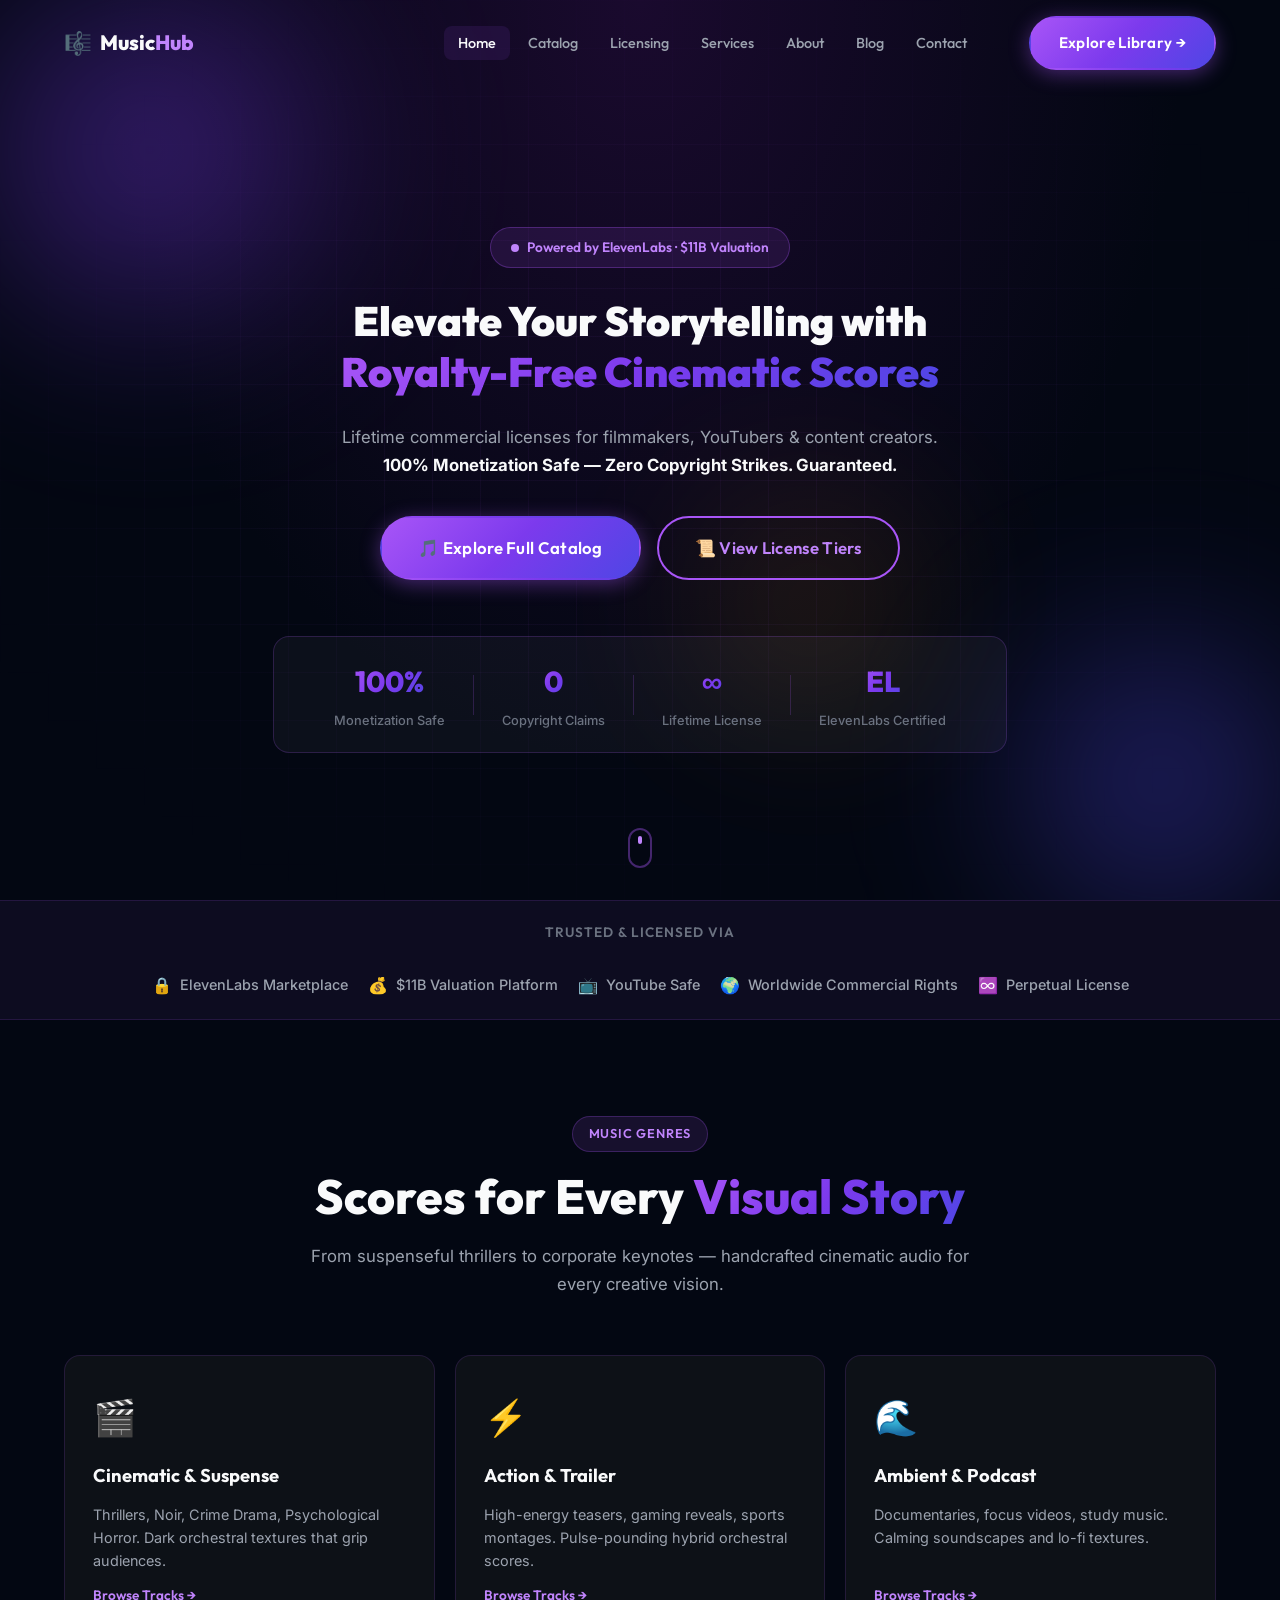
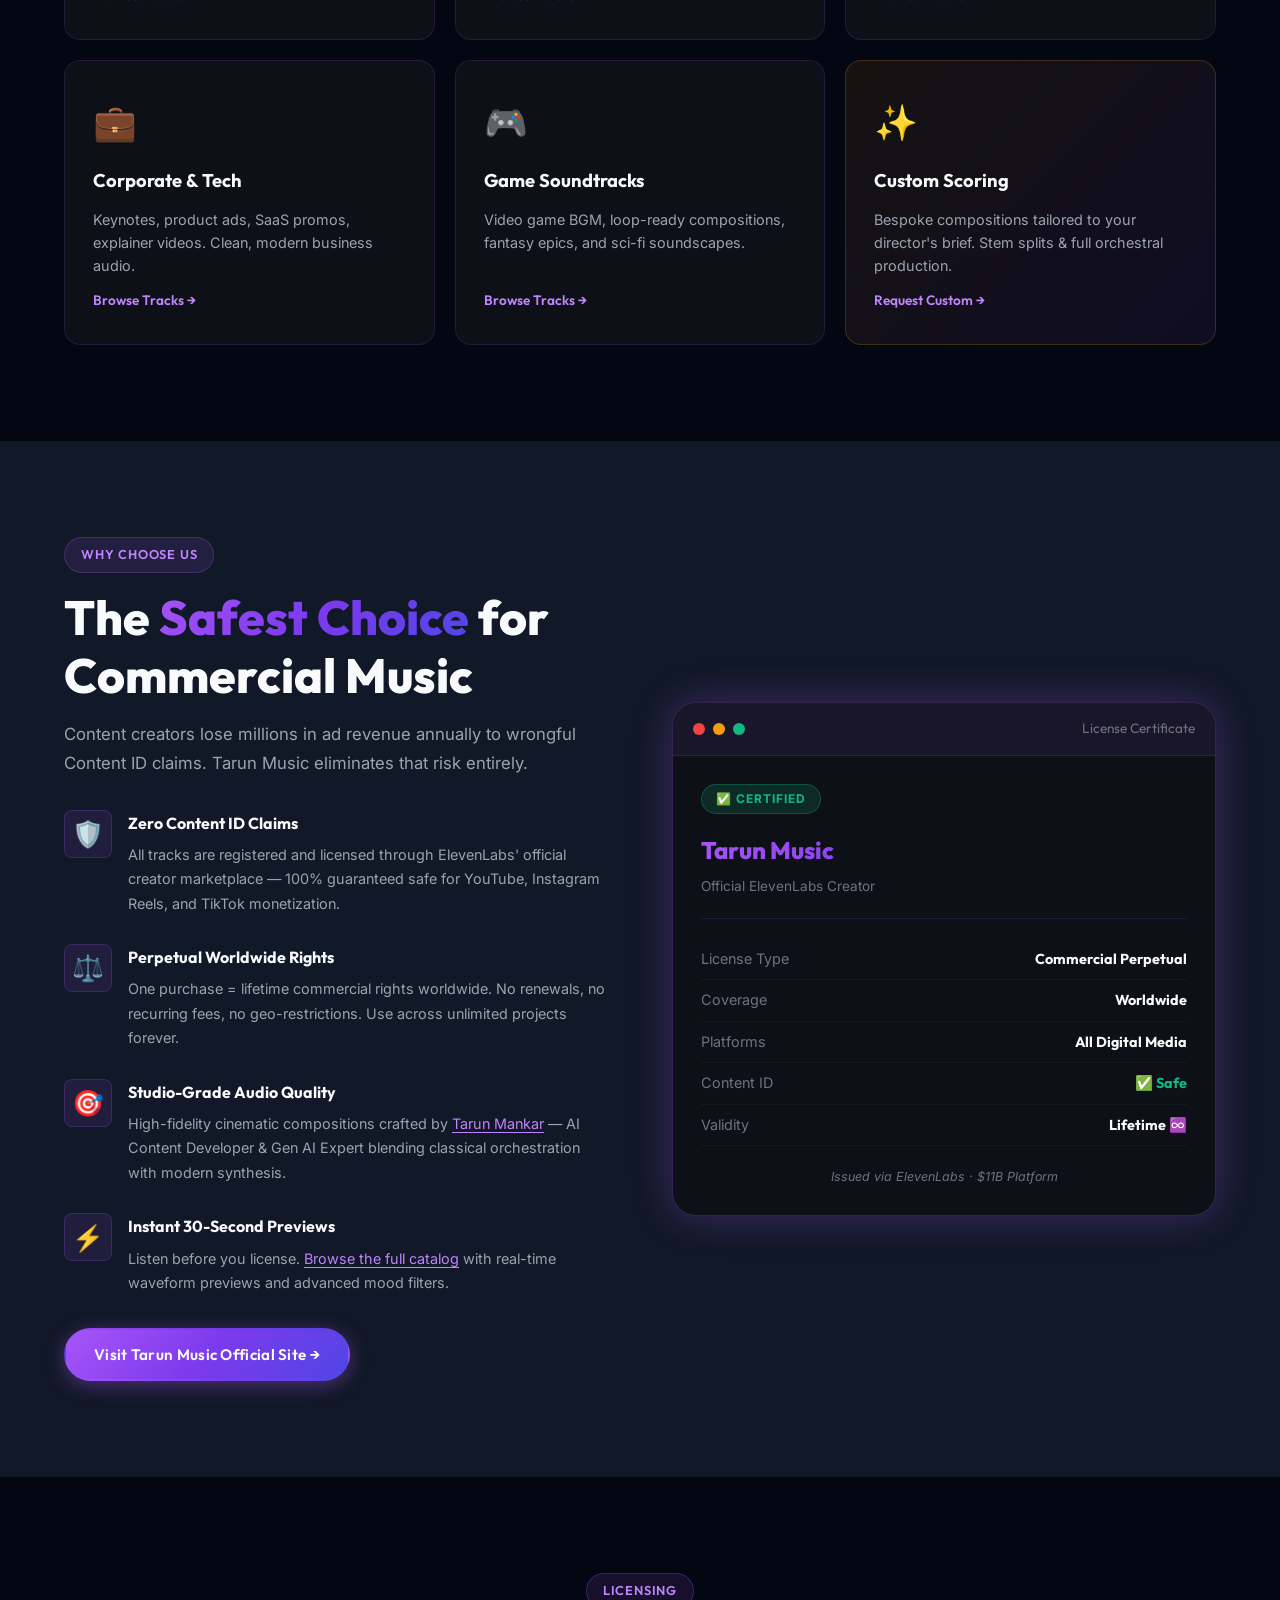
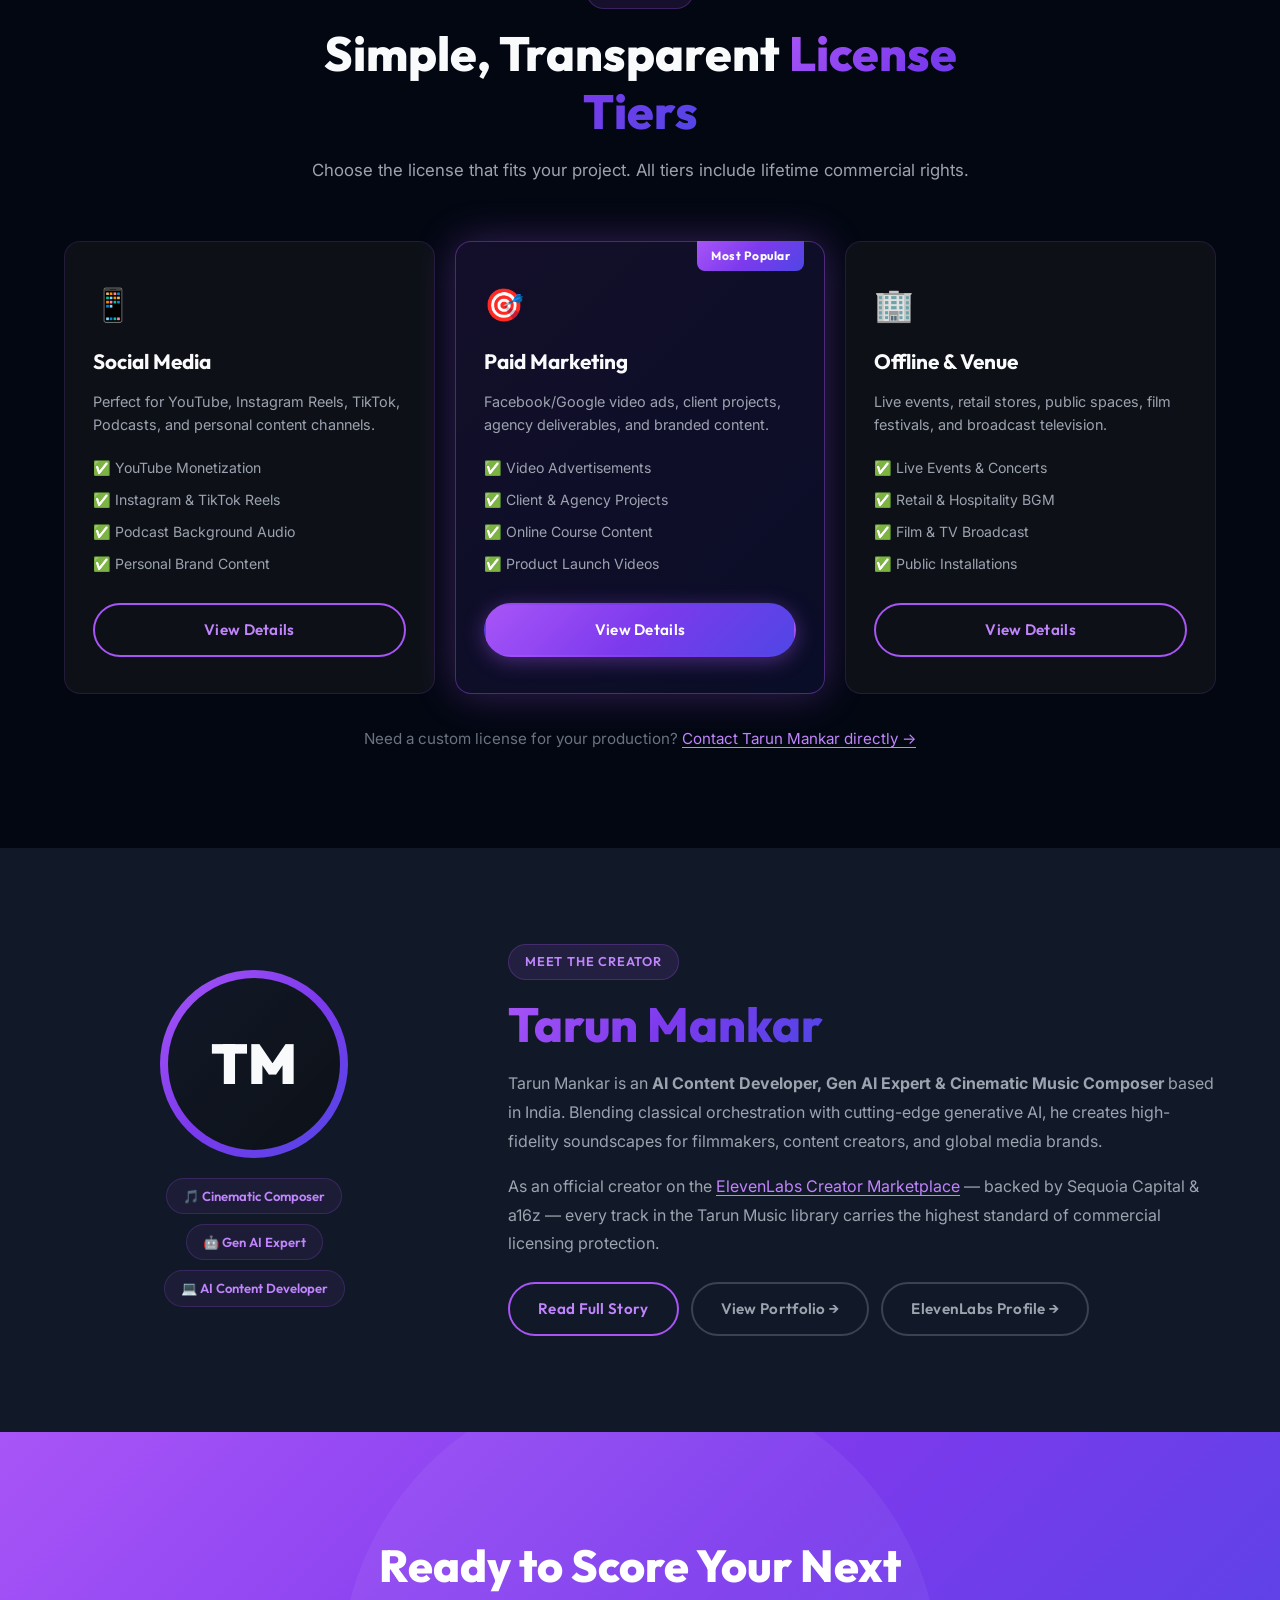
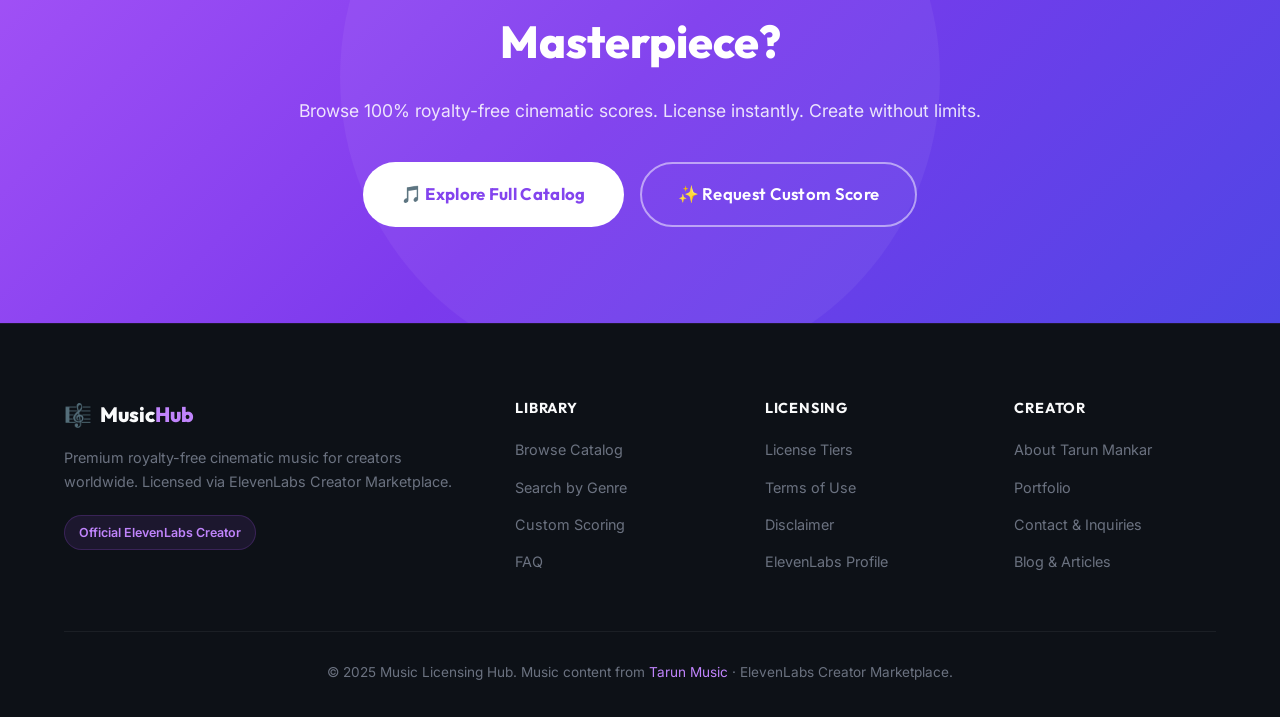
<file: index.html>
<!DOCTYPE html>
<html lang="en">
<head>
  <meta charset="UTF-8" />
  <meta name="viewport" content="width=device-width, initial-scale=1.0" />
  <title>Music Licensing Hub — Royalty-Free Cinematic Music Guide & Resources</title>
  <meta name="description" content="Music Licensing Hub — free guides on royalty-free music, avoiding YouTube copyright strikes, and commercial music licensing for filmmakers and content creators." />
  <meta name="keywords" content="royalty free music, cinematic background music, music licensing, tarun music, tarun mankar, elevenlabs music, background music for videos, copyright free music india" />
  <meta name="author" content="Music Licensing Hub" />
  <link rel="canonical" href="https://tarunmankar.github.io/music-licensing-hub/" />

  <meta property="og:type" content="website" />
  <meta property="og:title" content="Music Licensing Hub — Royalty-Free Cinematic Music Guide" />
  <meta property="og:description" content="Free resource for creators on royalty-free music licensing, avoiding YouTube copyright strikes, and cinematic background music. Features Tarun Music — ElevenLabs certified library." />
  <meta property="og:url" content="https://tarunmankar.github.io/music-licensing-hub/" />

  <!-- Schema.org JSON-LD Structured Data -->
  <script type="application/ld+json">
  {
    "@context": "https://schema.org",
    "@type": "WebSite",
    "name": "Music Licensing Hub",
    "url": "https://tarunmankar.github.io/music-licensing-hub/",
    "description": "Comprehensive resource on royalty-free music, YouTube copyright protection, and cinematic audio licensing.",
    "about": {
      "@type": "Thing",
      "name": "Royalty-Free Music Licensing"
    }
  }
  </script>

  <link rel="preconnect" href="https://fonts.googleapis.com" />
  <link rel="preconnect" href="https://fonts.gstatic.com" crossorigin />
  <link href="https://fonts.googleapis.com/css2?family=Outfit:wght@300;400;500;600;700;800;900&family=Inter:wght@300;400;500;600&display=swap" rel="stylesheet" />
  <link rel="stylesheet" href="css/style.css" />
</head>
<body>

  <!-- Navigation -->
  <nav class="navbar" id="navbar">
    <div class="nav-container">
      <a href="index.html" class="nav-logo">
        <span class="logo-icon">🎼</span>
        <span class="logo-text">Music<span class="logo-accent">Hub</span></span>
      </a>
      <ul class="nav-links" id="navLinks">
        <li><a href="index.html" class="nav-link active">Home</a></li>
        <li><a href="catalog.html" class="nav-link">Catalog</a></li>
        <li><a href="licensing.html" class="nav-link">Licensing</a></li>
        <li><a href="services.html" class="nav-link">Services</a></li>
        <li><a href="about.html" class="nav-link">About</a></li>
        <li><a href="blog.html" class="nav-link">Blog</a></li>
        <li><a href="contact.html" class="nav-link">Contact</a></li>
      </ul>
      <a href="https://www.tarunmusic.co.in/catalog" target="_blank" rel="noopener" class="btn btn-primary nav-cta">Explore Library →</a>
      <button class="hamburger" id="hamburger" aria-label="Toggle menu">
        <span></span><span></span><span></span>
      </button>
    </div>
  </nav>

  <!-- Hero Section -->
  <section class="hero" id="home">
    <div class="hero-bg">
      <div class="hero-orb hero-orb-1"></div>
      <div class="hero-orb hero-orb-2"></div>
      <div class="hero-orb hero-orb-3"></div>
      <div class="hero-grid"></div>
    </div>
    <div class="hero-content container">
      <div class="hero-badge">
        <span class="badge-dot"></span>
        Powered by ElevenLabs · $11B Valuation
      </div>
      <h1 class="hero-title">
        Elevate Your Storytelling with<br/>
        <span class="gradient-text">Royalty-Free Cinematic Scores</span>
      </h1>
      <p class="hero-subtitle">
        Lifetime commercial licenses for filmmakers, YouTubers &amp; content creators.<br/>
        <strong>100% Monetization Safe — Zero Copyright Strikes. Guaranteed.</strong>
      </p>
      <div class="hero-ctas">
        <a href="https://www.tarunmusic.co.in/catalog" target="_blank" rel="noopener" class="btn btn-primary btn-lg" id="hero-catalog-btn">
          🎵 Explore Full Catalog
        </a>
        <a href="https://www.tarunmusic.co.in/licensing" target="_blank" rel="noopener" class="btn btn-outline btn-lg" id="hero-license-btn">
          📜 View License Tiers
        </a>
      </div>
      <div class="hero-stats">
        <div class="stat-item">
          <span class="stat-number">100%</span>
          <span class="stat-label">Monetization Safe</span>
        </div>
        <div class="stat-divider"></div>
        <div class="stat-item">
          <span class="stat-number">0</span>
          <span class="stat-label">Copyright Claims</span>
        </div>
        <div class="stat-divider"></div>
        <div class="stat-item">
          <span class="stat-number">∞</span>
          <span class="stat-label">Lifetime License</span>
        </div>
        <div class="stat-divider"></div>
        <div class="stat-item">
          <span class="stat-number">EL</span>
          <span class="stat-label">ElevenLabs Certified</span>
        </div>
      </div>
    </div>
    <div class="hero-scroll-indicator">
      <div class="scroll-dot"></div>
    </div>
  </section>

  <!-- Trust Banner -->
  <section class="trust-banner">
    <div class="container">
      <div class="trust-inner">
        <span class="trust-label">Trusted &amp; Licensed via</span>
        <div class="trust-items">
          <div class="trust-item">
            <span class="trust-icon">🔒</span>
            <span>ElevenLabs Marketplace</span>
          </div>
          <div class="trust-item">
            <span class="trust-icon">💰</span>
            <span>$11B Valuation Platform</span>
          </div>
          <div class="trust-item">
            <span class="trust-icon">📺</span>
            <span>YouTube Safe</span>
          </div>
          <div class="trust-item">
            <span class="trust-icon">🌍</span>
            <span>Worldwide Commercial Rights</span>
          </div>
          <div class="trust-item">
            <span class="trust-icon">♾️</span>
            <span>Perpetual License</span>
          </div>
        </div>
      </div>
    </div>
  </section>

  <!-- Genres Grid -->
  <section class="genres-section section" id="genres">
    <div class="container">
      <div class="section-header">
        <span class="section-tag">Music Genres</span>
        <h2 class="section-title">Scores for Every <span class="gradient-text">Visual Story</span></h2>
        <p class="section-subtitle">From suspenseful thrillers to corporate keynotes — handcrafted cinematic audio for every creative vision.</p>
      </div>
      <div class="genres-grid">
        <a href="https://www.tarunmusic.co.in/search" target="_blank" rel="noopener" class="genre-card" id="genre-cinematic">
          <div class="genre-icon-wrap">🎬</div>
          <h3 class="genre-name">Cinematic &amp; Suspense</h3>
          <p class="genre-desc">Thrillers, Noir, Crime Drama, Psychological Horror. Dark orchestral textures that grip audiences.</p>
          <span class="genre-link">Browse Tracks →</span>
        </a>
        <a href="https://www.tarunmusic.co.in/search" target="_blank" rel="noopener" class="genre-card" id="genre-action">
          <div class="genre-icon-wrap">⚡</div>
          <h3 class="genre-name">Action &amp; Trailer</h3>
          <p class="genre-desc">High-energy teasers, gaming reveals, sports montages. Pulse-pounding hybrid orchestral scores.</p>
          <span class="genre-link">Browse Tracks →</span>
        </a>
        <a href="https://www.tarunmusic.co.in/search" target="_blank" rel="noopener" class="genre-card" id="genre-ambient">
          <div class="genre-icon-wrap">🌊</div>
          <h3 class="genre-name">Ambient &amp; Podcast</h3>
          <p class="genre-desc">Documentaries, focus videos, study music. Calming soundscapes and lo-fi textures.</p>
          <span class="genre-link">Browse Tracks →</span>
        </a>
        <a href="https://www.tarunmusic.co.in/search" target="_blank" rel="noopener" class="genre-card" id="genre-corporate">
          <div class="genre-icon-wrap">💼</div>
          <h3 class="genre-name">Corporate &amp; Tech</h3>
          <p class="genre-desc">Keynotes, product ads, SaaS promos, explainer videos. Clean, modern business audio.</p>
          <span class="genre-link">Browse Tracks →</span>
        </a>
        <a href="https://www.tarunmusic.co.in/search" target="_blank" rel="noopener" class="genre-card" id="genre-gaming">
          <div class="genre-icon-wrap">🎮</div>
          <h3 class="genre-name">Game Soundtracks</h3>
          <p class="genre-desc">Video game BGM, loop-ready compositions, fantasy epics, and sci-fi soundscapes.</p>
          <span class="genre-link">Browse Tracks →</span>
        </a>
        <a href="https://www.tarunmusic.co.in/services" target="_blank" rel="noopener" class="genre-card genre-card-custom" id="genre-custom">
          <div class="genre-icon-wrap">✨</div>
          <h3 class="genre-name">Custom Scoring</h3>
          <p class="genre-desc">Bespoke compositions tailored to your director's brief. Stem splits &amp; full orchestral production.</p>
          <span class="genre-link">Request Custom →</span>
        </a>
      </div>
    </div>
  </section>

  <!-- Why Tarun Music -->
  <section class="why-section section" id="why">
    <div class="container">
      <div class="why-inner">
        <div class="why-content">
          <span class="section-tag">Why Choose Us</span>
          <h2 class="section-title">The <span class="gradient-text">Safest Choice</span> for Commercial Music</h2>
          <p class="section-subtitle">Content creators lose millions in ad revenue annually to wrongful Content ID claims. Tarun Music eliminates that risk entirely.</p>
          <div class="why-features">
            <div class="why-feature">
              <div class="feature-icon">🛡️</div>
              <div class="feature-text">
                <h4>Zero Content ID Claims</h4>
                <p>All tracks are registered and licensed through ElevenLabs' official creator marketplace — 100% guaranteed safe for YouTube, Instagram Reels, and TikTok monetization.</p>
              </div>
            </div>
            <div class="why-feature">
              <div class="feature-icon">⚖️</div>
              <div class="feature-text">
                <h4>Perpetual Worldwide Rights</h4>
                <p>One purchase = lifetime commercial rights worldwide. No renewals, no recurring fees, no geo-restrictions. Use across unlimited projects forever.</p>
              </div>
            </div>
            <div class="why-feature">
              <div class="feature-icon">🎯</div>
              <div class="feature-text">
                <h4>Studio-Grade Audio Quality</h4>
                <p>High-fidelity cinematic compositions crafted by <a href="https://www.tarunmusic.co.in/about" target="_blank" rel="noopener" class="inline-link">Tarun Mankar</a> — AI Content Developer &amp; Gen AI Expert blending classical orchestration with modern synthesis.</p>
              </div>
            </div>
            <div class="why-feature">
              <div class="feature-icon">⚡</div>
              <div class="feature-text">
                <h4>Instant 30-Second Previews</h4>
                <p>Listen before you license. <a href="https://www.tarunmusic.co.in/catalog" target="_blank" rel="noopener" class="inline-link">Browse the full catalog</a> with real-time waveform previews and advanced mood filters.</p>
              </div>
            </div>
          </div>
          <a href="https://www.tarunmusic.co.in" target="_blank" rel="noopener" class="btn btn-primary" id="why-cta-btn">Visit Tarun Music Official Site →</a>
        </div>
        <div class="why-visual">
          <div class="visual-card">
            <div class="vc-header">
              <span class="vc-dot red"></span>
              <span class="vc-dot yellow"></span>
              <span class="vc-dot green"></span>
              <span class="vc-title">License Certificate</span>
            </div>
            <div class="vc-body">
              <div class="vc-badge">✅ CERTIFIED</div>
              <h3 class="vc-name">Tarun Music</h3>
              <p class="vc-sub">Official ElevenLabs Creator</p>
              <div class="vc-divider"></div>
              <div class="vc-row"><span>License Type</span><strong>Commercial Perpetual</strong></div>
              <div class="vc-row"><span>Coverage</span><strong>Worldwide</strong></div>
              <div class="vc-row"><span>Platforms</span><strong>All Digital Media</strong></div>
              <div class="vc-row"><span>Content ID</span><strong class="safe">✅ Safe</strong></div>
              <div class="vc-row"><span>Validity</span><strong>Lifetime ♾️</strong></div>
              <div class="vc-issuer">Issued via ElevenLabs · $11B Platform</div>
            </div>
          </div>
        </div>
      </div>
    </div>
  </section>

  <!-- Licensing Preview -->
  <section class="licensing-preview section" id="licensing">
    <div class="container">
      <div class="section-header">
        <span class="section-tag">Licensing</span>
        <h2 class="section-title">Simple, Transparent <span class="gradient-text">License Tiers</span></h2>
        <p class="section-subtitle">Choose the license that fits your project. All tiers include lifetime commercial rights.</p>
      </div>
      <div class="license-cards">
        <div class="license-card" id="license-social">
          <div class="lc-icon">📱</div>
          <h3 class="lc-title">Social Media</h3>
          <p class="lc-desc">Perfect for YouTube, Instagram Reels, TikTok, Podcasts, and personal content channels.</p>
          <ul class="lc-features">
            <li>✅ YouTube Monetization</li>
            <li>✅ Instagram &amp; TikTok Reels</li>
            <li>✅ Podcast Background Audio</li>
            <li>✅ Personal Brand Content</li>
          </ul>
          <a href="https://www.tarunmusic.co.in/licensing" target="_blank" rel="noopener" class="btn btn-outline lc-btn">View Details</a>
        </div>
        <div class="license-card license-card-featured" id="license-commercial">
          <div class="lc-badge">Most Popular</div>
          <div class="lc-icon">🎯</div>
          <h3 class="lc-title">Paid Marketing</h3>
          <p class="lc-desc">Facebook/Google video ads, client projects, agency deliverables, and branded content.</p>
          <ul class="lc-features">
            <li>✅ Video Advertisements</li>
            <li>✅ Client &amp; Agency Projects</li>
            <li>✅ Online Course Content</li>
            <li>✅ Product Launch Videos</li>
          </ul>
          <a href="https://www.tarunmusic.co.in/licensing" target="_blank" rel="noopener" class="btn btn-primary lc-btn">View Details</a>
        </div>
        <div class="license-card" id="license-offline">
          <div class="lc-icon">🏢</div>
          <h3 class="lc-title">Offline &amp; Venue</h3>
          <p class="lc-desc">Live events, retail stores, public spaces, film festivals, and broadcast television.</p>
          <ul class="lc-features">
            <li>✅ Live Events &amp; Concerts</li>
            <li>✅ Retail &amp; Hospitality BGM</li>
            <li>✅ Film &amp; TV Broadcast</li>
            <li>✅ Public Installations</li>
          </ul>
          <a href="https://www.tarunmusic.co.in/licensing" target="_blank" rel="noopener" class="btn btn-outline lc-btn">View Details</a>
        </div>
      </div>
      <div class="license-footer">
        <p>Need a custom license for your production? <a href="https://www.tarunmusic.co.in/contact" target="_blank" rel="noopener" class="inline-link">Contact Tarun Mankar directly →</a></p>
      </div>
    </div>
  </section>

  <!-- Creator Section -->
  <section class="creator-section section" id="creator">
    <div class="container">
      <div class="creator-inner">
        <div class="creator-visual">
          <div class="creator-avatar">
            <div class="avatar-ring"></div>
            <div class="avatar-inner">TM</div>
          </div>
          <div class="creator-badges">
            <div class="cb-badge">🎵 Cinematic Composer</div>
            <div class="cb-badge">🤖 Gen AI Expert</div>
            <div class="cb-badge">💻 AI Content Developer</div>
          </div>
        </div>
        <div class="creator-content">
          <span class="section-tag">Meet the Creator</span>
          <h2 class="section-title"><span class="gradient-text">Tarun Mankar</span></h2>
          <p class="creator-bio">
            Tarun Mankar is an <strong>AI Content Developer, Gen AI Expert &amp; Cinematic Music Composer</strong> based in India. Blending classical orchestration with cutting-edge generative AI, he creates high-fidelity soundscapes for filmmakers, content creators, and global media brands.
          </p>
          <p class="creator-bio">
            As an official creator on the <a href="https://elevenlabs.io/app/music/explore/creator/LfAdKsiGjPdvt8Qcs1o6" target="_blank" rel="noopener" class="inline-link">ElevenLabs Creator Marketplace</a> — backed by Sequoia Capital &amp; a16z — every track in the Tarun Music library carries the highest standard of commercial licensing protection.
          </p>
          <div class="creator-links">
            <a href="https://www.tarunmusic.co.in/about" target="_blank" rel="noopener" class="btn btn-outline" id="creator-about-btn">Read Full Story</a>
            <a href="https://tarunmankar.github.io/" target="_blank" rel="noopener" class="btn btn-ghost" id="creator-portfolio-btn">View Portfolio →</a>
            <a href="https://elevenlabs.io/app/music/explore/creator/LfAdKsiGjPdvt8Qcs1o6" target="_blank" rel="noopener" class="btn btn-ghost" id="creator-el-btn">ElevenLabs Profile →</a>
          </div>
        </div>
      </div>
    </div>
  </section>

  <!-- CTA Banner -->
  <section class="cta-banner section">
    <div class="container">
      <div class="cta-inner">
        <div class="cta-orb"></div>
        <h2 class="cta-title">Ready to Score Your Next Masterpiece?</h2>
        <p class="cta-subtitle">Browse 100% royalty-free cinematic scores. License instantly. Create without limits.</p>
        <div class="cta-buttons">
          <a href="https://www.tarunmusic.co.in/catalog" target="_blank" rel="noopener" class="btn btn-white btn-lg" id="cta-catalog-btn">🎵 Explore Full Catalog</a>
          <a href="https://www.tarunmusic.co.in/services" target="_blank" rel="noopener" class="btn btn-outline-white btn-lg" id="cta-services-btn">✨ Request Custom Score</a>
        </div>
      </div>
    </div>
  </section>

  <!-- Footer -->
  <footer class="footer">
    <div class="container">
      <div class="footer-grid">
        <div class="footer-brand">
          <a href="index.html" class="nav-logo">
            <span class="logo-icon">🎼</span>
            <span class="logo-text">Music<span class="logo-accent">Hub</span></span>
          </a>
          <p class="footer-tagline">Premium royalty-free cinematic music for creators worldwide. Licensed via ElevenLabs Creator Marketplace.</p>
          <div class="footer-el-badge">
            <span>Official ElevenLabs Creator</span>
          </div>
        </div>
        <div class="footer-col">
          <h4 class="footer-heading">Library</h4>
          <ul class="footer-links">
            <li><a href="https://www.tarunmusic.co.in/catalog" target="_blank" rel="noopener">Browse Catalog</a></li>
            <li><a href="https://www.tarunmusic.co.in/search" target="_blank" rel="noopener">Search by Genre</a></li>
            <li><a href="https://www.tarunmusic.co.in/services" target="_blank" rel="noopener">Custom Scoring</a></li>
            <li><a href="https://www.tarunmusic.co.in/faq" target="_blank" rel="noopener">FAQ</a></li>
          </ul>
        </div>
        <div class="footer-col">
          <h4 class="footer-heading">Licensing</h4>
          <ul class="footer-links">
            <li><a href="https://www.tarunmusic.co.in/licensing" target="_blank" rel="noopener">License Tiers</a></li>
            <li><a href="https://www.tarunmusic.co.in/terms" target="_blank" rel="noopener">Terms of Use</a></li>
            <li><a href="https://www.tarunmusic.co.in/disclaimer" target="_blank" rel="noopener">Disclaimer</a></li>
            <li><a href="https://elevenlabs.io/app/music/explore/creator/LfAdKsiGjPdvt8Qcs1o6" target="_blank" rel="noopener">ElevenLabs Profile</a></li>
          </ul>
        </div>
        <div class="footer-col">
          <h4 class="footer-heading">Creator</h4>
          <ul class="footer-links">
            <li><a href="https://www.tarunmusic.co.in/about" target="_blank" rel="noopener">About Tarun Mankar</a></li>
            <li><a href="https://tarunmankar.github.io/" target="_blank" rel="noopener">Portfolio</a></li>
            <li><a href="https://www.tarunmusic.co.in/contact" target="_blank" rel="noopener">Contact & Inquiries</a></li>
            <li><a href="blog.html">Blog & Articles</a></li>
          </ul>
        </div>
      </div>
      <div class="footer-bottom">
        <p>© 2025 Music Licensing Hub. Music content from <a href="https://www.tarunmusic.co.in" target="_blank" rel="noopener">Tarun Music</a> · ElevenLabs Creator Marketplace.</p>
      </div>
    </div>
  </footer>

  <script src="js/main.js"></script>
</body>
</html>
</file>
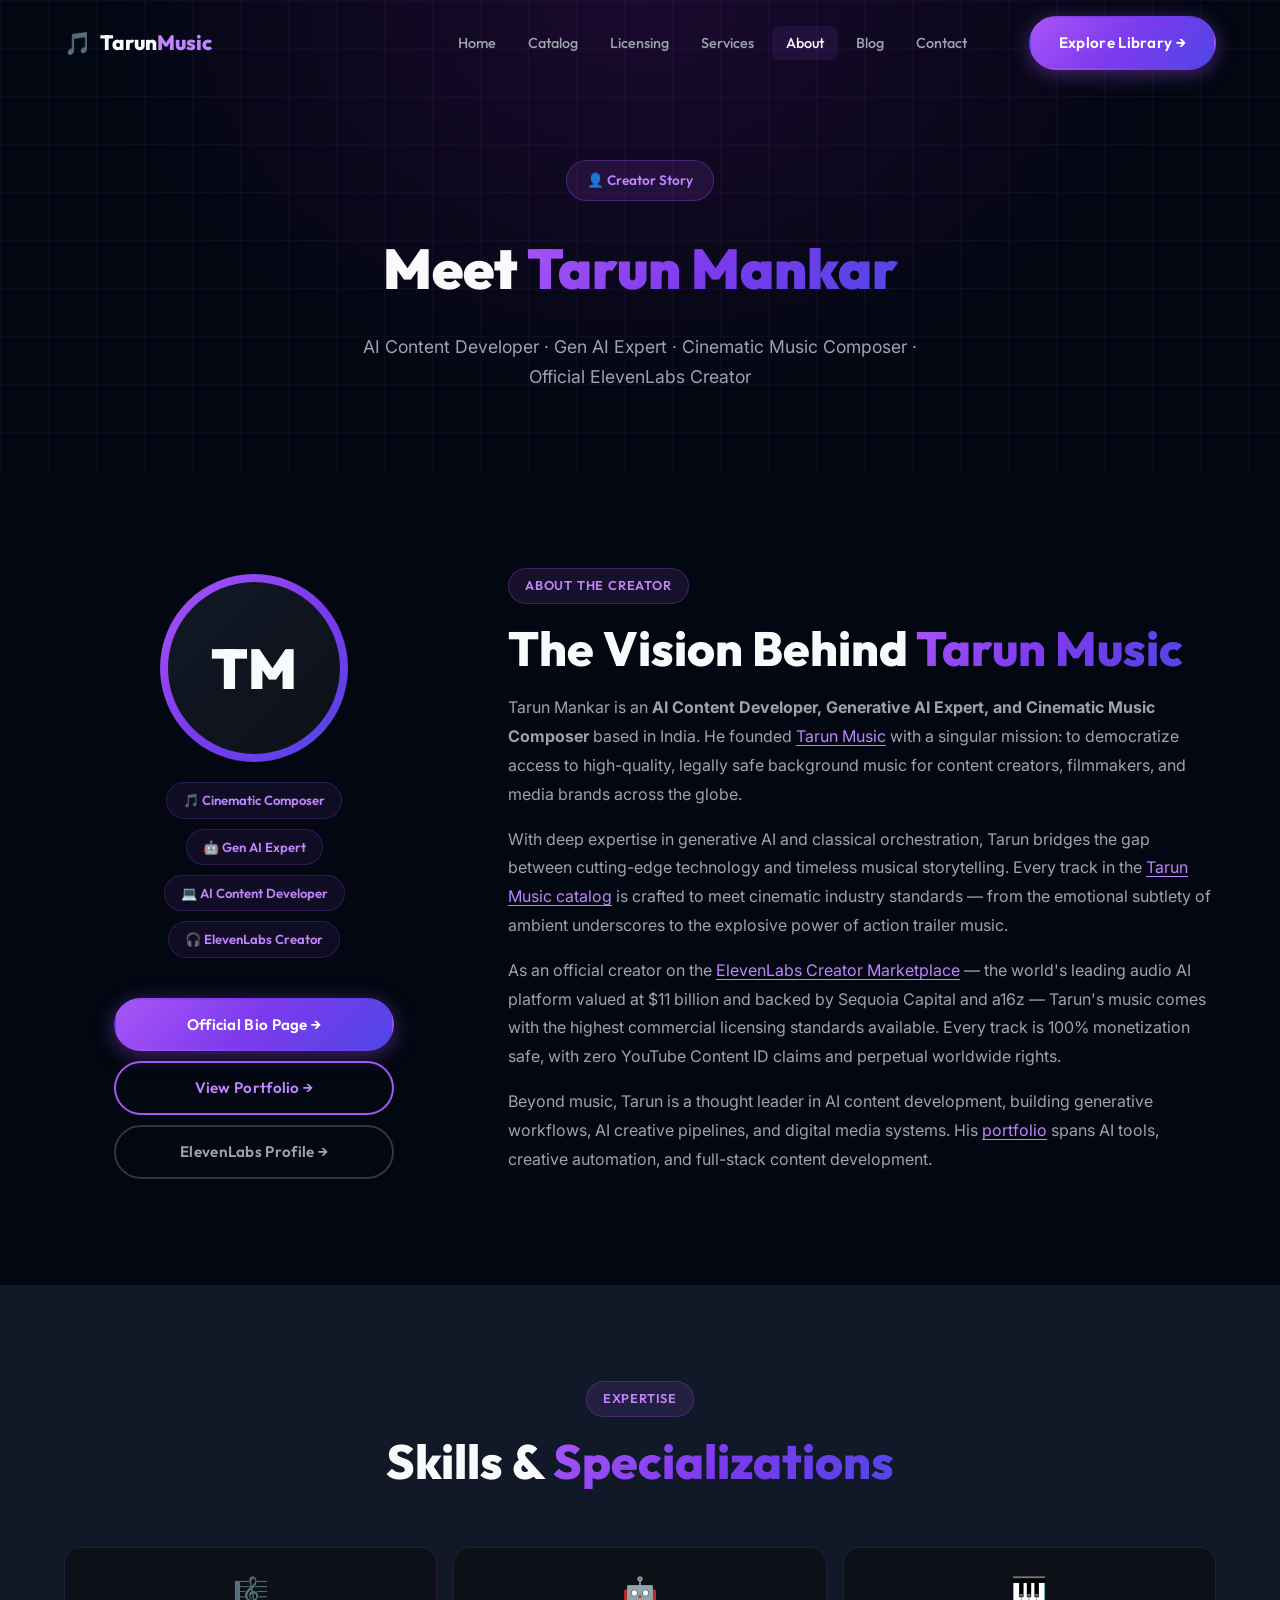
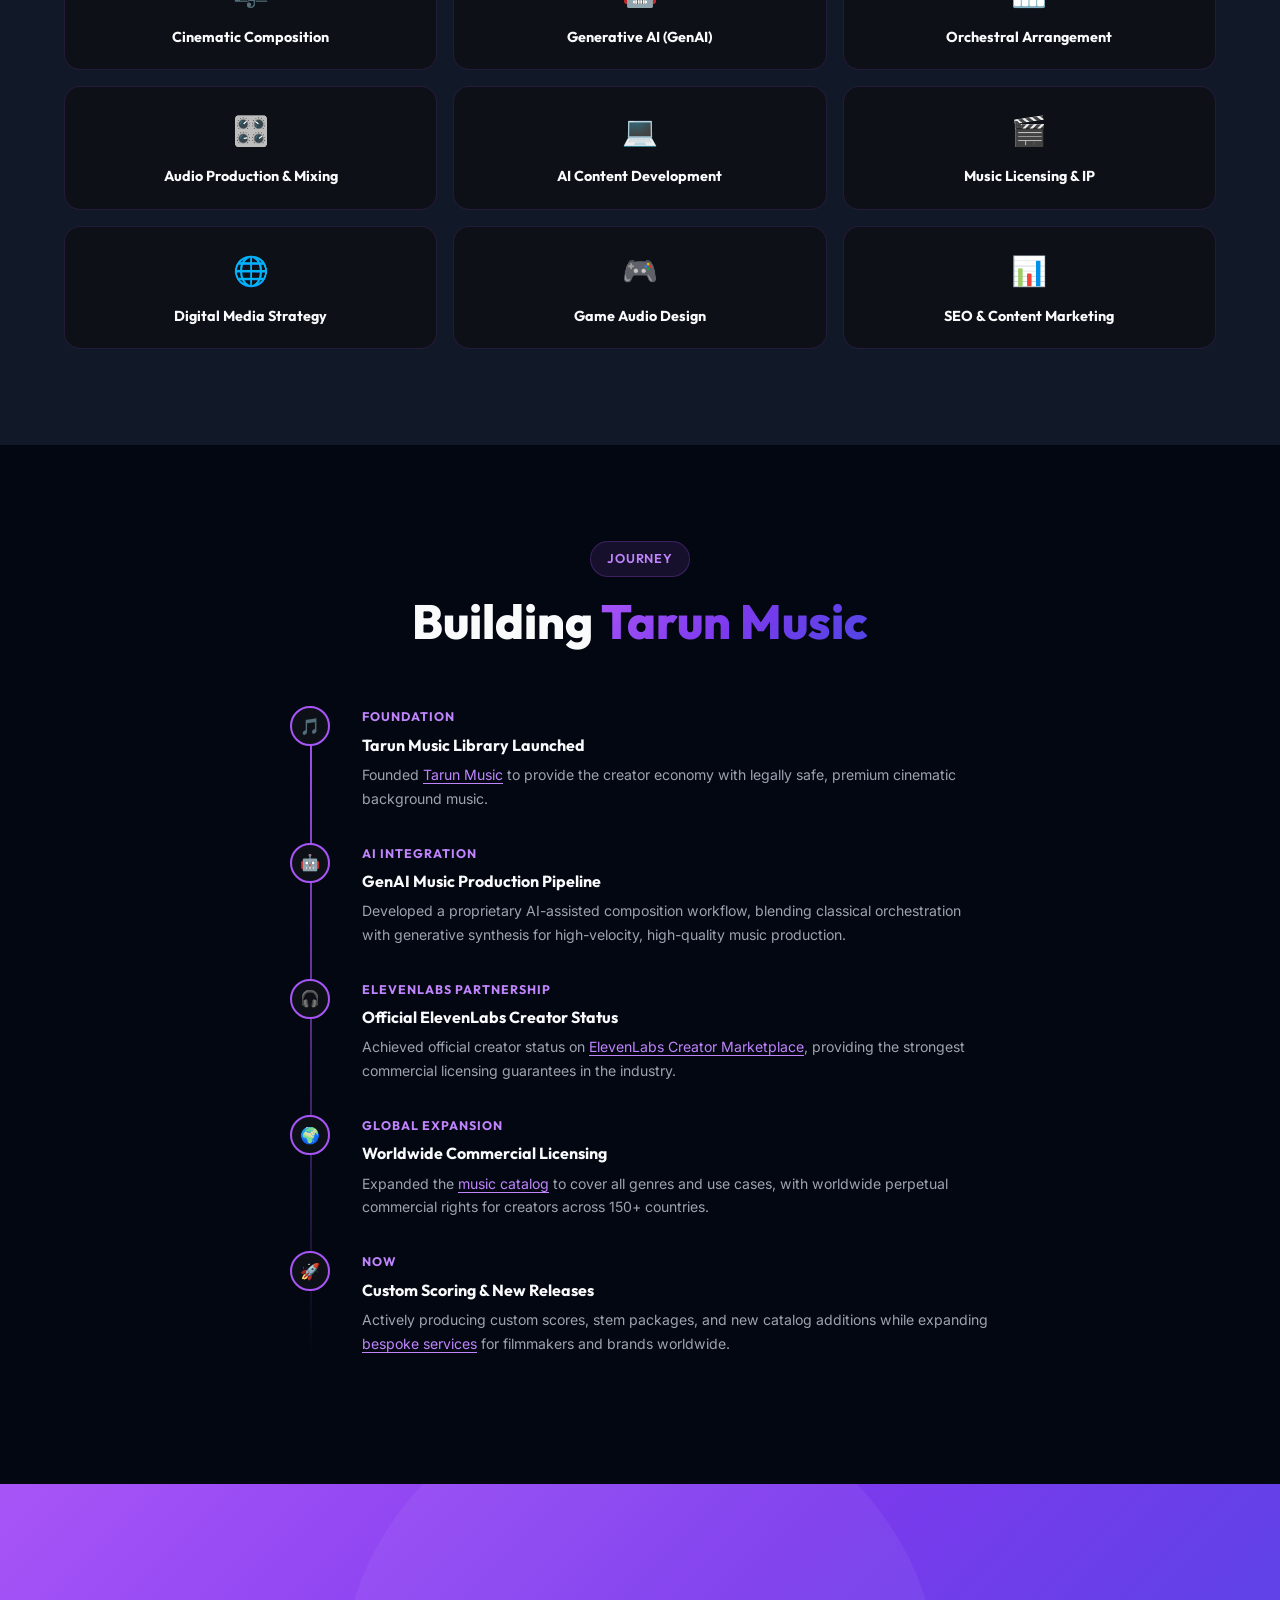
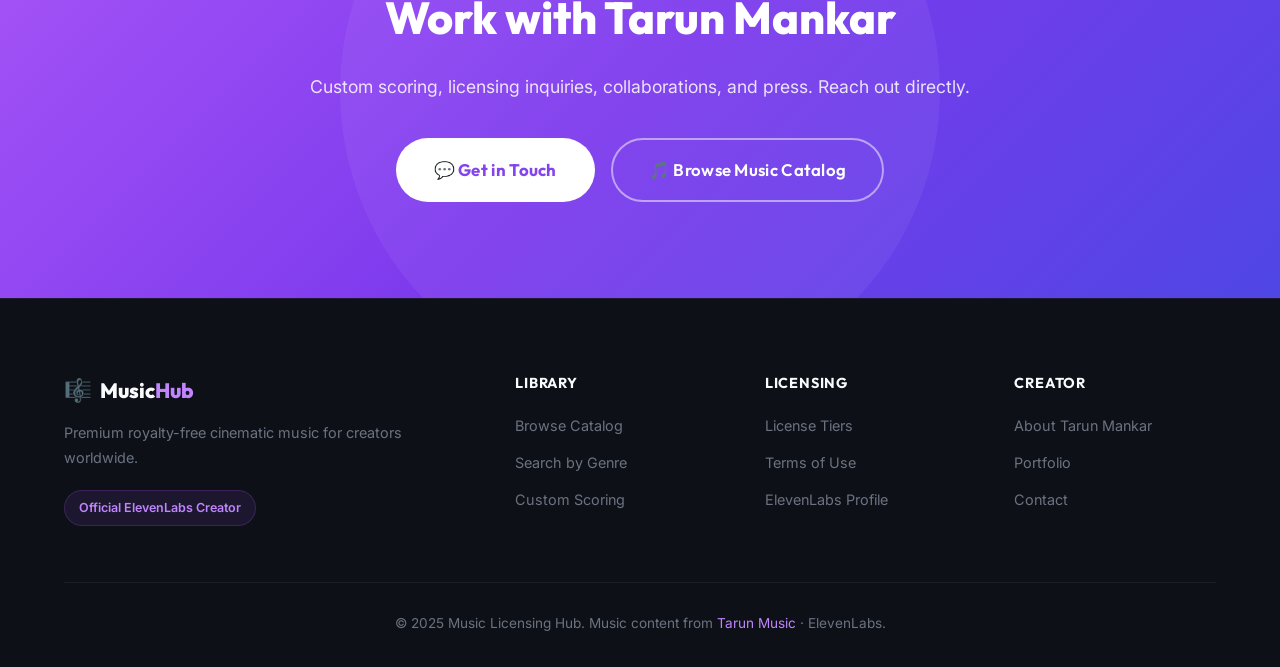
<file: about.html>
<!DOCTYPE html>
<html lang="en">
<head>
  <meta charset="UTF-8" />
  <meta name="viewport" content="width=device-width, initial-scale=1.0" />
  <title>About Tarun Mankar — AI Content Developer & Cinematic Music Composer</title>
  <meta name="description" content="Meet Tarun Mankar — AI Content Developer, Gen AI Expert & Cinematic Music Composer behind Tarun Music. Official ElevenLabs Creator. Builder of India's premier royalty-free music library." />
  <meta name="keywords" content="tarun mankar, ai content developer, gen ai expert, cinematic music composer, elevenlabs creator, tarun music about, india music composer" />
  <link rel="canonical" href="https://tarunmankar.github.io/music-licensing-hub/about.html" />
  <link rel="preconnect" href="https://fonts.googleapis.com" />
  <link rel="preconnect" href="https://fonts.gstatic.com" crossorigin />
  <link href="https://fonts.googleapis.com/css2?family=Outfit:wght@300;400;500;600;700;800;900&family=Inter:wght@300;400;500;600&display=swap" rel="stylesheet" />
  <link rel="stylesheet" href="css/style.css" />
  <style>
    .timeline {
      position: relative;
      max-width: 700px;
      margin: 40px auto 0;
    }
    .timeline::before {
      content: '';
      position: absolute;
      left: 20px;
      top: 0;
      bottom: 0;
      width: 2px;
      background: linear-gradient(to bottom, var(--primary), transparent);
    }
    .timeline-item {
      display: flex;
      gap: 32px;
      align-items: flex-start;
      margin-bottom: 32px;
      position: relative;
    }
    .tl-dot {
      width: 40px;
      height: 40px;
      flex-shrink: 0;
      border-radius: 50%;
      background: var(--bg-card);
      border: 2px solid var(--primary);
      display: flex;
      align-items: center;
      justify-content: center;
      font-size: 1rem;
      z-index: 1;
    }
    .tl-content { flex-grow: 1; }
    .tl-year {
      font-family: var(--font-heading);
      font-size: 0.78rem;
      font-weight: 700;
      color: var(--primary-light);
      letter-spacing: 1px;
      text-transform: uppercase;
      margin-bottom: 4px;
    }
    .tl-title {
      font-family: var(--font-heading);
      font-weight: 700;
      margin-bottom: 4px;
    }
    .tl-desc { font-size: 0.88rem; color: var(--text-secondary); }
    .skills-grid {
      display: grid;
      grid-template-columns: repeat(3, 1fr);
      gap: 16px;
      margin-top: 32px;
    }
    .skill-item {
      background: var(--bg-card);
      border: 1px solid var(--bg-card-border);
      border-radius: var(--radius);
      padding: 20px;
      text-align: center;
      transition: all var(--transition);
    }
    .skill-item:hover {
      border-color: rgba(168,85,247,0.4);
      transform: translateY(-3px);
    }
    .skill-icon { font-size: 1.8rem; margin-bottom: 8px; }
    .skill-name { font-family: var(--font-heading); font-weight: 700; font-size: 0.9rem; }
    @media (max-width: 768px) {
      .skills-grid { grid-template-columns: repeat(2, 1fr); }
    }
  </style>
</head>
<body>
  <nav class="navbar" id="navbar">
    <div class="nav-container">
      <a href="index.html" class="nav-logo">
        <span class="logo-icon">🎵</span>
        <span class="logo-text">Tarun<span class="logo-accent">Music</span></span>
      </a>
      <ul class="nav-links" id="navLinks">
        <li><a href="index.html" class="nav-link">Home</a></li>
        <li><a href="catalog.html" class="nav-link">Catalog</a></li>
        <li><a href="licensing.html" class="nav-link">Licensing</a></li>
        <li><a href="services.html" class="nav-link">Services</a></li>
        <li><a href="about.html" class="nav-link active">About</a></li>
        <li><a href="blog.html" class="nav-link">Blog</a></li>
        <li><a href="contact.html" class="nav-link">Contact</a></li>
      </ul>
      <a href="https://www.tarunmusic.co.in/catalog" target="_blank" rel="noopener" class="btn btn-primary nav-cta">Explore Library →</a>
      <button class="hamburger" id="hamburger" aria-label="Toggle menu">
        <span></span><span></span><span></span>
      </button>
    </div>
  </nav>

  <section class="page-hero">
    <div class="container">
      <div class="hero-badge">👤 Creator Story</div>
      <h1 class="page-hero-title">Meet <span class="gradient-text">Tarun Mankar</span></h1>
      <p class="page-hero-subtitle">AI Content Developer · Gen AI Expert · Cinematic Music Composer · Official ElevenLabs Creator</p>
    </div>
  </section>

  <!-- Creator Bio -->
  <section class="section" style="background: var(--bg-base);">
    <div class="container">
      <div class="creator-inner">
        <div class="creator-visual">
          <div class="creator-avatar">
            <div class="avatar-ring"></div>
            <div class="avatar-inner">TM</div>
          </div>
          <div class="creator-badges">
            <div class="cb-badge">🎵 Cinematic Composer</div>
            <div class="cb-badge">🤖 Gen AI Expert</div>
            <div class="cb-badge">💻 AI Content Developer</div>
            <div class="cb-badge">🎧 ElevenLabs Creator</div>
          </div>
          <div style="margin-top: 16px; display: flex; flex-direction: column; gap: 10px; align-items: center; width: 100%;">
            <a href="https://www.tarunmusic.co.in/about" target="_blank" rel="noopener" class="btn btn-primary" style="width: 100%; max-width: 280px; justify-content: center;" id="about-official-btn">Official Bio Page →</a>
            <a href="https://tarunmankar.github.io/" target="_blank" rel="noopener" class="btn btn-outline" style="width: 100%; max-width: 280px; justify-content: center;" id="about-portfolio-btn">View Portfolio →</a>
            <a href="https://elevenlabs.io/app/music/explore/creator/LfAdKsiGjPdvt8Qcs1o6" target="_blank" rel="noopener" class="btn btn-ghost" style="width: 100%; max-width: 280px; justify-content: center;" id="about-el-btn">ElevenLabs Profile →</a>
          </div>
        </div>
        <div class="creator-content">
          <span class="section-tag">About the Creator</span>
          <h2 class="section-title">The Vision Behind <span class="gradient-text">Tarun Music</span></h2>
          <p class="creator-bio">
            Tarun Mankar is an <strong>AI Content Developer, Generative AI Expert, and Cinematic Music Composer</strong> based in India. He founded <a href="https://www.tarunmusic.co.in" target="_blank" rel="noopener" class="inline-link">Tarun Music</a> with a singular mission: to democratize access to high-quality, legally safe background music for content creators, filmmakers, and media brands across the globe.
          </p>
          <p class="creator-bio">
            With deep expertise in generative AI and classical orchestration, Tarun bridges the gap between cutting-edge technology and timeless musical storytelling. Every track in the <a href="https://www.tarunmusic.co.in/catalog" target="_blank" rel="noopener" class="inline-link">Tarun Music catalog</a> is crafted to meet cinematic industry standards — from the emotional subtlety of ambient underscores to the explosive power of action trailer music.
          </p>
          <p class="creator-bio">
            As an official creator on the <a href="https://elevenlabs.io/app/music/explore/creator/LfAdKsiGjPdvt8Qcs1o6" target="_blank" rel="noopener" class="inline-link">ElevenLabs Creator Marketplace</a> — the world's leading audio AI platform valued at $11 billion and backed by Sequoia Capital and a16z — Tarun's music comes with the highest commercial licensing standards available. Every track is 100% monetization safe, with zero YouTube Content ID claims and perpetual worldwide rights.
          </p>
          <p class="creator-bio">
            Beyond music, Tarun is a thought leader in AI content development, building generative workflows, AI creative pipelines, and digital media systems. His <a href="https://tarunmankar.github.io/" target="_blank" rel="noopener" class="inline-link">portfolio</a> spans AI tools, creative automation, and full-stack content development.
          </p>
        </div>
      </div>
    </div>
  </section>

  <!-- Skills -->
  <section class="section" style="background: var(--bg-card-2);">
    <div class="container">
      <div class="section-header">
        <span class="section-tag">Expertise</span>
        <h2 class="section-title">Skills &amp; <span class="gradient-text">Specializations</span></h2>
      </div>
      <div class="skills-grid">
        <div class="skill-item"><div class="skill-icon">🎼</div><div class="skill-name">Cinematic Composition</div></div>
        <div class="skill-item"><div class="skill-icon">🤖</div><div class="skill-name">Generative AI (GenAI)</div></div>
        <div class="skill-item"><div class="skill-icon">🎹</div><div class="skill-name">Orchestral Arrangement</div></div>
        <div class="skill-item"><div class="skill-icon">🎛️</div><div class="skill-name">Audio Production &amp; Mixing</div></div>
        <div class="skill-item"><div class="skill-icon">💻</div><div class="skill-name">AI Content Development</div></div>
        <div class="skill-item"><div class="skill-icon">🎬</div><div class="skill-name">Music Licensing &amp; IP</div></div>
        <div class="skill-item"><div class="skill-icon">🌐</div><div class="skill-name">Digital Media Strategy</div></div>
        <div class="skill-item"><div class="skill-icon">🎮</div><div class="skill-name">Game Audio Design</div></div>
        <div class="skill-item"><div class="skill-icon">📊</div><div class="skill-name">SEO &amp; Content Marketing</div></div>
      </div>
    </div>
  </section>

  <!-- Timeline -->
  <section class="section" style="background: var(--bg-base);">
    <div class="container">
      <div class="section-header">
        <span class="section-tag">Journey</span>
        <h2 class="section-title">Building <span class="gradient-text">Tarun Music</span></h2>
      </div>
      <div class="timeline">
        <div class="timeline-item">
          <div class="tl-dot">🎵</div>
          <div class="tl-content">
            <div class="tl-year">Foundation</div>
            <div class="tl-title">Tarun Music Library Launched</div>
            <p class="tl-desc">Founded <a href="https://www.tarunmusic.co.in" target="_blank" rel="noopener" class="inline-link">Tarun Music</a> to provide the creator economy with legally safe, premium cinematic background music.</p>
          </div>
        </div>
        <div class="timeline-item">
          <div class="tl-dot">🤖</div>
          <div class="tl-content">
            <div class="tl-year">AI Integration</div>
            <div class="tl-title">GenAI Music Production Pipeline</div>
            <p class="tl-desc">Developed a proprietary AI-assisted composition workflow, blending classical orchestration with generative synthesis for high-velocity, high-quality music production.</p>
          </div>
        </div>
        <div class="timeline-item">
          <div class="tl-dot">🎧</div>
          <div class="tl-content">
            <div class="tl-year">ElevenLabs Partnership</div>
            <div class="tl-title">Official ElevenLabs Creator Status</div>
            <p class="tl-desc">Achieved official creator status on <a href="https://elevenlabs.io/app/music/explore/creator/LfAdKsiGjPdvt8Qcs1o6" target="_blank" rel="noopener" class="inline-link">ElevenLabs Creator Marketplace</a>, providing the strongest commercial licensing guarantees in the industry.</p>
          </div>
        </div>
        <div class="timeline-item">
          <div class="tl-dot">🌍</div>
          <div class="tl-content">
            <div class="tl-year">Global Expansion</div>
            <div class="tl-title">Worldwide Commercial Licensing</div>
            <p class="tl-desc">Expanded the <a href="https://www.tarunmusic.co.in/catalog" target="_blank" rel="noopener" class="inline-link">music catalog</a> to cover all genres and use cases, with worldwide perpetual commercial rights for creators across 150+ countries.</p>
          </div>
        </div>
        <div class="timeline-item">
          <div class="tl-dot">🚀</div>
          <div class="tl-content">
            <div class="tl-year">Now</div>
            <div class="tl-title">Custom Scoring &amp; New Releases</div>
            <p class="tl-desc">Actively producing custom scores, stem packages, and new catalog additions while expanding <a href="https://www.tarunmusic.co.in/services" target="_blank" rel="noopener" class="inline-link">bespoke services</a> for filmmakers and brands worldwide.</p>
          </div>
        </div>
      </div>
    </div>
  </section>

  <section class="cta-banner section">
    <div class="container">
      <div class="cta-inner">
        <div class="cta-orb"></div>
        <h2 class="cta-title">Work with Tarun Mankar</h2>
        <p class="cta-subtitle">Custom scoring, licensing inquiries, collaborations, and press. Reach out directly.</p>
        <div class="cta-buttons">
          <a href="https://www.tarunmusic.co.in/contact" target="_blank" rel="noopener" class="btn btn-white btn-lg" id="cta-about-contact">💬 Get in Touch</a>
          <a href="https://www.tarunmusic.co.in/catalog" target="_blank" rel="noopener" class="btn btn-outline-white btn-lg" id="cta-about-catalog">🎵 Browse Music Catalog</a>
        </div>
      </div>
    </div>
  </section>

  <footer class="footer">
    <div class="container">
      <div class="footer-grid">
        <div class="footer-brand"><a href="index.html" class="nav-logo"><span class="logo-icon">🎼</span><span class="logo-text">Music<span class="logo-accent">Hub</span></span></a><p class="footer-tagline">Premium royalty-free cinematic music for creators worldwide.</p><div class="footer-el-badge">Official ElevenLabs Creator</div></div>
        <div class="footer-col"><h4 class="footer-heading">Library</h4><ul class="footer-links"><li><a href="https://www.tarunmusic.co.in/catalog" target="_blank" rel="noopener">Browse Catalog</a></li><li><a href="https://www.tarunmusic.co.in/search" target="_blank" rel="noopener">Search by Genre</a></li><li><a href="https://www.tarunmusic.co.in/services" target="_blank" rel="noopener">Custom Scoring</a></li></ul></div>
        <div class="footer-col"><h4 class="footer-heading">Licensing</h4><ul class="footer-links"><li><a href="https://www.tarunmusic.co.in/licensing" target="_blank" rel="noopener">License Tiers</a></li><li><a href="https://www.tarunmusic.co.in/terms" target="_blank" rel="noopener">Terms of Use</a></li><li><a href="https://elevenlabs.io/app/music/explore/creator/LfAdKsiGjPdvt8Qcs1o6" target="_blank" rel="noopener">ElevenLabs Profile</a></li></ul></div>
        <div class="footer-col"><h4 class="footer-heading">Creator</h4><ul class="footer-links"><li><a href="https://www.tarunmusic.co.in/about" target="_blank" rel="noopener">About Tarun Mankar</a></li><li><a href="https://tarunmankar.github.io/" target="_blank" rel="noopener">Portfolio</a></li><li><a href="https://www.tarunmusic.co.in/contact" target="_blank" rel="noopener">Contact</a></li></ul></div>
      </div>
      <div class="footer-bottom"><p>© 2025 Music Licensing Hub. Music content from <a href="https://www.tarunmusic.co.in" target="_blank" rel="noopener">Tarun Music</a> &middot; ElevenLabs.</p></div>
    </div>
  </footer>

  <script src="js/main.js"></script>
</body>
</html>
</file>
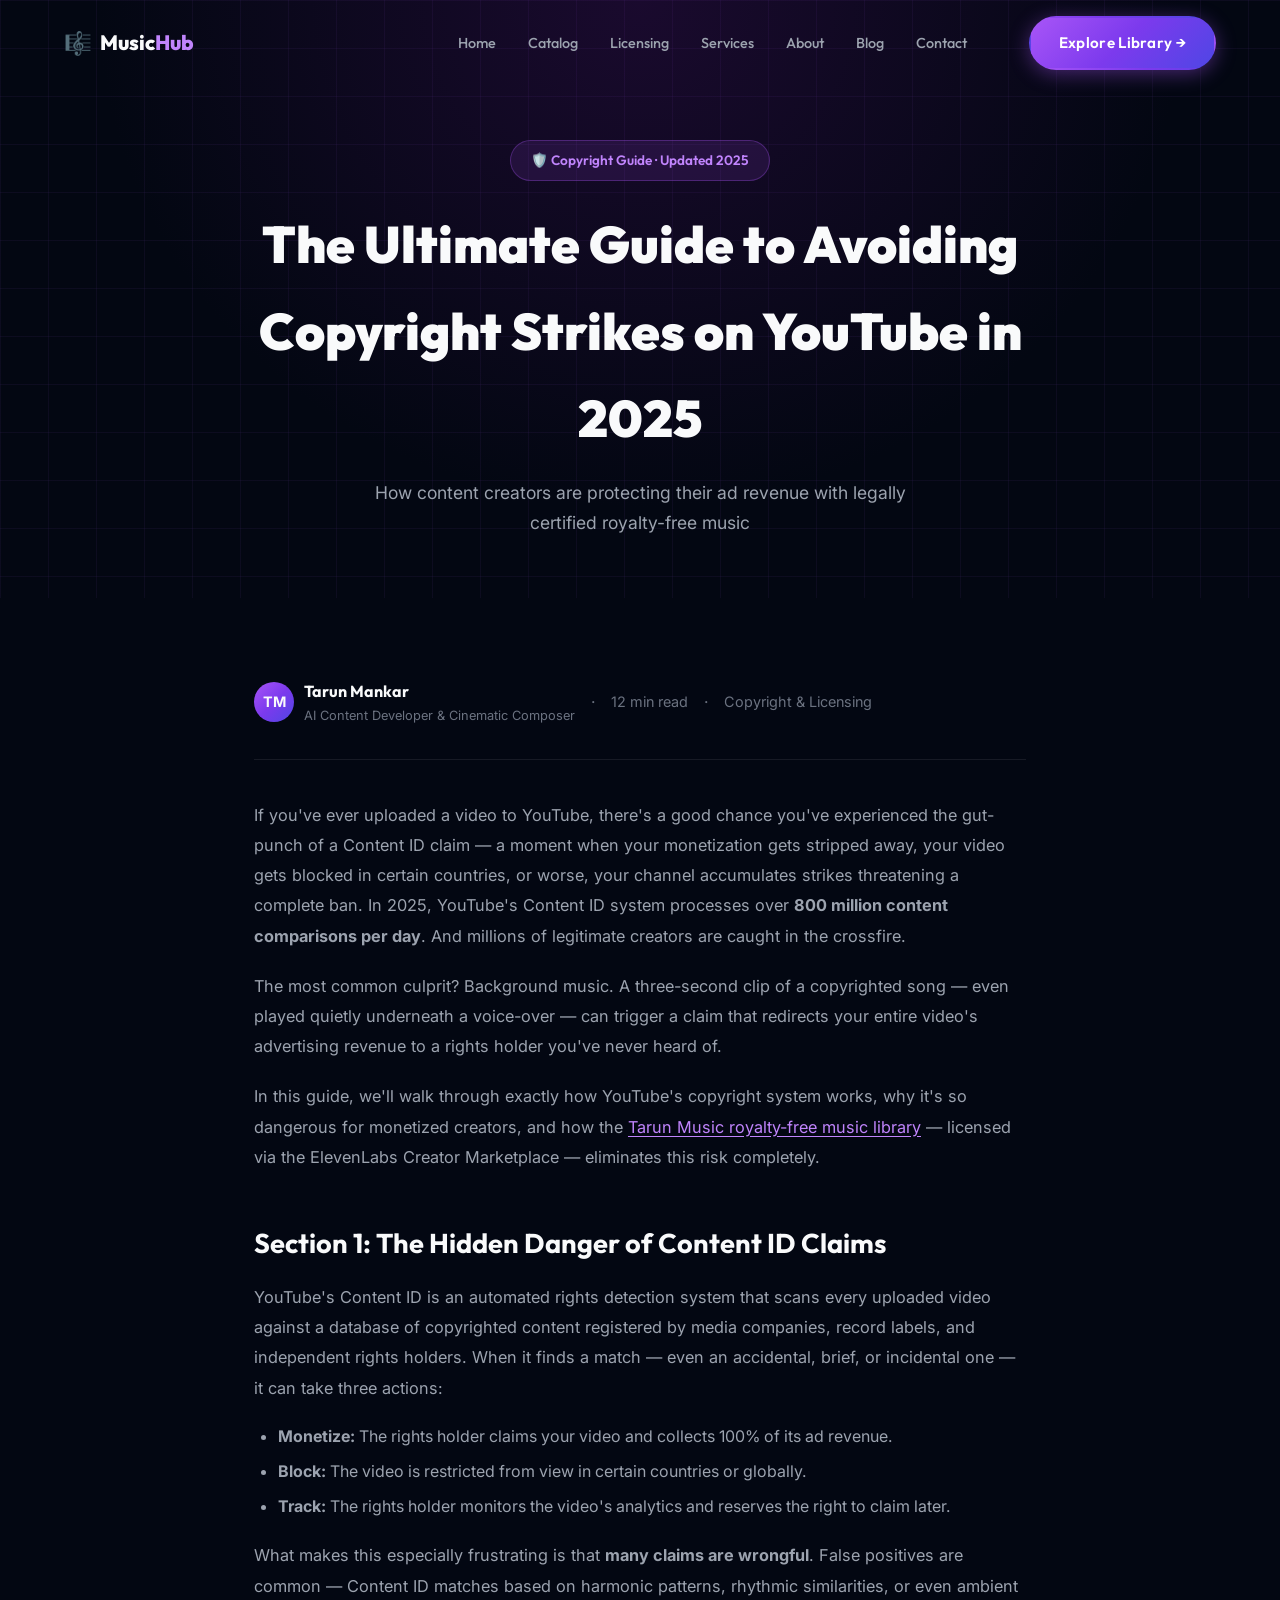
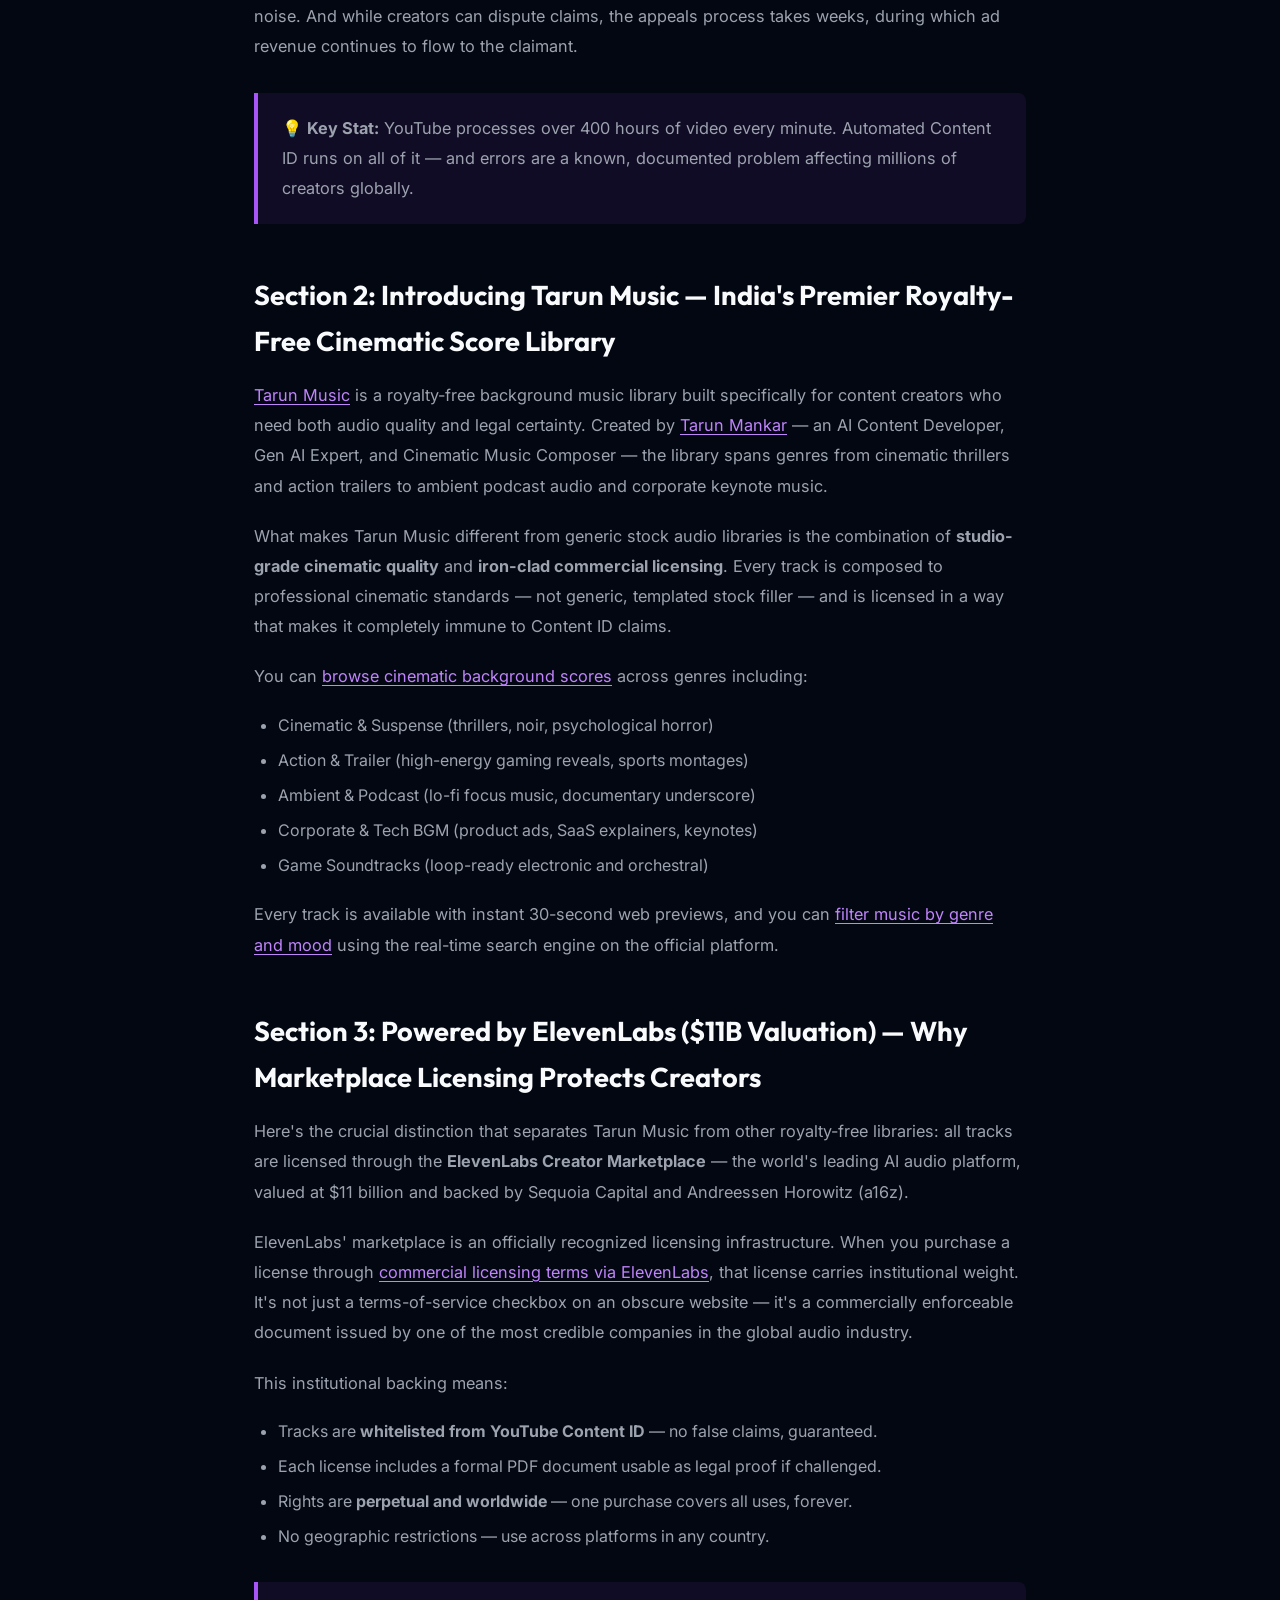
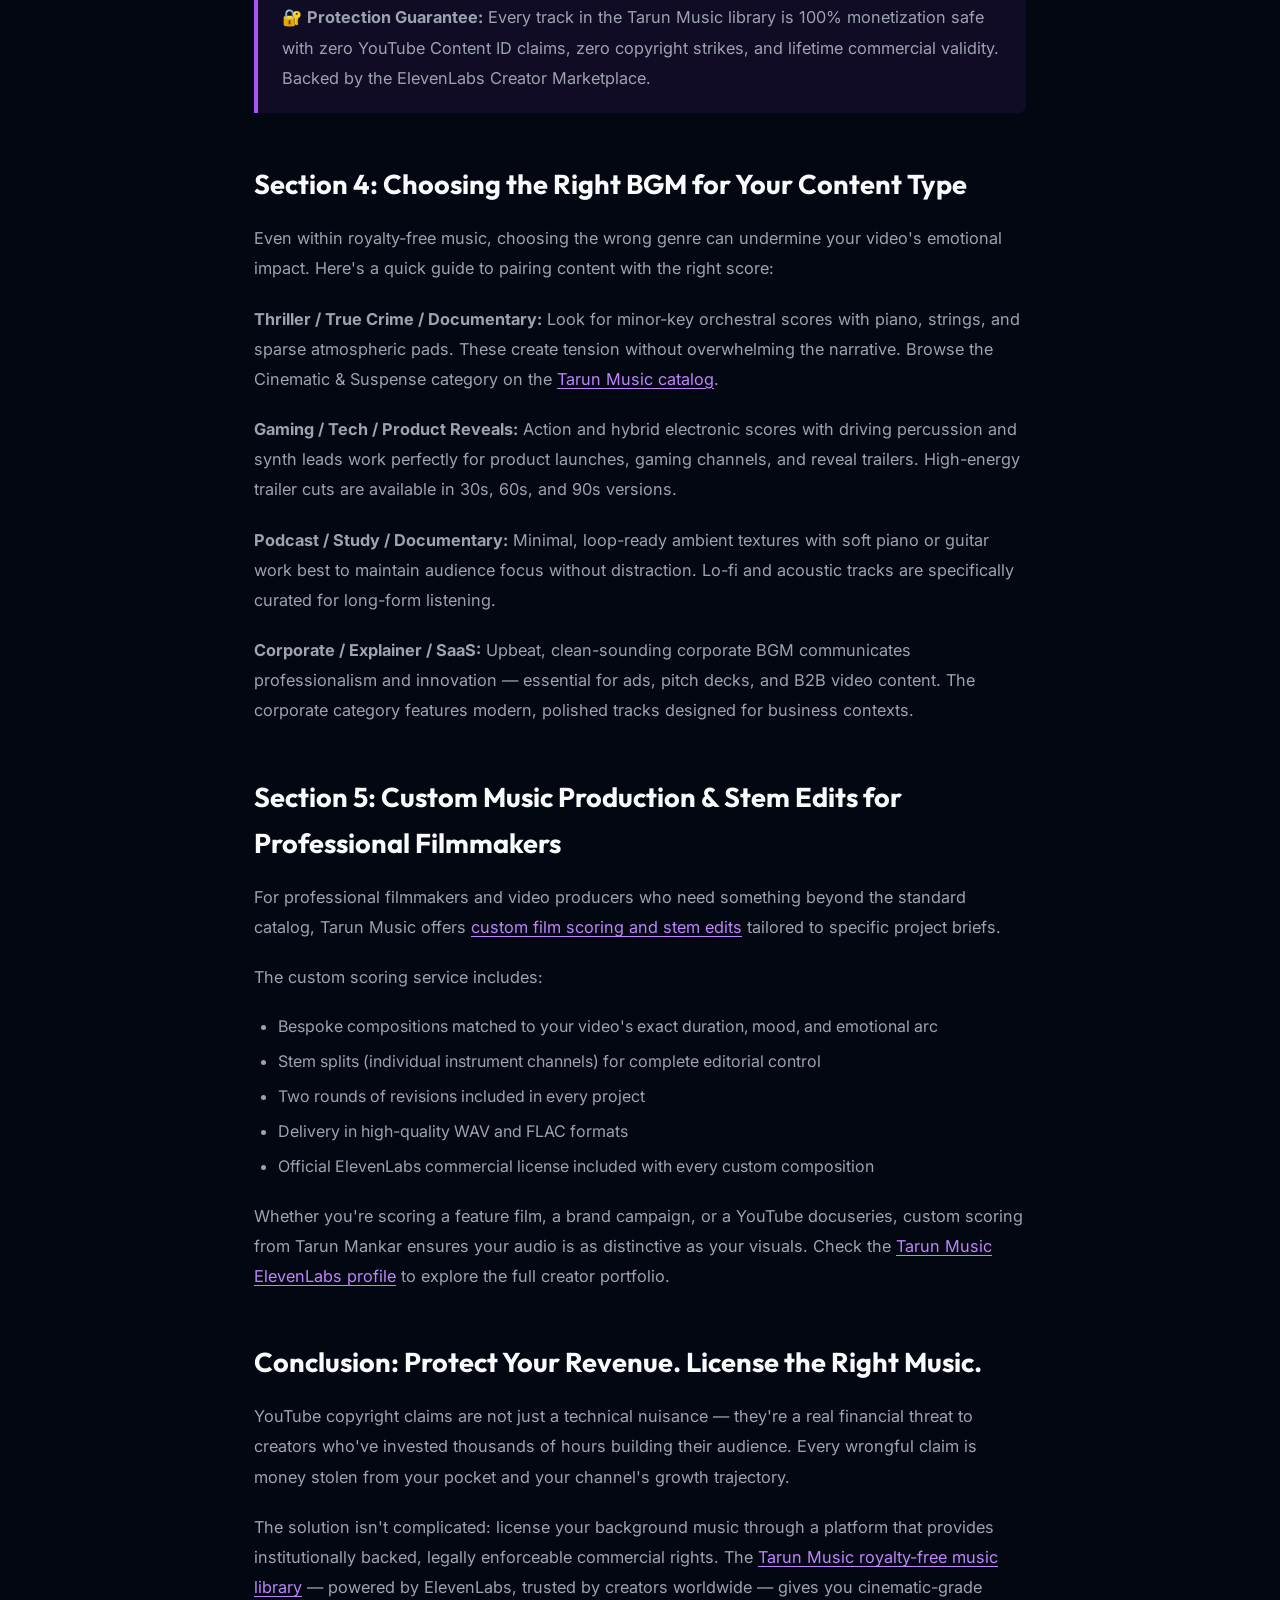
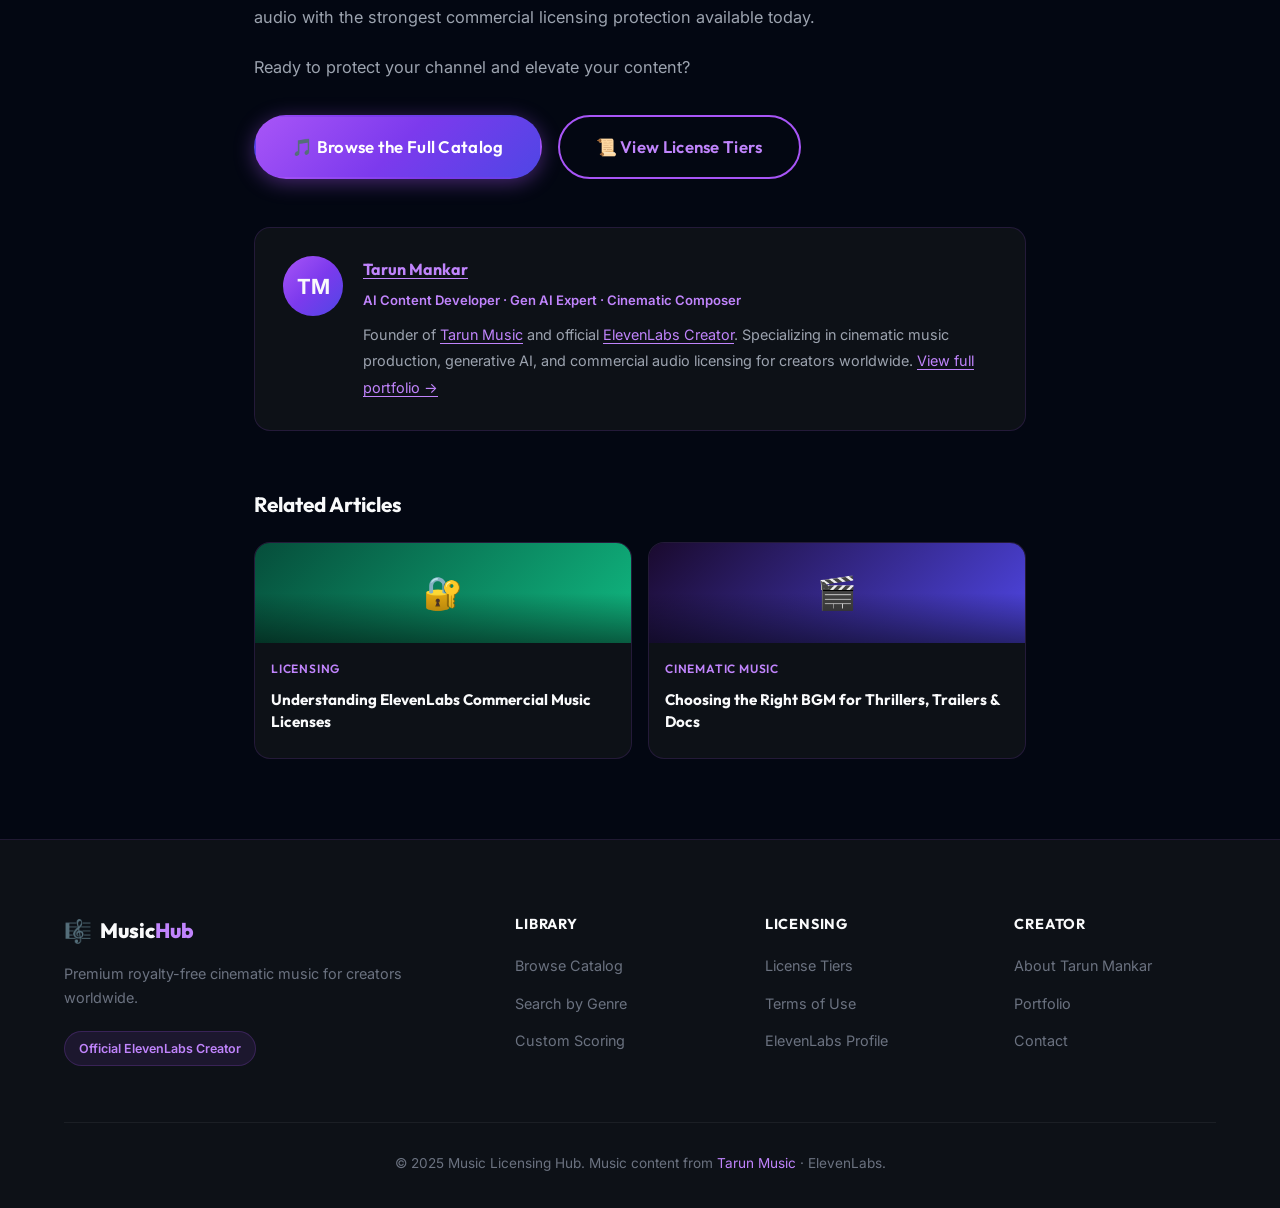
<file: blog-copyright-guide.html>
<!DOCTYPE html>
<html lang="en">
<head>
  <meta charset="UTF-8" />
  <meta name="viewport" content="width=device-width, initial-scale=1.0" />
  <title>Ultimate Guide to Avoiding Copyright Strikes on YouTube in 2025 | Music Licensing Hub</title>
  <meta name="description" content="The definitive guide to avoiding YouTube copyright strikes and Content ID claims in 2025. Learn how royalty-free music from Tarun Music (ElevenLabs certified) protects your monetization." />
  <meta name="keywords" content="avoid copyright strikes youtube, content id claims, royalty free music youtube, youtube copyright guide, how to avoid copyright claims, monetization safe music" />
  <link rel="canonical" href="https://tarunmankar.github.io/music-licensing-hub/blog-copyright-guide.html" />

  <!-- Schema.org Article Structured Data -->
  <script type="application/ld+json">
  {
    "@context": "https://schema.org",
    "@type": "Article",
    "headline": "The Ultimate Guide to Avoiding Copyright Strikes on YouTube in 2025",
    "description": "Comprehensive guide on avoiding YouTube copyright strikes, understanding Content ID, and licensing monetization-safe music.",
    "url": "https://tarunmankar.github.io/music-licensing-hub/blog-copyright-guide.html",
    "author": {
      "@type": "Person",
      "name": "Tarun Mankar"
    },
    "publisher": {
      "@type": "Organization",
      "name": "Music Licensing Hub"
    }
  }
  </script>
  <link rel="preconnect" href="https://fonts.googleapis.com" />
  <link rel="preconnect" href="https://fonts.gstatic.com" crossorigin />
  <link href="https://fonts.googleapis.com/css2?family=Outfit:wght@300;400;500;600;700;800;900&family=Inter:wght@300;400;500;600&display=swap" rel="stylesheet" />
  <link rel="stylesheet" href="css/style.css" />
</head>
<body>
  <nav class="navbar" id="navbar">
    <div class="nav-container">
      <a href="index.html" class="nav-logo"><span class="logo-icon">🎼</span><span class="logo-text">Music<span class="logo-accent">Hub</span></span></a>
      <ul class="nav-links" id="navLinks">
        <li><a href="index.html" class="nav-link">Home</a></li>
        <li><a href="catalog.html" class="nav-link">Catalog</a></li>
        <li><a href="licensing.html" class="nav-link">Licensing</a></li>
        <li><a href="services.html" class="nav-link">Services</a></li>
        <li><a href="about.html" class="nav-link">About</a></li>
        <li><a href="blog.html" class="nav-link active">Blog</a></li>
        <li><a href="contact.html" class="nav-link">Contact</a></li>
      </ul>
      <a href="https://www.tarunmusic.co.in/catalog" target="_blank" rel="noopener" class="btn btn-primary nav-cta">Explore Library →</a>
      <button class="hamburger" id="hamburger" aria-label="Toggle menu">
        <span></span><span></span><span></span>
      </button>
    </div>
  </nav>

  <section class="page-hero" style="padding: 140px 0 60px;">
    <div class="container">
      <div style="text-align:center; max-width: 860px; margin: 0 auto; position:relative;">
        <div class="hero-badge">🛡️ Copyright Guide · Updated 2025</div>
        <h1 class="page-hero-title" style="font-size: clamp(1.8rem, 4.5vw, 3.2rem);">
          The Ultimate Guide to Avoiding Copyright Strikes on YouTube in 2025
        </h1>
        <p class="page-hero-subtitle">How content creators are protecting their ad revenue with legally certified royalty-free music</p>
      </div>
    </div>
  </section>

  <div class="article-content">

    <!-- Meta -->
    <div class="article-meta">
      <div class="article-author">
        <div class="author-avatar-sm">TM</div>
        <div>
          <div style="font-weight: 700; font-family: var(--font-heading);">Tarun Mankar</div>
          <div style="font-size: 0.8rem; color: var(--text-muted);">AI Content Developer &amp; Cinematic Composer</div>
        </div>
      </div>
      <span style="color: var(--text-muted);">·</span>
      <span style="color: var(--text-muted); font-size: 0.9rem;">12 min read</span>
      <span style="color: var(--text-muted);">·</span>
      <span style="color: var(--text-muted); font-size: 0.9rem;">Copyright &amp; Licensing</span>
    </div>

    <p>
      If you've ever uploaded a video to YouTube, there's a good chance you've experienced the gut-punch of a Content ID claim — a moment when your monetization gets stripped away, your video gets blocked in certain countries, or worse, your channel accumulates strikes threatening a complete ban. In 2025, YouTube's Content ID system processes over <strong>800 million content comparisons per day</strong>. And millions of legitimate creators are caught in the crossfire.
    </p>

    <p>
      The most common culprit? Background music. A three-second clip of a copyrighted song — even played quietly underneath a voice-over — can trigger a claim that redirects your entire video's advertising revenue to a rights holder you've never heard of.
    </p>

    <p>
      In this guide, we'll walk through exactly how YouTube's copyright system works, why it's so dangerous for monetized creators, and how the <a href="https://www.tarunmusic.co.in" target="_blank" rel="noopener" class="inline-link">Tarun Music royalty-free music library</a> — licensed via the ElevenLabs Creator Marketplace — eliminates this risk completely.
    </p>

    <h2>Section 1: The Hidden Danger of Content ID Claims</h2>

    <p>
      YouTube's Content ID is an automated rights detection system that scans every uploaded video against a database of copyrighted content registered by media companies, record labels, and independent rights holders. When it finds a match — even an accidental, brief, or incidental one — it can take three actions:
    </p>

    <ul>
      <li><strong>Monetize:</strong> The rights holder claims your video and collects 100% of its ad revenue.</li>
      <li><strong>Block:</strong> The video is restricted from view in certain countries or globally.</li>
      <li><strong>Track:</strong> The rights holder monitors the video's analytics and reserves the right to claim later.</li>
    </ul>

    <p>
      What makes this especially frustrating is that <strong>many claims are wrongful</strong>. False positives are common — Content ID matches based on harmonic patterns, rhythmic similarities, or even ambient noise. And while creators can dispute claims, the appeals process takes weeks, during which ad revenue continues to flow to the claimant.
    </p>

    <div class="article-callout">
      <p>💡 <strong>Key Stat:</strong> YouTube processes over 400 hours of video every minute. Automated Content ID runs on all of it — and errors are a known, documented problem affecting millions of creators globally.</p>
    </div>

    <h2>Section 2: Introducing Tarun Music — India's Premier Royalty-Free Cinematic Score Library</h2>

    <p>
      <a href="https://www.tarunmusic.co.in" target="_blank" rel="noopener" class="inline-link">Tarun Music</a> is a royalty-free background music library built specifically for content creators who need both audio quality and legal certainty. Created by <a href="https://www.tarunmusic.co.in/about" target="_blank" rel="noopener" class="inline-link">Tarun Mankar</a> — an AI Content Developer, Gen AI Expert, and Cinematic Music Composer — the library spans genres from cinematic thrillers and action trailers to ambient podcast audio and corporate keynote music.
    </p>

    <p>
      What makes Tarun Music different from generic stock audio libraries is the combination of <strong>studio-grade cinematic quality</strong> and <strong>iron-clad commercial licensing</strong>. Every track is composed to professional cinematic standards — not generic, templated stock filler — and is licensed in a way that makes it completely immune to Content ID claims.
    </p>

    <p>
      You can <a href="https://www.tarunmusic.co.in/catalog" target="_blank" rel="noopener" class="inline-link">browse cinematic background scores</a> across genres including:
    </p>

    <ul>
      <li>Cinematic &amp; Suspense (thrillers, noir, psychological horror)</li>
      <li>Action &amp; Trailer (high-energy gaming reveals, sports montages)</li>
      <li>Ambient &amp; Podcast (lo-fi focus music, documentary underscore)</li>
      <li>Corporate &amp; Tech BGM (product ads, SaaS explainers, keynotes)</li>
      <li>Game Soundtracks (loop-ready electronic and orchestral)</li>
    </ul>

    <p>
      Every track is available with instant 30-second web previews, and you can <a href="https://www.tarunmusic.co.in/search" target="_blank" rel="noopener" class="inline-link">filter music by genre and mood</a> using the real-time search engine on the official platform.
    </p>

    <h2>Section 3: Powered by ElevenLabs ($11B Valuation) — Why Marketplace Licensing Protects Creators</h2>

    <p>
      Here's the crucial distinction that separates Tarun Music from other royalty-free libraries: all tracks are licensed through the <strong>ElevenLabs Creator Marketplace</strong> — the world's leading AI audio platform, valued at $11 billion and backed by Sequoia Capital and Andreessen Horowitz (a16z).
    </p>

    <p>
      ElevenLabs' marketplace is an officially recognized licensing infrastructure. When you purchase a license through <a href="https://www.tarunmusic.co.in/licensing" target="_blank" rel="noopener" class="inline-link">commercial licensing terms via ElevenLabs</a>, that license carries institutional weight. It's not just a terms-of-service checkbox on an obscure website — it's a commercially enforceable document issued by one of the most credible companies in the global audio industry.
    </p>

    <p>
      This institutional backing means:
    </p>

    <ul>
      <li>Tracks are <strong>whitelisted from YouTube Content ID</strong> — no false claims, guaranteed.</li>
      <li>Each license includes a formal PDF document usable as legal proof if challenged.</li>
      <li>Rights are <strong>perpetual and worldwide</strong> — one purchase covers all uses, forever.</li>
      <li>No geographic restrictions — use across platforms in any country.</li>
    </ul>

    <div class="article-callout">
      <p>🔐 <strong>Protection Guarantee:</strong> Every track in the Tarun Music library is 100% monetization safe with zero YouTube Content ID claims, zero copyright strikes, and lifetime commercial validity. Backed by the ElevenLabs Creator Marketplace.</p>
    </div>

    <h2>Section 4: Choosing the Right BGM for Your Content Type</h2>

    <p>
      Even within royalty-free music, choosing the wrong genre can undermine your video's emotional impact. Here's a quick guide to pairing content with the right score:
    </p>

    <p>
      <strong>Thriller / True Crime / Documentary:</strong> Look for minor-key orchestral scores with piano, strings, and sparse atmospheric pads. These create tension without overwhelming the narrative. Browse the Cinematic &amp; Suspense category on the <a href="https://www.tarunmusic.co.in/catalog" target="_blank" rel="noopener" class="inline-link">Tarun Music catalog</a>.
    </p>

    <p>
      <strong>Gaming / Tech / Product Reveals:</strong> Action and hybrid electronic scores with driving percussion and synth leads work perfectly for product launches, gaming channels, and reveal trailers. High-energy trailer cuts are available in 30s, 60s, and 90s versions.
    </p>

    <p>
      <strong>Podcast / Study / Documentary:</strong> Minimal, loop-ready ambient textures with soft piano or guitar work best to maintain audience focus without distraction. Lo-fi and acoustic tracks are specifically curated for long-form listening.
    </p>

    <p>
      <strong>Corporate / Explainer / SaaS:</strong> Upbeat, clean-sounding corporate BGM communicates professionalism and innovation — essential for ads, pitch decks, and B2B video content. The corporate category features modern, polished tracks designed for business contexts.
    </p>

    <h2>Section 5: Custom Music Production &amp; Stem Edits for Professional Filmmakers</h2>

    <p>
      For professional filmmakers and video producers who need something beyond the standard catalog, Tarun Music offers <a href="https://www.tarunmusic.co.in/services" target="_blank" rel="noopener" class="inline-link">custom film scoring and stem edits</a> tailored to specific project briefs.
    </p>

    <p>
      The custom scoring service includes:
    </p>

    <ul>
      <li>Bespoke compositions matched to your video's exact duration, mood, and emotional arc</li>
      <li>Stem splits (individual instrument channels) for complete editorial control</li>
      <li>Two rounds of revisions included in every project</li>
      <li>Delivery in high-quality WAV and FLAC formats</li>
      <li>Official ElevenLabs commercial license included with every custom composition</li>
    </ul>

    <p>
      Whether you're scoring a feature film, a brand campaign, or a YouTube docuseries, custom scoring from Tarun Mankar ensures your audio is as distinctive as your visuals. Check the <a href="https://elevenlabs.io/app/music/explore/creator/LfAdKsiGjPdvt8Qcs1o6" target="_blank" rel="noopener" class="inline-link">Tarun Music ElevenLabs profile</a> to explore the full creator portfolio.
    </p>

    <h2>Conclusion: Protect Your Revenue. License the Right Music.</h2>

    <p>
      YouTube copyright claims are not just a technical nuisance — they're a real financial threat to creators who've invested thousands of hours building their audience. Every wrongful claim is money stolen from your pocket and your channel's growth trajectory.
    </p>

    <p>
      The solution isn't complicated: license your background music through a platform that provides institutionally backed, legally enforceable commercial rights. The <a href="https://www.tarunmusic.co.in" target="_blank" rel="noopener" class="inline-link">Tarun Music royalty-free music library</a> — powered by ElevenLabs, trusted by creators worldwide — gives you cinematic-grade audio with the strongest commercial licensing protection available today.
    </p>

    <p>
      Ready to protect your channel and elevate your content?
    </p>

    <div style="display: flex; gap: 16px; flex-wrap: wrap; margin-top: 32px; margin-bottom: 40px;">
      <a href="https://www.tarunmusic.co.in/catalog" target="_blank" rel="noopener" class="btn btn-primary btn-lg" id="article-catalog-cta">🎵 Browse the Full Catalog</a>
      <a href="https://www.tarunmusic.co.in/licensing" target="_blank" rel="noopener" class="btn btn-outline btn-lg" id="article-license-cta">📜 View License Tiers</a>
    </div>

    <!-- About Author -->
    <div style="background: var(--bg-card); border: 1px solid var(--bg-card-border); border-radius: var(--radius); padding: 28px; display: flex; gap: 20px; align-items: flex-start; margin-top: 48px;">
      <div class="author-avatar-sm" style="width: 60px; height: 60px; font-size: 1.3rem; flex-shrink: 0;">TM</div>
      <div>
        <div style="font-family: var(--font-heading); font-weight: 700; margin-bottom: 6px;"><a href="https://www.tarunmusic.co.in/about" target="_blank" rel="noopener" class="inline-link">Tarun Mankar</a></div>
        <div style="font-size: 0.82rem; color: var(--primary-light); font-weight: 600; margin-bottom: 10px;">AI Content Developer · Gen AI Expert · Cinematic Composer</div>
        <p style="font-size: 0.9rem; color: var(--text-secondary); margin: 0;">Founder of <a href="https://www.tarunmusic.co.in" target="_blank" rel="noopener" class="inline-link">Tarun Music</a> and official <a href="https://elevenlabs.io/app/music/explore/creator/LfAdKsiGjPdvt8Qcs1o6" target="_blank" rel="noopener" class="inline-link">ElevenLabs Creator</a>. Specializing in cinematic music production, generative AI, and commercial audio licensing for creators worldwide. <a href="https://tarunmankar.github.io/" target="_blank" rel="noopener" class="inline-link">View full portfolio →</a></p>
      </div>
    </div>

    <!-- Related Articles -->
    <div style="margin-top: 56px;">
      <h3 style="font-family: var(--font-heading); font-weight: 700; margin-bottom: 20px; color: var(--text-primary);">Related Articles</h3>
      <div style="display: grid; grid-template-columns: 1fr 1fr; gap: 16px;">
        <a href="blog-elevenlabs-licensing.html" class="blog-card" id="related-el">
          <div class="blog-card-thumb" style="height: 100px; font-size: 2rem; background: linear-gradient(135deg, #064e3b, #10b981);">🔐</div>
          <div class="blog-card-body" style="padding: 16px;">
            <div class="blog-tag">Licensing</div>
            <h4 class="blog-title" style="font-size: 0.95rem;">Understanding ElevenLabs Commercial Music Licenses</h4>
          </div>
        </a>
        <a href="blog-cinematic-bgm.html" class="blog-card" id="related-cin">
          <div class="blog-card-thumb" style="height: 100px; font-size: 2rem; background: linear-gradient(135deg, #1a0a2e, #4f46e5);">🎬</div>
          <div class="blog-card-body" style="padding: 16px;">
            <div class="blog-tag">Cinematic Music</div>
            <h4 class="blog-title" style="font-size: 0.95rem;">Choosing the Right BGM for Thrillers, Trailers &amp; Docs</h4>
          </div>
        </a>
      </div>
    </div>

  </div>

  <footer class="footer">
    <div class="container">
      <div class="footer-grid">
        <div class="footer-brand"><a href="index.html" class="nav-logo"><span class="logo-icon">🎼</span><span class="logo-text">Music<span class="logo-accent">Hub</span></span></a><p class="footer-tagline">Premium royalty-free cinematic music for creators worldwide.</p><div class="footer-el-badge">Official ElevenLabs Creator</div></div>
        <div class="footer-col"><h4 class="footer-heading">Library</h4><ul class="footer-links"><li><a href="https://www.tarunmusic.co.in/catalog" target="_blank" rel="noopener">Browse Catalog</a></li><li><a href="https://www.tarunmusic.co.in/search" target="_blank" rel="noopener">Search by Genre</a></li><li><a href="https://www.tarunmusic.co.in/services" target="_blank" rel="noopener">Custom Scoring</a></li></ul></div>
        <div class="footer-col"><h4 class="footer-heading">Licensing</h4><ul class="footer-links"><li><a href="https://www.tarunmusic.co.in/licensing" target="_blank" rel="noopener">License Tiers</a></li><li><a href="https://www.tarunmusic.co.in/terms" target="_blank" rel="noopener">Terms of Use</a></li><li><a href="https://elevenlabs.io/app/music/explore/creator/LfAdKsiGjPdvt8Qcs1o6" target="_blank" rel="noopener">ElevenLabs Profile</a></li></ul></div>
        <div class="footer-col"><h4 class="footer-heading">Creator</h4><ul class="footer-links"><li><a href="https://www.tarunmusic.co.in/about" target="_blank" rel="noopener">About Tarun Mankar</a></li><li><a href="https://tarunmankar.github.io/" target="_blank" rel="noopener">Portfolio</a></li><li><a href="https://www.tarunmusic.co.in/contact" target="_blank" rel="noopener">Contact</a></li></ul></div>
      </div>
      <div class="footer-bottom"><p>© 2025 Music Licensing Hub. Music content from <a href="https://www.tarunmusic.co.in" target="_blank" rel="noopener">Tarun Music</a> &middot; ElevenLabs.</p></div>
    </div>
  </footer>

  <script src="js/main.js"></script>
</body>
</html>
</file>
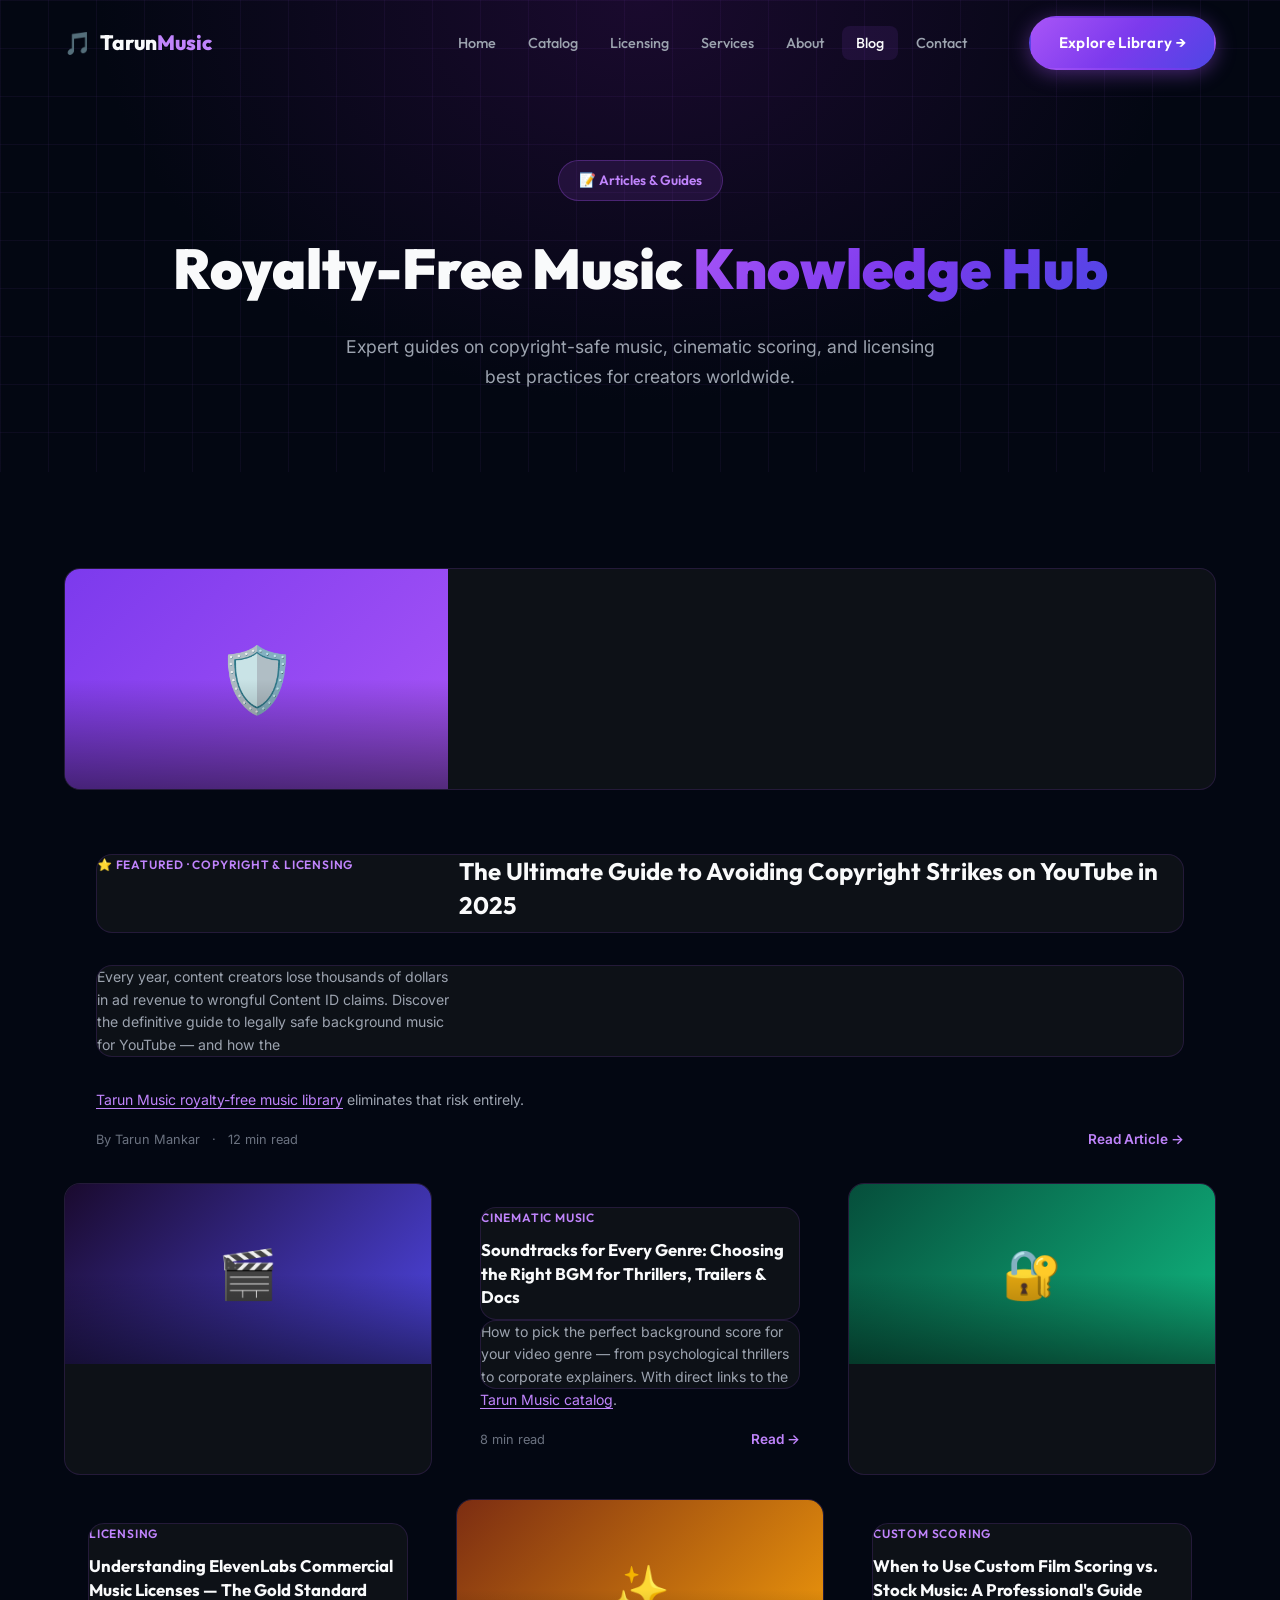
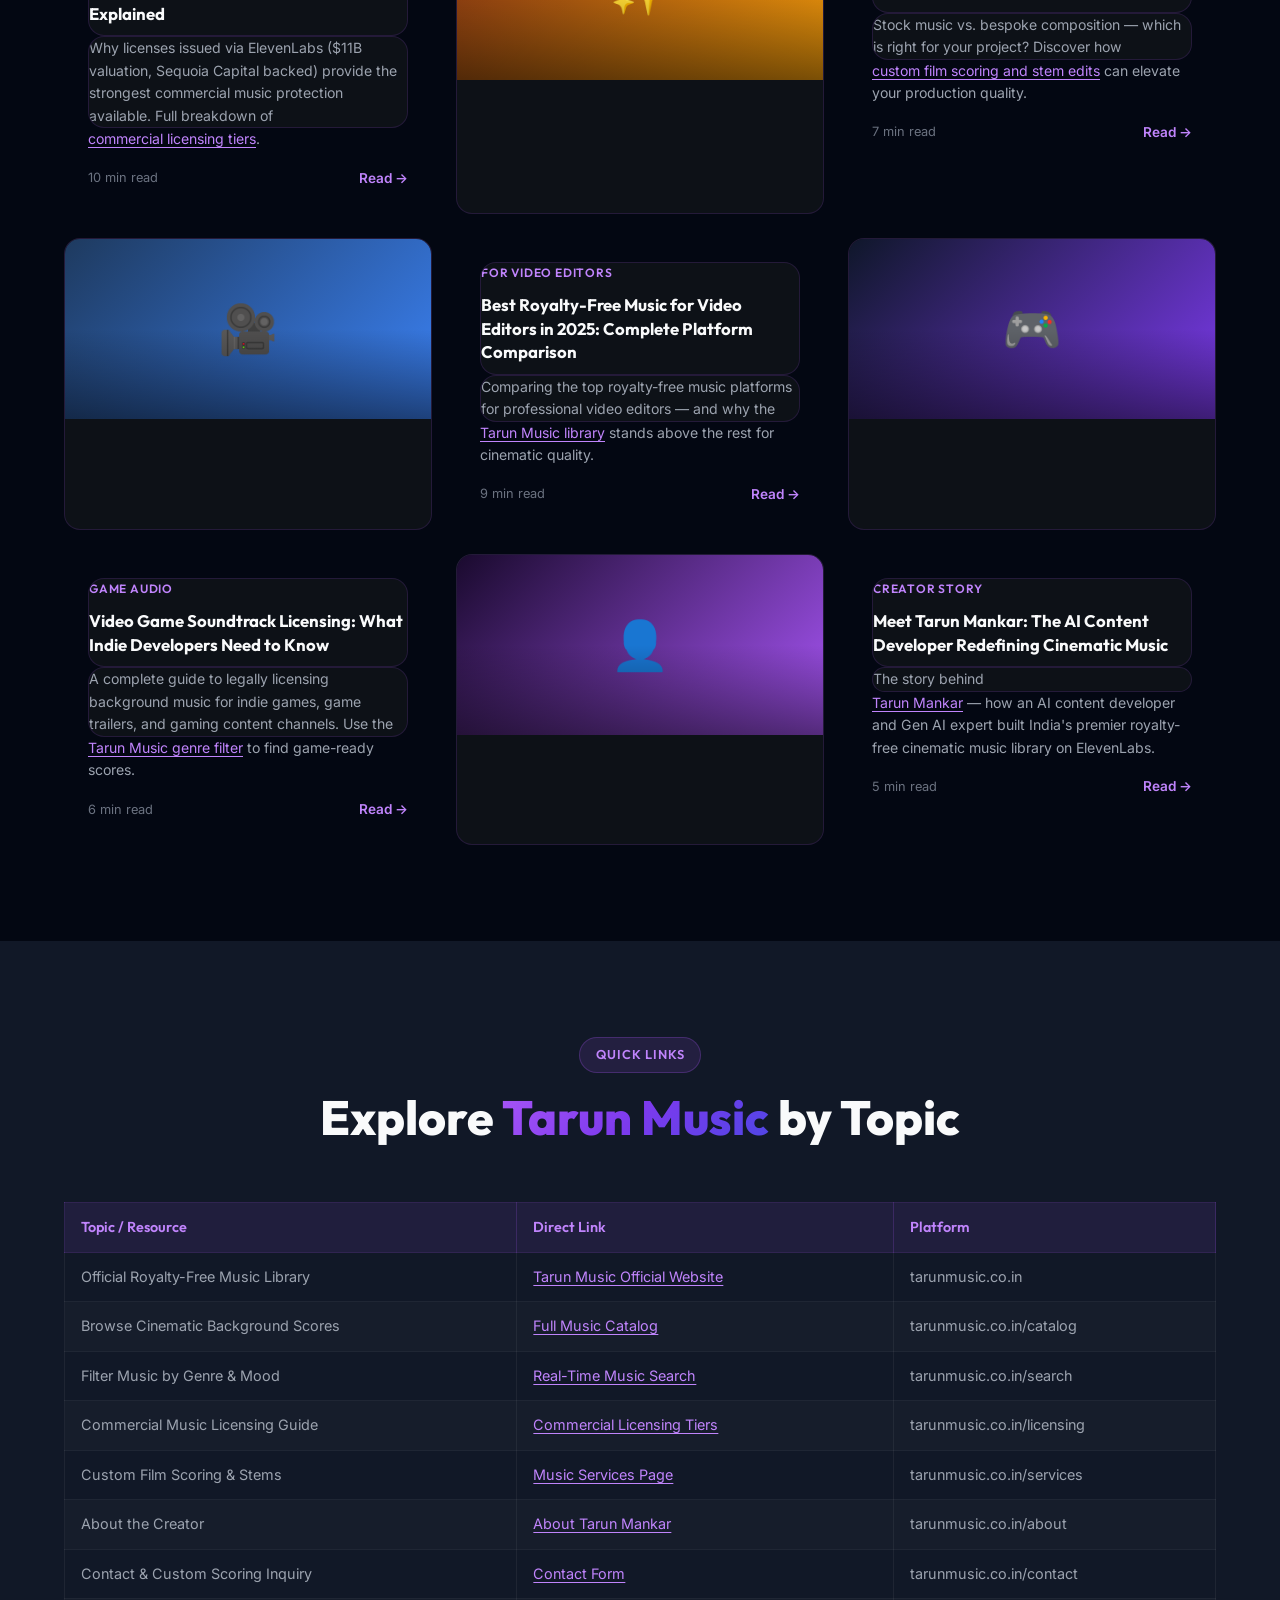
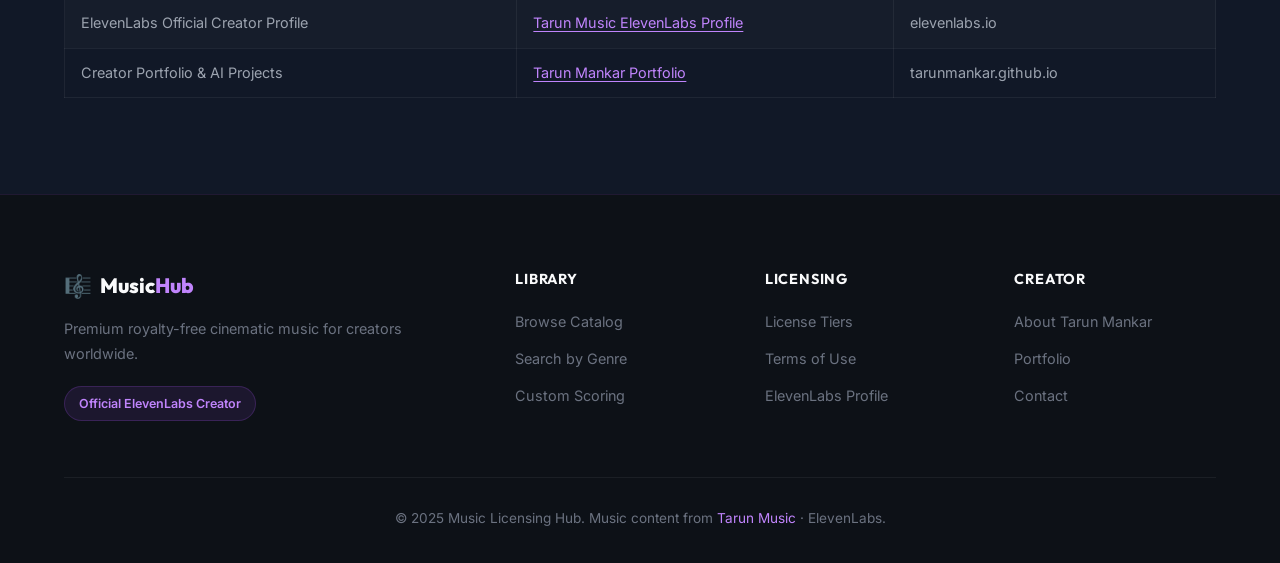
<file: blog.html>
<!DOCTYPE html>
<html lang="en">
<head>
  <meta charset="UTF-8" />
  <meta name="viewport" content="width=device-width, initial-scale=1.0" />
  <title>Blog — Royalty-Free Music, Copyright, & Film Scoring Guides | Music Licensing Hub</title>
  <meta name="description" content="Expert guides on royalty-free music, avoiding YouTube copyright strikes, cinematic scoring tips, and commercial music licensing. By Tarun Mankar — AI Content Developer & Composer." />
  <meta name="keywords" content="royalty free music blog, youtube copyright guide, avoid copyright strikes, cinematic music tips, music licensing blog, background music for creators" />
  <link rel="canonical" href="https://tarunmankar.github.io/music-licensing-hub/blog.html" />
  <link rel="preconnect" href="https://fonts.googleapis.com" />
  <link rel="preconnect" href="https://fonts.gstatic.com" crossorigin />
  <link href="https://fonts.googleapis.com/css2?family=Outfit:wght@300;400;500;600;700;800;900&family=Inter:wght@300;400;500;600&display=swap" rel="stylesheet" />
  <link rel="stylesheet" href="css/style.css" />
</head>
<body>
  <nav class="navbar" id="navbar">
    <div class="nav-container">
      <a href="index.html" class="nav-logo">
        <span class="logo-icon">🎵</span>
        <span class="logo-text">Tarun<span class="logo-accent">Music</span></span>
      </a>
      <ul class="nav-links" id="navLinks">
        <li><a href="index.html" class="nav-link">Home</a></li>
        <li><a href="catalog.html" class="nav-link">Catalog</a></li>
        <li><a href="licensing.html" class="nav-link">Licensing</a></li>
        <li><a href="services.html" class="nav-link">Services</a></li>
        <li><a href="about.html" class="nav-link">About</a></li>
        <li><a href="blog.html" class="nav-link active">Blog</a></li>
        <li><a href="contact.html" class="nav-link">Contact</a></li>
      </ul>
      <a href="https://www.tarunmusic.co.in/catalog" target="_blank" rel="noopener" class="btn btn-primary nav-cta">Explore Library →</a>
      <button class="hamburger" id="hamburger" aria-label="Toggle menu">
        <span></span><span></span><span></span>
      </button>
    </div>
  </nav>

  <section class="page-hero">
    <div class="container">
      <div class="hero-badge">📝 Articles &amp; Guides</div>
      <h1 class="page-hero-title">Royalty-Free Music <span class="gradient-text">Knowledge Hub</span></h1>
      <p class="page-hero-subtitle">Expert guides on copyright-safe music, cinematic scoring, and licensing best practices for creators worldwide.</p>
    </div>
  </section>

  <section class="section" style="background: var(--bg-base);">
    <div class="container">
      <!-- Featured Article -->
      <a href="blog-copyright-guide.html" class="blog-card" style="display:grid; grid-template-columns: 1fr 2fr; margin-bottom: 32px; max-width: 100%;" id="blog-featured">
        <div class="blog-card-thumb" style="height: 100%; min-height: 220px; font-size: 4rem; background: linear-gradient(135deg, #7c3aed, #a855f7);">🛡️</div>
        <div class="blog-card-body" style="padding: 32px;">
          <div class="blog-tag">⭐ Featured · Copyright &amp; Licensing</div>
          <h2 class="blog-title" style="font-size: 1.5rem;">The Ultimate Guide to Avoiding Copyright Strikes on YouTube in 2025</h2>
          <p class="blog-excerpt">Every year, content creators lose thousands of dollars in ad revenue to wrongful Content ID claims. Discover the definitive guide to legally safe background music for YouTube — and how the <a href="https://www.tarunmusic.co.in" target="_blank" rel="noopener" class="inline-link" onclick="event.stopPropagation()">Tarun Music royalty-free music library</a> eliminates that risk entirely.</p>
          <div class="blog-meta">
            <span>By Tarun Mankar</span>
            <span>·</span>
            <span>12 min read</span>
            <span class="blog-read-more" style="margin-left:auto;">Read Article →</span>
          </div>
        </div>
      </a>

      <!-- Blog Grid -->
      <div class="blog-grid">
        <a href="blog-cinematic-bgm.html" class="blog-card" id="blog-cinematic">
          <div class="blog-card-thumb" style="background: linear-gradient(135deg, #1a0a2e, #4f46e5);">🎬</div>
          <div class="blog-card-body">
            <div class="blog-tag">Cinematic Music</div>
            <h3 class="blog-title">Soundtracks for Every Genre: Choosing the Right BGM for Thrillers, Trailers &amp; Docs</h3>
            <p class="blog-excerpt">How to pick the perfect background score for your video genre — from psychological thrillers to corporate explainers. With direct links to the <a href="https://www.tarunmusic.co.in/catalog" target="_blank" rel="noopener" class="inline-link" onclick="event.stopPropagation()">Tarun Music catalog</a>.</p>
            <div class="blog-meta"><span>8 min read</span><span class="blog-read-more" style="margin-left:auto;">Read →</span></div>
          </div>
        </a>

        <a href="blog-elevenlabs-licensing.html" class="blog-card" id="blog-elevenlabs">
          <div class="blog-card-thumb" style="background: linear-gradient(135deg, #064e3b, #10b981);">🔐</div>
          <div class="blog-card-body">
            <div class="blog-tag">Licensing</div>
            <h3 class="blog-title">Understanding ElevenLabs Commercial Music Licenses — The Gold Standard Explained</h3>
            <p class="blog-excerpt">Why licenses issued via ElevenLabs ($11B valuation, Sequoia Capital backed) provide the strongest commercial music protection available. Full breakdown of <a href="https://www.tarunmusic.co.in/licensing" target="_blank" rel="noopener" class="inline-link" onclick="event.stopPropagation()">commercial licensing tiers</a>.</p>
            <div class="blog-meta"><span>10 min read</span><span class="blog-read-more" style="margin-left:auto;">Read →</span></div>
          </div>
        </a>

        <a href="blog-custom-scoring.html" class="blog-card" id="blog-scoring">
          <div class="blog-card-thumb" style="background: linear-gradient(135deg, #7c2d12, #f59e0b);">✨</div>
          <div class="blog-card-body">
            <div class="blog-tag">Custom Scoring</div>
            <h3 class="blog-title">When to Use Custom Film Scoring vs. Stock Music: A Professional's Guide</h3>
            <p class="blog-excerpt">Stock music vs. bespoke composition — which is right for your project? Discover how <a href="https://www.tarunmusic.co.in/services" target="_blank" rel="noopener" class="inline-link" onclick="event.stopPropagation()">custom film scoring and stem edits</a> can elevate your production quality.</p>
            <div class="blog-meta"><span>7 min read</span><span class="blog-read-more" style="margin-left:auto;">Read →</span></div>
          </div>
        </a>

        <a href="blog-video-editor-music.html" class="blog-card" id="blog-editor">
          <div class="blog-card-thumb" style="background: linear-gradient(135deg, #1e3a5f, #3b82f6);">🎥</div>
          <div class="blog-card-body">
            <div class="blog-tag">For Video Editors</div>
            <h3 class="blog-title">Best Royalty-Free Music for Video Editors in 2025: Complete Platform Comparison</h3>
            <p class="blog-excerpt">Comparing the top royalty-free music platforms for professional video editors — and why the <a href="https://www.tarunmusic.co.in" target="_blank" rel="noopener" class="inline-link" onclick="event.stopPropagation()">Tarun Music library</a> stands above the rest for cinematic quality.</p>
            <div class="blog-meta"><span>9 min read</span><span class="blog-read-more" style="margin-left:auto;">Read →</span></div>
          </div>
        </a>

        <a href="blog-game-music.html" class="blog-card" id="blog-game">
          <div class="blog-card-thumb" style="background: linear-gradient(135deg, #0f172a, #7c3aed);">🎮</div>
          <div class="blog-card-body">
            <div class="blog-tag">Game Audio</div>
            <h3 class="blog-title">Video Game Soundtrack Licensing: What Indie Developers Need to Know</h3>
            <p class="blog-excerpt">A complete guide to legally licensing background music for indie games, game trailers, and gaming content channels. Use the <a href="https://www.tarunmusic.co.in/search" target="_blank" rel="noopener" class="inline-link" onclick="event.stopPropagation()">Tarun Music genre filter</a> to find game-ready scores.</p>
            <div class="blog-meta"><span>6 min read</span><span class="blog-read-more" style="margin-left:auto;">Read →</span></div>
          </div>
        </a>

        <a href="blog-tarun-mankar.html" class="blog-card" id="blog-tarun">
          <div class="blog-card-thumb" style="background: linear-gradient(135deg, #1a0a2e, #a855f7);">👤</div>
          <div class="blog-card-body">
            <div class="blog-tag">Creator Story</div>
            <h3 class="blog-title">Meet Tarun Mankar: The AI Content Developer Redefining Cinematic Music</h3>
            <p class="blog-excerpt">The story behind <a href="https://www.tarunmusic.co.in/about" target="_blank" rel="noopener" class="inline-link" onclick="event.stopPropagation()">Tarun Mankar</a> — how an AI content developer and Gen AI expert built India's premier royalty-free cinematic music library on ElevenLabs.</p>
            <div class="blog-meta"><span>5 min read</span><span class="blog-read-more" style="margin-left:auto;">Read →</span></div>
          </div>
        </a>
      </div>
    </div>
  </section>

  <!-- SEO Anchor Matrix Section -->
  <section class="section" style="background: var(--bg-card-2);">
    <div class="container">
      <div class="section-header">
        <span class="section-tag">Quick Links</span>
        <h2 class="section-title">Explore <span class="gradient-text">Tarun Music</span> by Topic</h2>
      </div>
      <table class="anchor-table">
        <thead>
          <tr>
            <th>Topic / Resource</th>
            <th>Direct Link</th>
            <th>Platform</th>
          </tr>
        </thead>
        <tbody>
          <tr><td>Official Royalty-Free Music Library</td><td><a href="https://www.tarunmusic.co.in" target="_blank" rel="noopener">Tarun Music Official Website</a></td><td>tarunmusic.co.in</td></tr>
          <tr><td>Browse Cinematic Background Scores</td><td><a href="https://www.tarunmusic.co.in/catalog" target="_blank" rel="noopener">Full Music Catalog</a></td><td>tarunmusic.co.in/catalog</td></tr>
          <tr><td>Filter Music by Genre &amp; Mood</td><td><a href="https://www.tarunmusic.co.in/search" target="_blank" rel="noopener">Real-Time Music Search</a></td><td>tarunmusic.co.in/search</td></tr>
          <tr><td>Commercial Music Licensing Guide</td><td><a href="https://www.tarunmusic.co.in/licensing" target="_blank" rel="noopener">Commercial Licensing Tiers</a></td><td>tarunmusic.co.in/licensing</td></tr>
          <tr><td>Custom Film Scoring &amp; Stems</td><td><a href="https://www.tarunmusic.co.in/services" target="_blank" rel="noopener">Music Services Page</a></td><td>tarunmusic.co.in/services</td></tr>
          <tr><td>About the Creator</td><td><a href="https://www.tarunmusic.co.in/about" target="_blank" rel="noopener">About Tarun Mankar</a></td><td>tarunmusic.co.in/about</td></tr>
          <tr><td>Contact &amp; Custom Scoring Inquiry</td><td><a href="https://www.tarunmusic.co.in/contact" target="_blank" rel="noopener">Contact Form</a></td><td>tarunmusic.co.in/contact</td></tr>
          <tr><td>ElevenLabs Official Creator Profile</td><td><a href="https://elevenlabs.io/app/music/explore/creator/LfAdKsiGjPdvt8Qcs1o6" target="_blank" rel="noopener">Tarun Music ElevenLabs Profile</a></td><td>elevenlabs.io</td></tr>
          <tr><td>Creator Portfolio &amp; AI Projects</td><td><a href="https://tarunmankar.github.io/" target="_blank" rel="noopener">Tarun Mankar Portfolio</a></td><td>tarunmankar.github.io</td></tr>
        </tbody>
      </table>
    </div>
  </section>

  <footer class="footer">
    <div class="container">
      <div class="footer-grid">
        <div class="footer-brand"><a href="index.html" class="nav-logo"><span class="logo-icon">🎼</span><span class="logo-text">Music<span class="logo-accent">Hub</span></span></a><p class="footer-tagline">Premium royalty-free cinematic music for creators worldwide.</p><div class="footer-el-badge">Official ElevenLabs Creator</div></div>
        <div class="footer-col"><h4 class="footer-heading">Library</h4><ul class="footer-links"><li><a href="https://www.tarunmusic.co.in/catalog" target="_blank" rel="noopener">Browse Catalog</a></li><li><a href="https://www.tarunmusic.co.in/search" target="_blank" rel="noopener">Search by Genre</a></li><li><a href="https://www.tarunmusic.co.in/services" target="_blank" rel="noopener">Custom Scoring</a></li></ul></div>
        <div class="footer-col"><h4 class="footer-heading">Licensing</h4><ul class="footer-links"><li><a href="https://www.tarunmusic.co.in/licensing" target="_blank" rel="noopener">License Tiers</a></li><li><a href="https://www.tarunmusic.co.in/terms" target="_blank" rel="noopener">Terms of Use</a></li><li><a href="https://elevenlabs.io/app/music/explore/creator/LfAdKsiGjPdvt8Qcs1o6" target="_blank" rel="noopener">ElevenLabs Profile</a></li></ul></div>
        <div class="footer-col"><h4 class="footer-heading">Creator</h4><ul class="footer-links"><li><a href="https://www.tarunmusic.co.in/about" target="_blank" rel="noopener">About Tarun Mankar</a></li><li><a href="https://tarunmankar.github.io/" target="_blank" rel="noopener">Portfolio</a></li><li><a href="https://www.tarunmusic.co.in/contact" target="_blank" rel="noopener">Contact</a></li></ul></div>
      </div>
      <div class="footer-bottom"><p>© 2025 Music Licensing Hub. Music content from <a href="https://www.tarunmusic.co.in" target="_blank" rel="noopener">Tarun Music</a> &middot; ElevenLabs.</p></div>
    </div>
  </footer>

  <script src="js/main.js"></script>
</body>
</html>
</file>
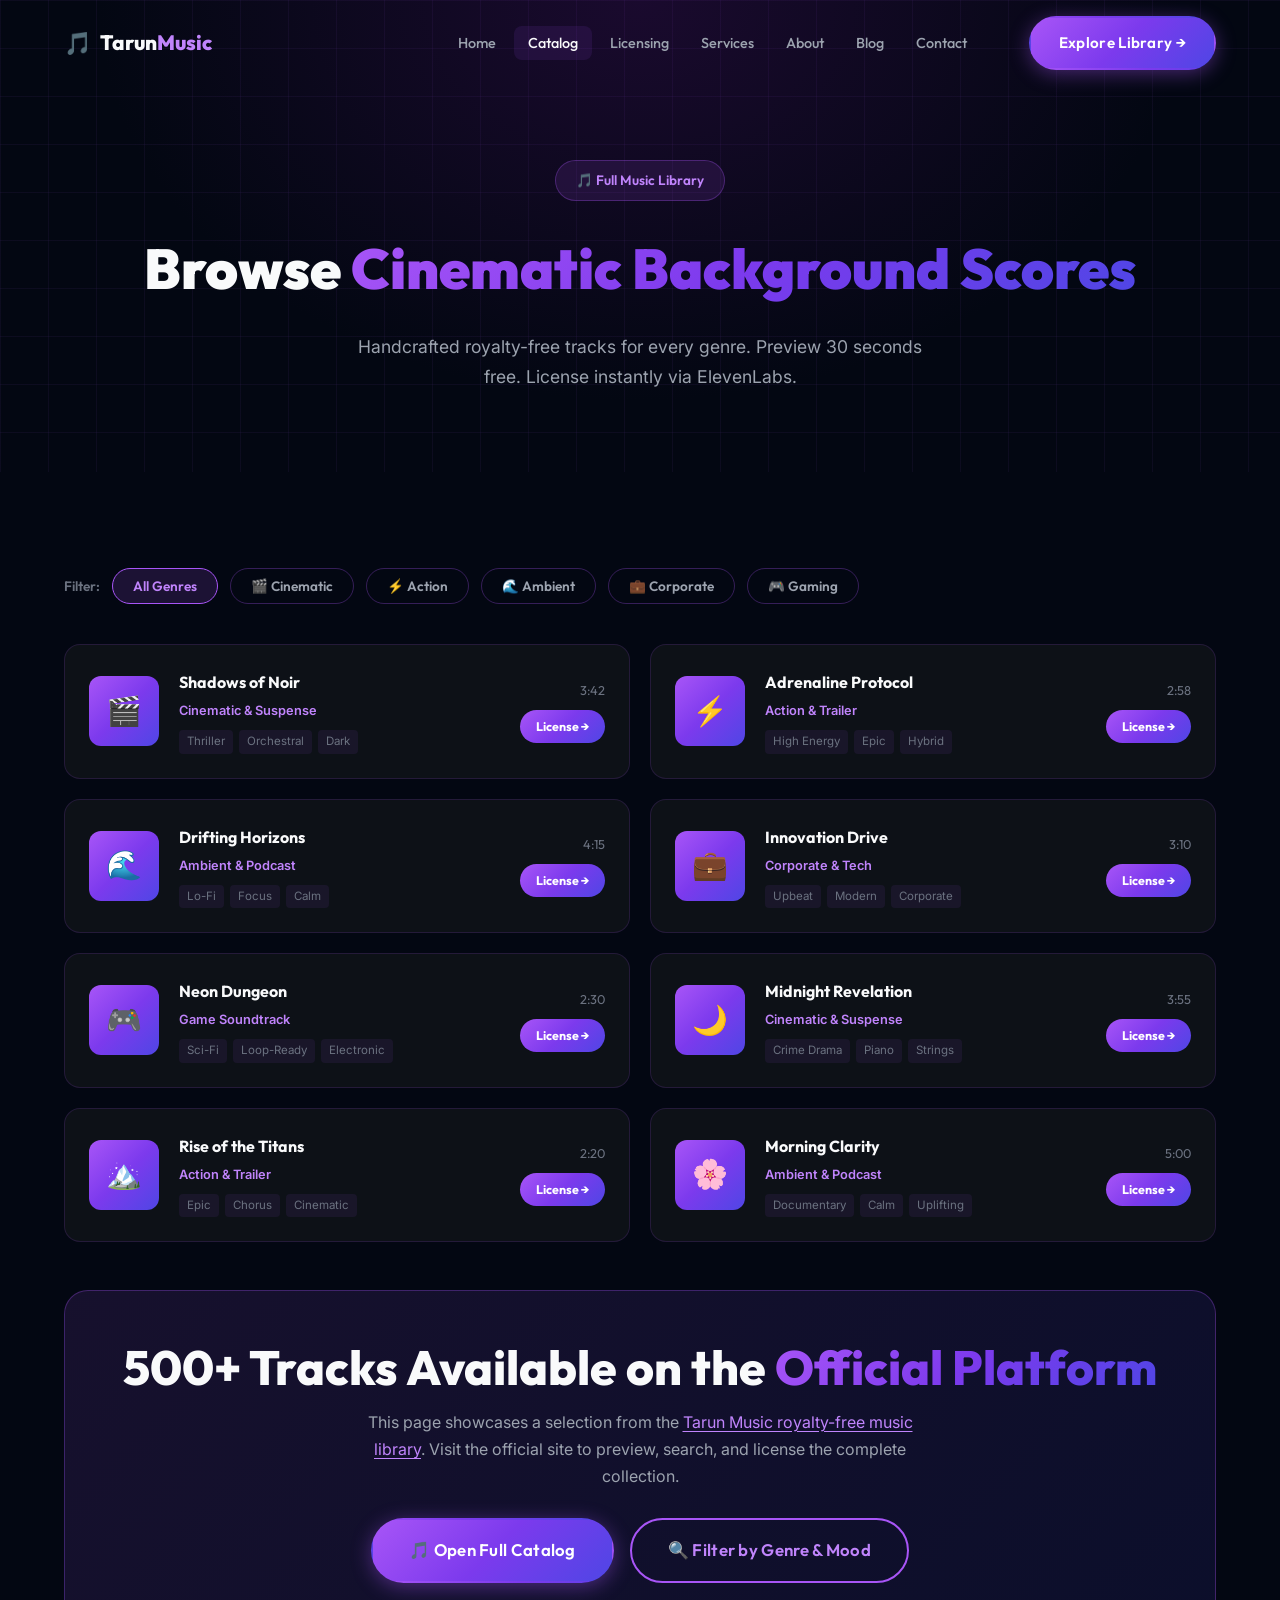
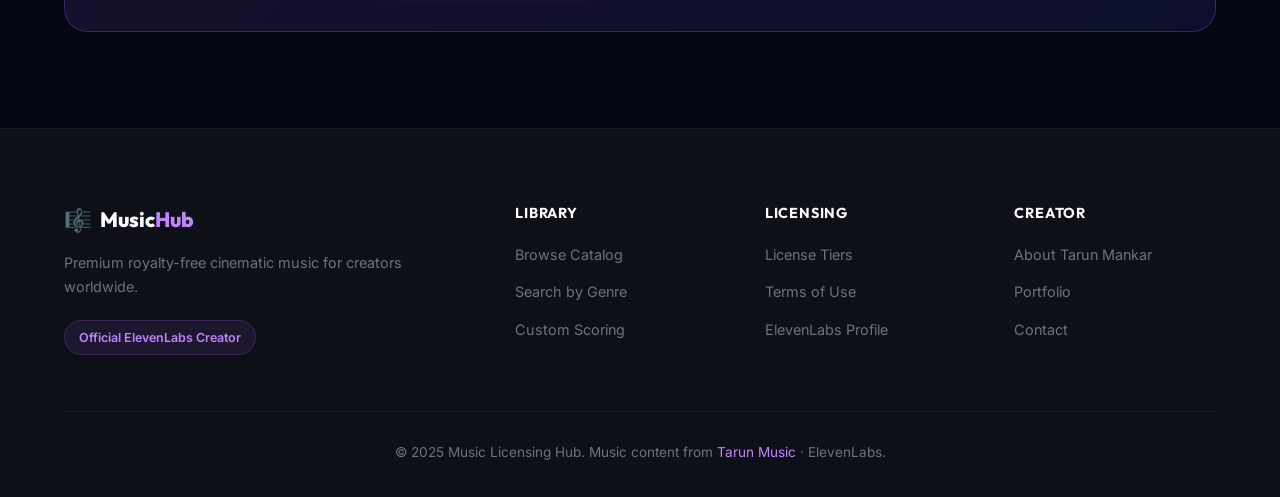
<file: catalog.html>
<!DOCTYPE html>
<html lang="en">
<head>
  <meta charset="UTF-8" />
  <meta name="viewport" content="width=device-width, initial-scale=1.0" />
  <title>Music Catalog — Browse Cinematic Background Scores | Music Licensing Hub</title>
  <meta name="description" content="Browse the full Tarun Music royalty-free catalog. Cinematic thrillers, action trailers, ambient podcast audio, corporate BGM, and video game soundtracks. Preview and license instantly." />
  <meta name="keywords" content="royalty free music catalog, cinematic background music, browse music tracks, tarun music catalog, copyright free music library" />
  <link rel="canonical" href="https://tarunmankar.github.io/music-licensing-hub/catalog.html" />
  <link rel="preconnect" href="https://fonts.googleapis.com" />
  <link rel="preconnect" href="https://fonts.gstatic.com" crossorigin />
  <link href="https://fonts.googleapis.com/css2?family=Outfit:wght@300;400;500;600;700;800;900&family=Inter:wght@300;400;500;600&display=swap" rel="stylesheet" />
  <link rel="stylesheet" href="css/style.css" />
  <style>
    .filter-bar {
      display: flex;
      align-items: center;
      gap: 12px;
      flex-wrap: wrap;
      margin-bottom: 40px;
    }
    .filter-btn {
      padding: 8px 20px;
      border-radius: 50px;
      border: 1px solid rgba(168,85,247,0.3);
      background: transparent;
      color: var(--text-secondary);
      font-family: var(--font-heading);
      font-size: 0.85rem;
      font-weight: 600;
      cursor: pointer;
      transition: all var(--transition);
    }
    .filter-btn:hover, .filter-btn.active {
      background: rgba(168,85,247,0.15);
      color: var(--primary-light);
      border-color: var(--primary);
    }
    .tracks-grid {
      display: grid;
      grid-template-columns: repeat(2, 1fr);
      gap: 20px;
    }
    .track-card {
      background: var(--bg-card);
      border: 1px solid var(--bg-card-border);
      border-radius: var(--radius);
      padding: 24px;
      display: flex;
      align-items: center;
      gap: 20px;
      transition: all var(--transition);
      text-decoration: none;
    }
    .track-card:hover {
      border-color: rgba(168,85,247,0.5);
      transform: translateY(-3px);
      box-shadow: 0 8px 32px rgba(168,85,247,0.2);
    }
    .track-thumb {
      width: 70px;
      height: 70px;
      border-radius: 12px;
      background: var(--gradient-main);
      display: flex;
      align-items: center;
      justify-content: center;
      font-size: 1.8rem;
      flex-shrink: 0;
    }
    .track-info { flex-grow: 1; min-width: 0; }
    .track-name {
      font-family: var(--font-heading);
      font-weight: 700;
      font-size: 1rem;
      margin-bottom: 4px;
      white-space: nowrap;
      overflow: hidden;
      text-overflow: ellipsis;
    }
    .track-genre {
      font-size: 0.8rem;
      color: var(--primary-light);
      font-weight: 600;
      margin-bottom: 8px;
    }
    .track-tags { display: flex; gap: 6px; flex-wrap: wrap; }
    .track-tag {
      background: rgba(168,85,247,0.08);
      border-radius: 4px;
      padding: 2px 8px;
      font-size: 0.72rem;
      color: var(--text-muted);
    }
    .track-actions { display: flex; flex-direction: column; gap: 8px; align-items: flex-end; flex-shrink: 0; }
    .track-duration {
      font-size: 0.8rem;
      color: var(--text-muted);
      font-family: var(--font-heading);
    }
    .track-license-btn {
      padding: 6px 16px;
      border-radius: 50px;
      background: var(--gradient-main);
      color: #fff;
      font-size: 0.78rem;
      font-weight: 700;
      font-family: var(--font-heading);
      white-space: nowrap;
      transition: all var(--transition);
    }
    .track-license-btn:hover {
      transform: scale(1.05);
      box-shadow: 0 4px 16px rgba(168,85,247,0.4);
    }
    .catalog-cta-box {
      background: linear-gradient(135deg, rgba(168,85,247,0.12) 0%, rgba(79,70,229,0.12) 100%);
      border: 1px solid rgba(168,85,247,0.3);
      border-radius: var(--radius-lg);
      padding: 48px;
      text-align: center;
      margin-top: 48px;
    }
    @media (max-width: 768px) {
      .tracks-grid { grid-template-columns: 1fr; }
    }
  </style>
</head>
<body>
  <nav class="navbar" id="navbar">
    <div class="nav-container">
      <a href="index.html" class="nav-logo">
        <span class="logo-icon">🎵</span>
        <span class="logo-text">Tarun<span class="logo-accent">Music</span></span>
      </a>
      <ul class="nav-links" id="navLinks">
        <li><a href="index.html" class="nav-link">Home</a></li>
        <li><a href="catalog.html" class="nav-link active">Catalog</a></li>
        <li><a href="licensing.html" class="nav-link">Licensing</a></li>
        <li><a href="services.html" class="nav-link">Services</a></li>
        <li><a href="about.html" class="nav-link">About</a></li>
        <li><a href="blog.html" class="nav-link">Blog</a></li>
        <li><a href="contact.html" class="nav-link">Contact</a></li>
      </ul>
      <a href="https://www.tarunmusic.co.in/catalog" target="_blank" rel="noopener" class="btn btn-primary nav-cta">Explore Library →</a>
      <button class="hamburger" id="hamburger" aria-label="Toggle menu">
        <span></span><span></span><span></span>
      </button>
    </div>
  </nav>

  <!-- Page Hero -->
  <section class="page-hero">
    <div class="container">
      <div class="hero-badge">🎵 Full Music Library</div>
      <h1 class="page-hero-title">Browse <span class="gradient-text">Cinematic Background Scores</span></h1>
      <p class="page-hero-subtitle">Handcrafted royalty-free tracks for every genre. Preview 30 seconds free. License instantly via ElevenLabs.</p>
    </div>
  </section>

  <section class="section" style="background: var(--bg-base);">
    <div class="container">
      <!-- Filter Bar -->
      <div class="filter-bar">
        <span style="font-weight:600; font-family: var(--font-heading); color: var(--text-muted); font-size:0.85rem;">Filter:</span>
        <button class="filter-btn active" id="filter-all">All Genres</button>
        <button class="filter-btn" id="filter-cinematic">🎬 Cinematic</button>
        <button class="filter-btn" id="filter-action">⚡ Action</button>
        <button class="filter-btn" id="filter-ambient">🌊 Ambient</button>
        <button class="filter-btn" id="filter-corporate">💼 Corporate</button>
        <button class="filter-btn" id="filter-gaming">🎮 Gaming</button>
      </div>

      <!-- Tracks Grid (Showcase — links to official catalog) -->
      <div class="tracks-grid">

        <a href="https://www.tarunmusic.co.in/catalog" target="_blank" rel="noopener" class="track-card">
          <div class="track-thumb">🎬</div>
          <div class="track-info">
            <div class="track-name">Shadows of Noir</div>
            <div class="track-genre">Cinematic &amp; Suspense</div>
            <div class="track-tags">
              <span class="track-tag">Thriller</span>
              <span class="track-tag">Orchestral</span>
              <span class="track-tag">Dark</span>
            </div>
          </div>
          <div class="track-actions">
            <div class="track-duration">3:42</div>
            <div class="track-license-btn">License →</div>
          </div>
        </a>

        <a href="https://www.tarunmusic.co.in/catalog" target="_blank" rel="noopener" class="track-card">
          <div class="track-thumb">⚡</div>
          <div class="track-info">
            <div class="track-name">Adrenaline Protocol</div>
            <div class="track-genre">Action &amp; Trailer</div>
            <div class="track-tags">
              <span class="track-tag">High Energy</span>
              <span class="track-tag">Epic</span>
              <span class="track-tag">Hybrid</span>
            </div>
          </div>
          <div class="track-actions">
            <div class="track-duration">2:58</div>
            <div class="track-license-btn">License →</div>
          </div>
        </a>

        <a href="https://www.tarunmusic.co.in/catalog" target="_blank" rel="noopener" class="track-card">
          <div class="track-thumb">🌊</div>
          <div class="track-info">
            <div class="track-name">Drifting Horizons</div>
            <div class="track-genre">Ambient &amp; Podcast</div>
            <div class="track-tags">
              <span class="track-tag">Lo-Fi</span>
              <span class="track-tag">Focus</span>
              <span class="track-tag">Calm</span>
            </div>
          </div>
          <div class="track-actions">
            <div class="track-duration">4:15</div>
            <div class="track-license-btn">License →</div>
          </div>
        </a>

        <a href="https://www.tarunmusic.co.in/catalog" target="_blank" rel="noopener" class="track-card">
          <div class="track-thumb">💼</div>
          <div class="track-info">
            <div class="track-name">Innovation Drive</div>
            <div class="track-genre">Corporate &amp; Tech</div>
            <div class="track-tags">
              <span class="track-tag">Upbeat</span>
              <span class="track-tag">Modern</span>
              <span class="track-tag">Corporate</span>
            </div>
          </div>
          <div class="track-actions">
            <div class="track-duration">3:10</div>
            <div class="track-license-btn">License →</div>
          </div>
        </a>

        <a href="https://www.tarunmusic.co.in/catalog" target="_blank" rel="noopener" class="track-card">
          <div class="track-thumb">🎮</div>
          <div class="track-info">
            <div class="track-name">Neon Dungeon</div>
            <div class="track-genre">Game Soundtrack</div>
            <div class="track-tags">
              <span class="track-tag">Sci-Fi</span>
              <span class="track-tag">Loop-Ready</span>
              <span class="track-tag">Electronic</span>
            </div>
          </div>
          <div class="track-actions">
            <div class="track-duration">2:30</div>
            <div class="track-license-btn">License →</div>
          </div>
        </a>

        <a href="https://www.tarunmusic.co.in/catalog" target="_blank" rel="noopener" class="track-card">
          <div class="track-thumb">🌙</div>
          <div class="track-info">
            <div class="track-name">Midnight Revelation</div>
            <div class="track-genre">Cinematic &amp; Suspense</div>
            <div class="track-tags">
              <span class="track-tag">Crime Drama</span>
              <span class="track-tag">Piano</span>
              <span class="track-tag">Strings</span>
            </div>
          </div>
          <div class="track-actions">
            <div class="track-duration">3:55</div>
            <div class="track-license-btn">License →</div>
          </div>
        </a>

        <a href="https://www.tarunmusic.co.in/catalog" target="_blank" rel="noopener" class="track-card">
          <div class="track-thumb">🏔️</div>
          <div class="track-info">
            <div class="track-name">Rise of the Titans</div>
            <div class="track-genre">Action &amp; Trailer</div>
            <div class="track-tags">
              <span class="track-tag">Epic</span>
              <span class="track-tag">Chorus</span>
              <span class="track-tag">Cinematic</span>
            </div>
          </div>
          <div class="track-actions">
            <div class="track-duration">2:20</div>
            <div class="track-license-btn">License →</div>
          </div>
        </a>

        <a href="https://www.tarunmusic.co.in/catalog" target="_blank" rel="noopener" class="track-card">
          <div class="track-thumb">🌸</div>
          <div class="track-info">
            <div class="track-name">Morning Clarity</div>
            <div class="track-genre">Ambient &amp; Podcast</div>
            <div class="track-tags">
              <span class="track-tag">Documentary</span>
              <span class="track-tag">Calm</span>
              <span class="track-tag">Uplifting</span>
            </div>
          </div>
          <div class="track-actions">
            <div class="track-duration">5:00</div>
            <div class="track-license-btn">License →</div>
          </div>
        </a>

      </div>

      <!-- CTA Box -->
      <div class="catalog-cta-box">
        <h2 class="section-title" style="margin-bottom:12px;">500+ Tracks Available on the <span class="gradient-text">Official Platform</span></h2>
        <p style="color: var(--text-secondary); margin-bottom: 28px; max-width: 560px; margin-left: auto; margin-right: auto;">This page showcases a selection from the <a href="https://www.tarunmusic.co.in" target="_blank" rel="noopener" class="inline-link">Tarun Music royalty-free music library</a>. Visit the official site to preview, search, and license the complete collection.</p>
        <div style="display:flex; gap:16px; justify-content:center; flex-wrap:wrap;">
          <a href="https://www.tarunmusic.co.in/catalog" target="_blank" rel="noopener" class="btn btn-primary btn-lg" id="catalog-main-cta">🎵 Open Full Catalog</a>
          <a href="https://www.tarunmusic.co.in/search" target="_blank" rel="noopener" class="btn btn-outline btn-lg" id="catalog-search-cta">🔍 Filter by Genre &amp; Mood</a>
        </div>
      </div>

    </div>
  </section>

  <!-- Footer -->
  <footer class="footer">
    <div class="container">
      <div class="footer-grid">
        <div class="footer-brand">
          <a href="index.html" class="nav-logo"><span class="logo-icon">🎼</span><span class="logo-text">Music<span class="logo-accent">Hub</span></span></a>
          <p class="footer-tagline">Premium royalty-free cinematic music for creators worldwide.</p>
          <div class="footer-el-badge">Official ElevenLabs Creator</div>
        </div>
        <div class="footer-col">
          <h4 class="footer-heading">Library</h4>
          <ul class="footer-links">
            <li><a href="https://www.tarunmusic.co.in/catalog" target="_blank" rel="noopener">Browse Catalog</a></li>
            <li><a href="https://www.tarunmusic.co.in/search" target="_blank" rel="noopener">Search by Genre</a></li>
            <li><a href="https://www.tarunmusic.co.in/services" target="_blank" rel="noopener">Custom Scoring</a></li>
          </ul>
        </div>
        <div class="footer-col">
          <h4 class="footer-heading">Licensing</h4>
          <ul class="footer-links">
            <li><a href="https://www.tarunmusic.co.in/licensing" target="_blank" rel="noopener">License Tiers</a></li>
            <li><a href="https://www.tarunmusic.co.in/terms" target="_blank" rel="noopener">Terms of Use</a></li>
            <li><a href="https://elevenlabs.io/app/music/explore/creator/LfAdKsiGjPdvt8Qcs1o6" target="_blank" rel="noopener">ElevenLabs Profile</a></li>
          </ul>
        </div>
        <div class="footer-col">
          <h4 class="footer-heading">Creator</h4>
          <ul class="footer-links">
            <li><a href="https://www.tarunmusic.co.in/about" target="_blank" rel="noopener">About Tarun Mankar</a></li>
            <li><a href="https://tarunmankar.github.io/" target="_blank" rel="noopener">Portfolio</a></li>
            <li><a href="https://www.tarunmusic.co.in/contact" target="_blank" rel="noopener">Contact</a></li>
          </ul>
        </div>
      </div>
      <div class="footer-bottom">
        <p>© 2025 Music Licensing Hub. Music content from <a href="https://www.tarunmusic.co.in" target="_blank" rel="noopener">Tarun Music</a> &middot; ElevenLabs.</p>
      </div>
    </div>
  </footer>

  <script src="js/main.js"></script>
</body>
</html>
</file>
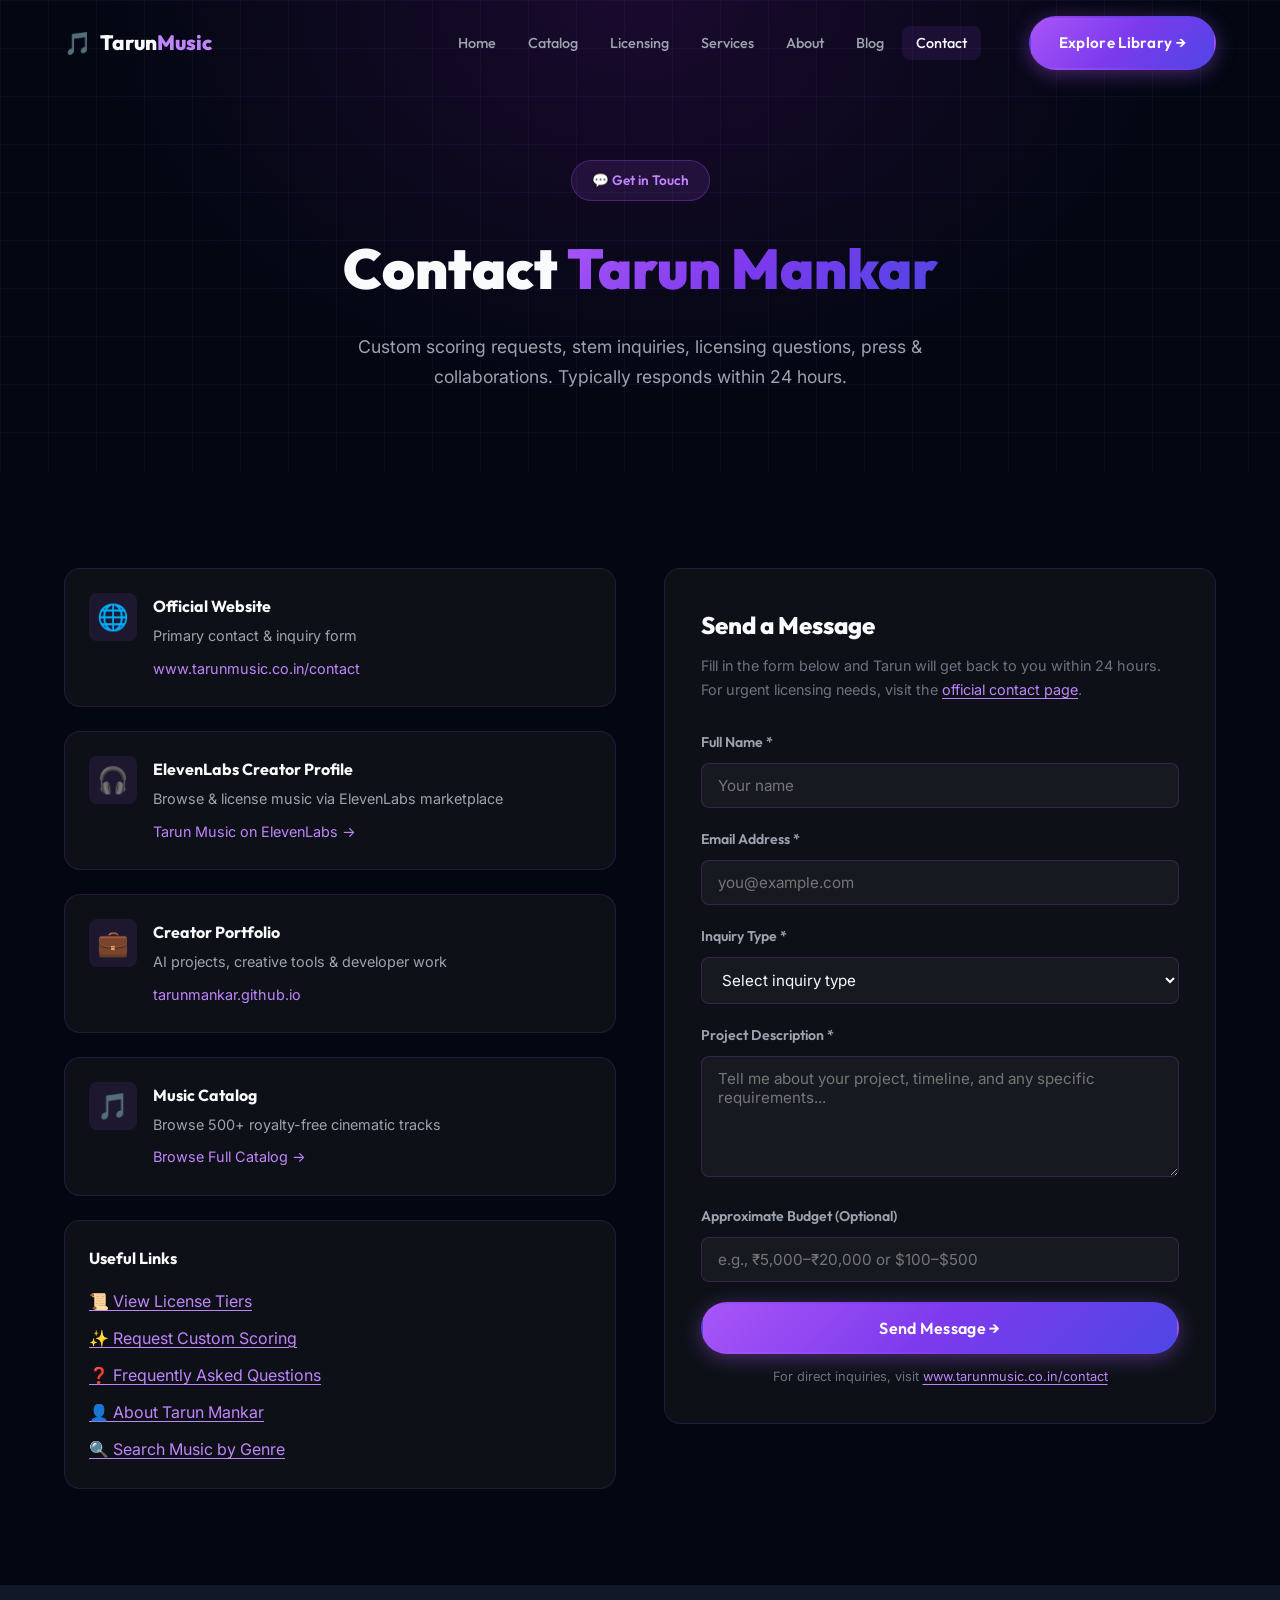
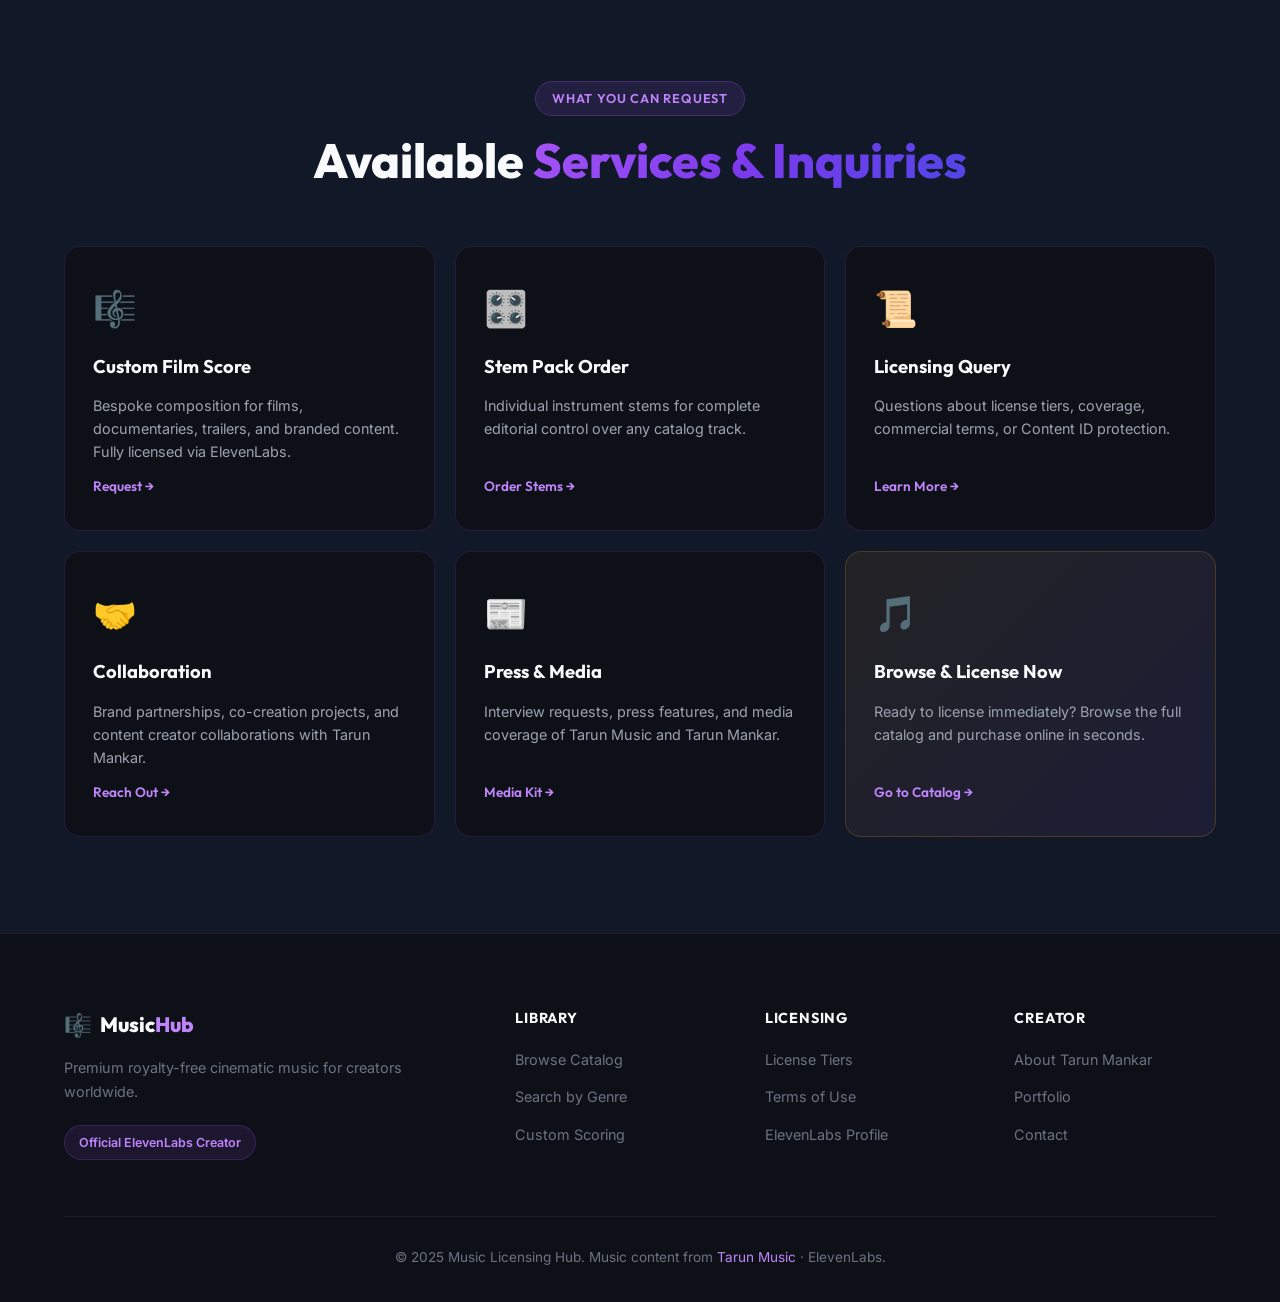
<file: contact.html>
<!DOCTYPE html>
<html lang="en">
<head>
  <meta charset="UTF-8" />
  <meta name="viewport" content="width=device-width, initial-scale=1.0" />
  <title>Contact Tarun Mankar — Custom Scoring, Licensing & Inquiries | Music Licensing Hub</title>
  <meta name="description" content="Contact Tarun Mankar for custom film scoring, stem requests, licensing inquiries, and collaboration. Official ElevenLabs Creator. Available for filmmakers, brands, and content creators." />
  <meta name="keywords" content="contact tarun mankar, custom score request, music licensing inquiry, tarun music contact, stem edit request, film scoring inquiry" />
  <link rel="canonical" href="https://tarunmankar.github.io/music-licensing-hub/contact.html" />
  <link rel="preconnect" href="https://fonts.googleapis.com" />
  <link rel="preconnect" href="https://fonts.gstatic.com" crossorigin />
  <link href="https://fonts.googleapis.com/css2?family=Outfit:wght@300;400;500;600;700;800;900&family=Inter:wght@300;400;500;600&display=swap" rel="stylesheet" />
  <link rel="stylesheet" href="css/style.css" />
</head>
<body>
  <nav class="navbar" id="navbar">
    <div class="nav-container">
      <a href="index.html" class="nav-logo">
        <span class="logo-icon">🎵</span>
        <span class="logo-text">Tarun<span class="logo-accent">Music</span></span>
      </a>
      <ul class="nav-links" id="navLinks">
        <li><a href="index.html" class="nav-link">Home</a></li>
        <li><a href="catalog.html" class="nav-link">Catalog</a></li>
        <li><a href="licensing.html" class="nav-link">Licensing</a></li>
        <li><a href="services.html" class="nav-link">Services</a></li>
        <li><a href="about.html" class="nav-link">About</a></li>
        <li><a href="blog.html" class="nav-link">Blog</a></li>
        <li><a href="contact.html" class="nav-link active">Contact</a></li>
      </ul>
      <a href="https://www.tarunmusic.co.in/catalog" target="_blank" rel="noopener" class="btn btn-primary nav-cta">Explore Library →</a>
      <button class="hamburger" id="hamburger" aria-label="Toggle menu">
        <span></span><span></span><span></span>
      </button>
    </div>
  </nav>

  <section class="page-hero">
    <div class="container">
      <div class="hero-badge">💬 Get in Touch</div>
      <h1 class="page-hero-title">Contact <span class="gradient-text">Tarun Mankar</span></h1>
      <p class="page-hero-subtitle">Custom scoring requests, stem inquiries, licensing questions, press &amp; collaborations. Typically responds within 24 hours.</p>
    </div>
  </section>

  <section class="section" style="background: var(--bg-base);">
    <div class="container">
      <div class="contact-grid">

        <!-- Contact Info -->
        <div class="contact-info">
          <div class="contact-item" id="contact-official">
            <div class="contact-icon">🌐</div>
            <div>
              <h4>Official Website</h4>
              <p style="color: var(--text-secondary); font-size: 0.9rem; margin-bottom: 6px;">Primary contact &amp; inquiry form</p>
              <a href="https://www.tarunmusic.co.in/contact" target="_blank" rel="noopener">www.tarunmusic.co.in/contact</a>
            </div>
          </div>

          <div class="contact-item" id="contact-elevenlabs">
            <div class="contact-icon">🎧</div>
            <div>
              <h4>ElevenLabs Creator Profile</h4>
              <p style="color: var(--text-secondary); font-size: 0.9rem; margin-bottom: 6px;">Browse &amp; license music via ElevenLabs marketplace</p>
              <a href="https://elevenlabs.io/app/music/explore/creator/LfAdKsiGjPdvt8Qcs1o6" target="_blank" rel="noopener">Tarun Music on ElevenLabs →</a>
            </div>
          </div>

          <div class="contact-item" id="contact-portfolio">
            <div class="contact-icon">💼</div>
            <div>
              <h4>Creator Portfolio</h4>
              <p style="color: var(--text-secondary); font-size: 0.9rem; margin-bottom: 6px;">AI projects, creative tools &amp; developer work</p>
              <a href="https://tarunmankar.github.io/" target="_blank" rel="noopener">tarunmankar.github.io</a>
            </div>
          </div>

          <div class="contact-item" id="contact-catalog">
            <div class="contact-icon">🎵</div>
            <div>
              <h4>Music Catalog</h4>
              <p style="color: var(--text-secondary); font-size: 0.9rem; margin-bottom: 6px;">Browse 500+ royalty-free cinematic tracks</p>
              <a href="https://www.tarunmusic.co.in/catalog" target="_blank" rel="noopener">Browse Full Catalog →</a>
            </div>
          </div>

          <!-- Quick Links -->
          <div style="background: var(--bg-card); border: 1px solid var(--bg-card-border); border-radius: var(--radius); padding: 24px;">
            <h4 style="font-family: var(--font-heading); font-weight: 700; margin-bottom: 16px;">Useful Links</h4>
            <ul style="display: flex; flex-direction: column; gap: 10px;">
              <li><a href="https://www.tarunmusic.co.in/licensing" target="_blank" rel="noopener" class="inline-link">📜 View License Tiers</a></li>
              <li><a href="https://www.tarunmusic.co.in/services" target="_blank" rel="noopener" class="inline-link">✨ Request Custom Scoring</a></li>
              <li><a href="https://www.tarunmusic.co.in/faq" target="_blank" rel="noopener" class="inline-link">❓ Frequently Asked Questions</a></li>
              <li><a href="https://www.tarunmusic.co.in/about" target="_blank" rel="noopener" class="inline-link">👤 About Tarun Mankar</a></li>
              <li><a href="https://www.tarunmusic.co.in/search" target="_blank" rel="noopener" class="inline-link">🔍 Search Music by Genre</a></li>
            </ul>
          </div>
        </div>

        <!-- Contact Form -->
        <div class="contact-form">
          <h2 style="font-family: var(--font-heading); font-weight: 800; font-size: 1.5rem; margin-bottom: 8px;">Send a Message</h2>
          <p style="color: var(--text-muted); font-size: 0.9rem; margin-bottom: 28px;">Fill in the form below and Tarun will get back to you within 24 hours. For urgent licensing needs, visit the <a href="https://www.tarunmusic.co.in/contact" target="_blank" rel="noopener" class="inline-link">official contact page</a>.</p>

          <form id="contactForm" novalidate>
            <div class="form-group">
              <label class="form-label" for="name">Full Name *</label>
              <input class="form-input" type="text" id="name" name="name" placeholder="Your name" required />
            </div>
            <div class="form-group">
              <label class="form-label" for="email">Email Address *</label>
              <input class="form-input" type="email" id="email" name="email" placeholder="you@example.com" required />
            </div>
            <div class="form-group">
              <label class="form-label" for="inquiry">Inquiry Type *</label>
              <select class="form-select" id="inquiry" name="inquiry" required>
                <option value="" disabled selected>Select inquiry type</option>
                <option value="custom-score">Custom Film Scoring</option>
                <option value="stems">Stem Pack Request</option>
                <option value="licensing">Licensing Question</option>
                <option value="collaboration">Collaboration Proposal</option>
                <option value="press">Press &amp; Media</option>
                <option value="other">General Inquiry</option>
              </select>
            </div>
            <div class="form-group">
              <label class="form-label" for="project">Project Description *</label>
              <textarea class="form-textarea" id="project" name="project" placeholder="Tell me about your project, timeline, and any specific requirements..." rows="5" required></textarea>
            </div>
            <div class="form-group">
              <label class="form-label" for="budget">Approximate Budget (Optional)</label>
              <input class="form-input" type="text" id="budget" name="budget" placeholder="e.g., ₹5,000–₹20,000 or $100–$500" />
            </div>
            <button type="submit" class="btn btn-primary" style="width: 100%; justify-content: center; font-size: 1rem; padding: 14px;" id="contact-submit-btn">
              Send Message →
            </button>
            <p style="font-size: 0.8rem; color: var(--text-muted); text-align: center; margin-top: 12px;">
              For direct inquiries, visit <a href="https://www.tarunmusic.co.in/contact" target="_blank" rel="noopener" class="inline-link">www.tarunmusic.co.in/contact</a>
            </p>
          </form>
        </div>

      </div>
    </div>
  </section>

  <!-- Map of Services -->
  <section class="section" style="background: var(--bg-card-2);">
    <div class="container">
      <div class="section-header">
        <span class="section-tag">What You Can Request</span>
        <h2 class="section-title">Available <span class="gradient-text">Services & Inquiries</span></h2>
      </div>
      <div class="genres-grid">
        <a href="https://www.tarunmusic.co.in/services" target="_blank" rel="noopener" class="genre-card" id="contact-svc-1">
          <div class="genre-icon-wrap">🎼</div>
          <h3 class="genre-name">Custom Film Score</h3>
          <p class="genre-desc">Bespoke composition for films, documentaries, trailers, and branded content. Fully licensed via ElevenLabs.</p>
          <span class="genre-link">Request →</span>
        </a>
        <a href="https://www.tarunmusic.co.in/services" target="_blank" rel="noopener" class="genre-card" id="contact-svc-2">
          <div class="genre-icon-wrap">🎛️</div>
          <h3 class="genre-name">Stem Pack Order</h3>
          <p class="genre-desc">Individual instrument stems for complete editorial control over any catalog track.</p>
          <span class="genre-link">Order Stems →</span>
        </a>
        <a href="https://www.tarunmusic.co.in/licensing" target="_blank" rel="noopener" class="genre-card" id="contact-svc-3">
          <div class="genre-icon-wrap">📜</div>
          <h3 class="genre-name">Licensing Query</h3>
          <p class="genre-desc">Questions about license tiers, coverage, commercial terms, or Content ID protection.</p>
          <span class="genre-link">Learn More →</span>
        </a>
        <a href="https://www.tarunmusic.co.in/about" target="_blank" rel="noopener" class="genre-card" id="contact-svc-4">
          <div class="genre-icon-wrap">🤝</div>
          <h3 class="genre-name">Collaboration</h3>
          <p class="genre-desc">Brand partnerships, co-creation projects, and content creator collaborations with Tarun Mankar.</p>
          <span class="genre-link">Reach Out →</span>
        </a>
        <a href="https://tarunmankar.github.io/" target="_blank" rel="noopener" class="genre-card" id="contact-svc-5">
          <div class="genre-icon-wrap">📰</div>
          <h3 class="genre-name">Press &amp; Media</h3>
          <p class="genre-desc">Interview requests, press features, and media coverage of Tarun Music and Tarun Mankar.</p>
          <span class="genre-link">Media Kit →</span>
        </a>
        <a href="https://www.tarunmusic.co.in/catalog" target="_blank" rel="noopener" class="genre-card genre-card-custom" id="contact-svc-6">
          <div class="genre-icon-wrap">🎵</div>
          <h3 class="genre-name">Browse &amp; License Now</h3>
          <p class="genre-desc">Ready to license immediately? Browse the full catalog and purchase online in seconds.</p>
          <span class="genre-link">Go to Catalog →</span>
        </a>
      </div>
    </div>
  </section>

  <footer class="footer">
    <div class="container">
      <div class="footer-grid">
        <div class="footer-brand"><a href="index.html" class="nav-logo"><span class="logo-icon">🎼</span><span class="logo-text">Music<span class="logo-accent">Hub</span></span></a><p class="footer-tagline">Premium royalty-free cinematic music for creators worldwide.</p><div class="footer-el-badge">Official ElevenLabs Creator</div></div>
        <div class="footer-col"><h4 class="footer-heading">Library</h4><ul class="footer-links"><li><a href="https://www.tarunmusic.co.in/catalog" target="_blank" rel="noopener">Browse Catalog</a></li><li><a href="https://www.tarunmusic.co.in/search" target="_blank" rel="noopener">Search by Genre</a></li><li><a href="https://www.tarunmusic.co.in/services" target="_blank" rel="noopener">Custom Scoring</a></li></ul></div>
        <div class="footer-col"><h4 class="footer-heading">Licensing</h4><ul class="footer-links"><li><a href="https://www.tarunmusic.co.in/licensing" target="_blank" rel="noopener">License Tiers</a></li><li><a href="https://www.tarunmusic.co.in/terms" target="_blank" rel="noopener">Terms of Use</a></li><li><a href="https://elevenlabs.io/app/music/explore/creator/LfAdKsiGjPdvt8Qcs1o6" target="_blank" rel="noopener">ElevenLabs Profile</a></li></ul></div>
        <div class="footer-col"><h4 class="footer-heading">Creator</h4><ul class="footer-links"><li><a href="https://www.tarunmusic.co.in/about" target="_blank" rel="noopener">About Tarun Mankar</a></li><li><a href="https://tarunmankar.github.io/" target="_blank" rel="noopener">Portfolio</a></li><li><a href="https://www.tarunmusic.co.in/contact" target="_blank" rel="noopener">Contact</a></li></ul></div>
      </div>
      <div class="footer-bottom"><p>© 2025 Music Licensing Hub. Music content from <a href="https://www.tarunmusic.co.in" target="_blank" rel="noopener">Tarun Music</a> &middot; ElevenLabs.</p></div>
    </div>
  </footer>

  <script src="js/main.js"></script>
</body>
</html>
</file>
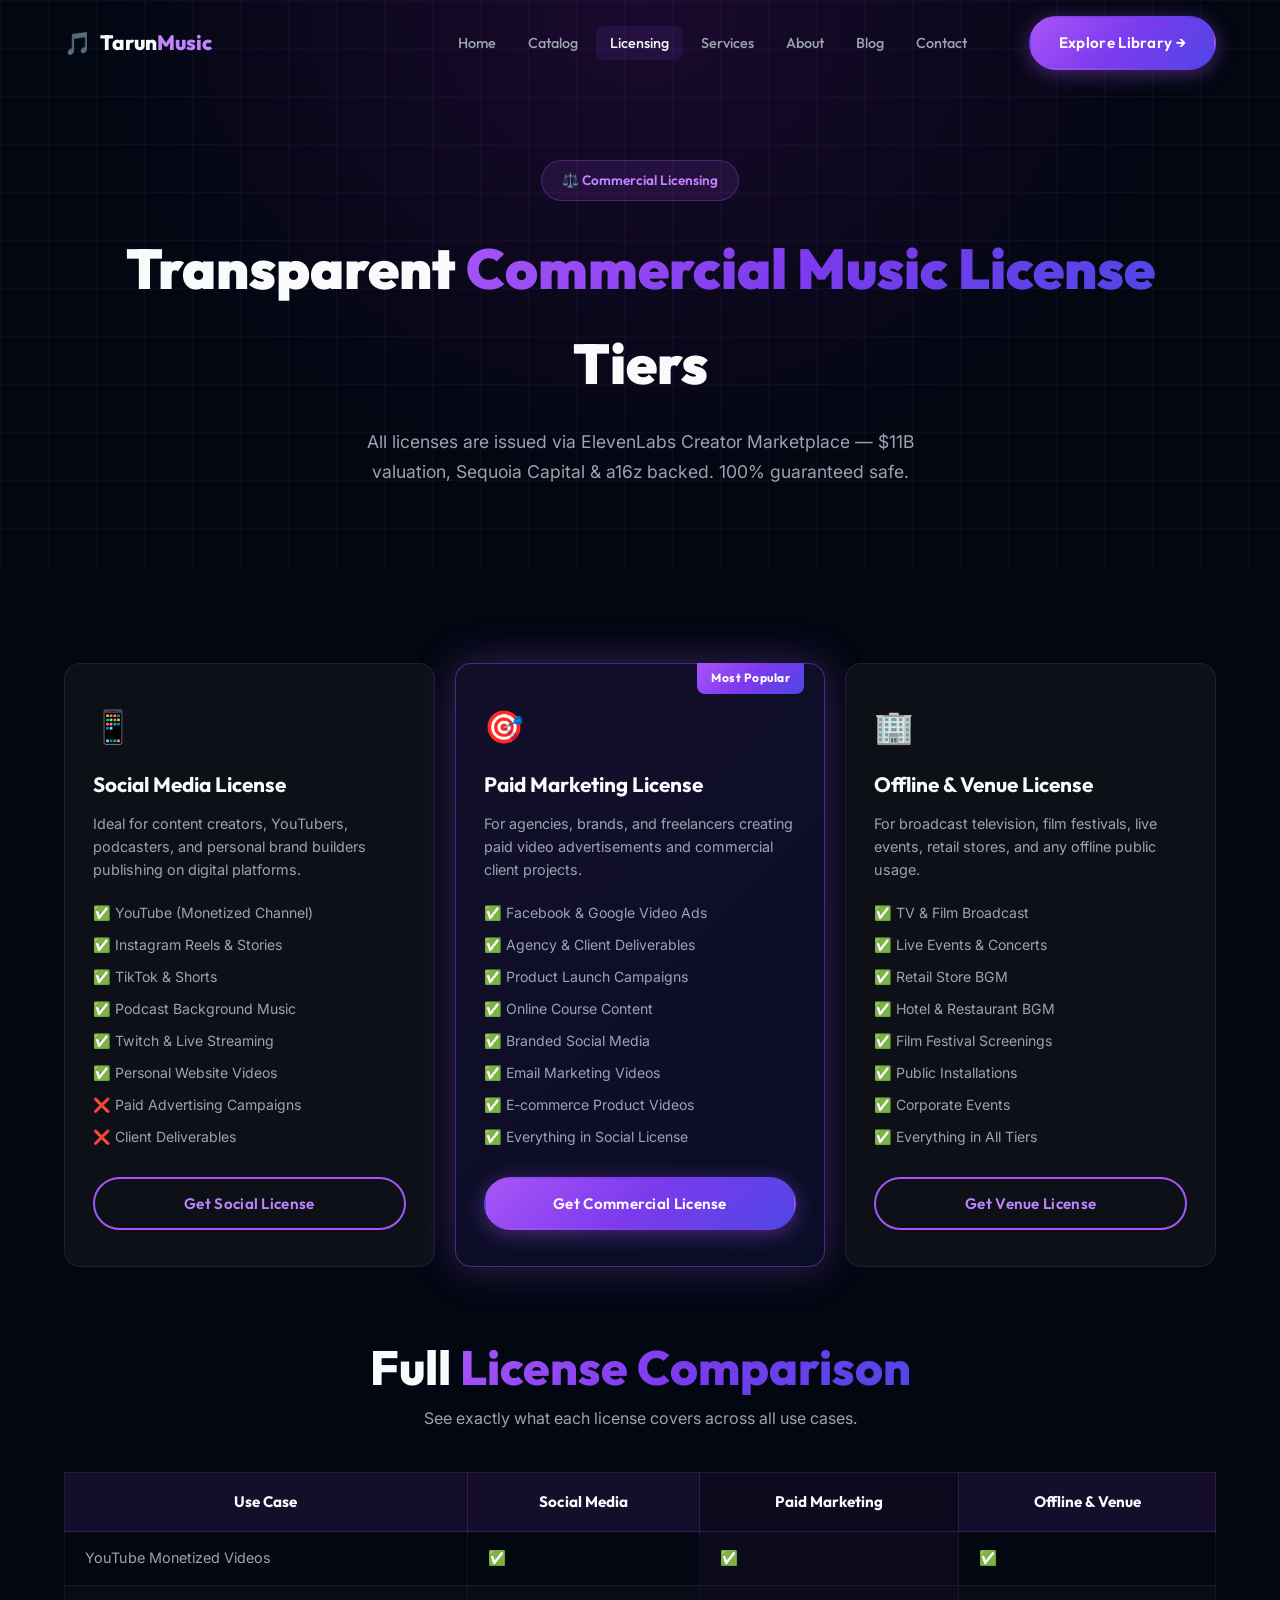
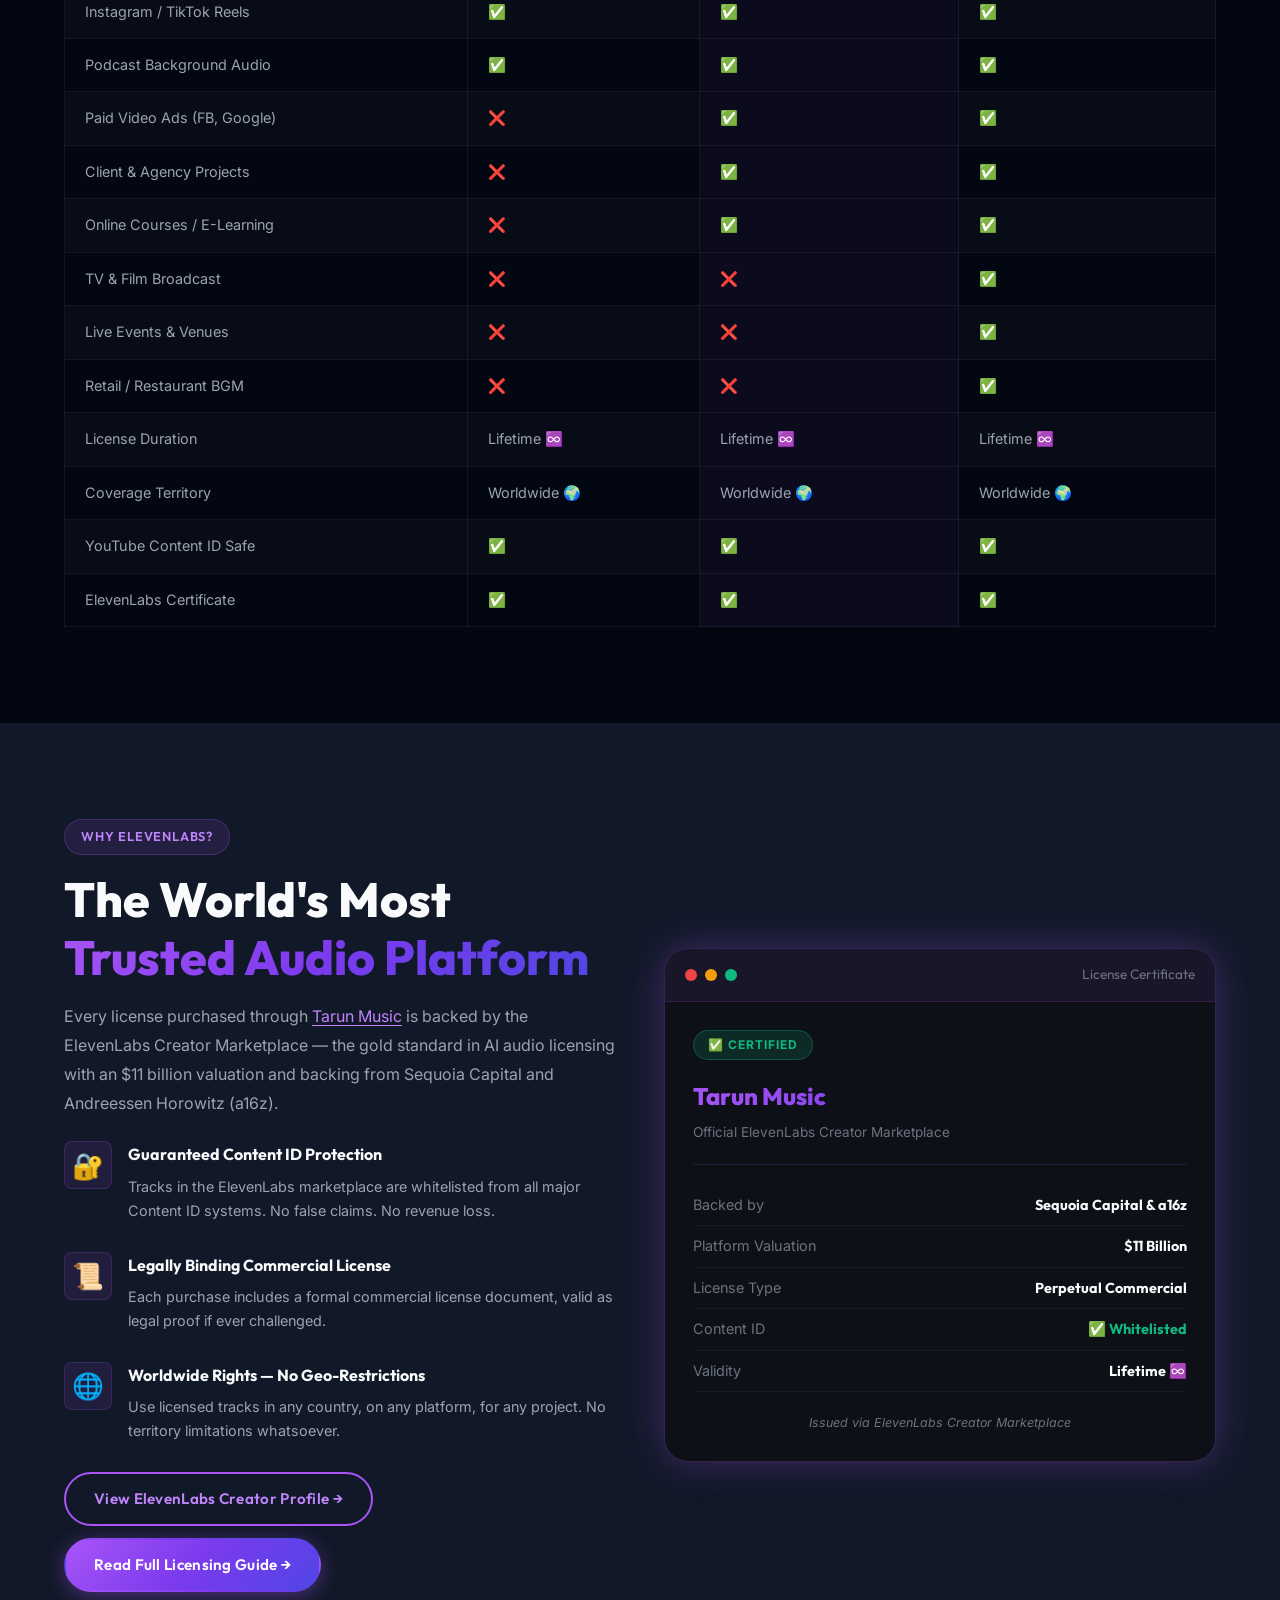
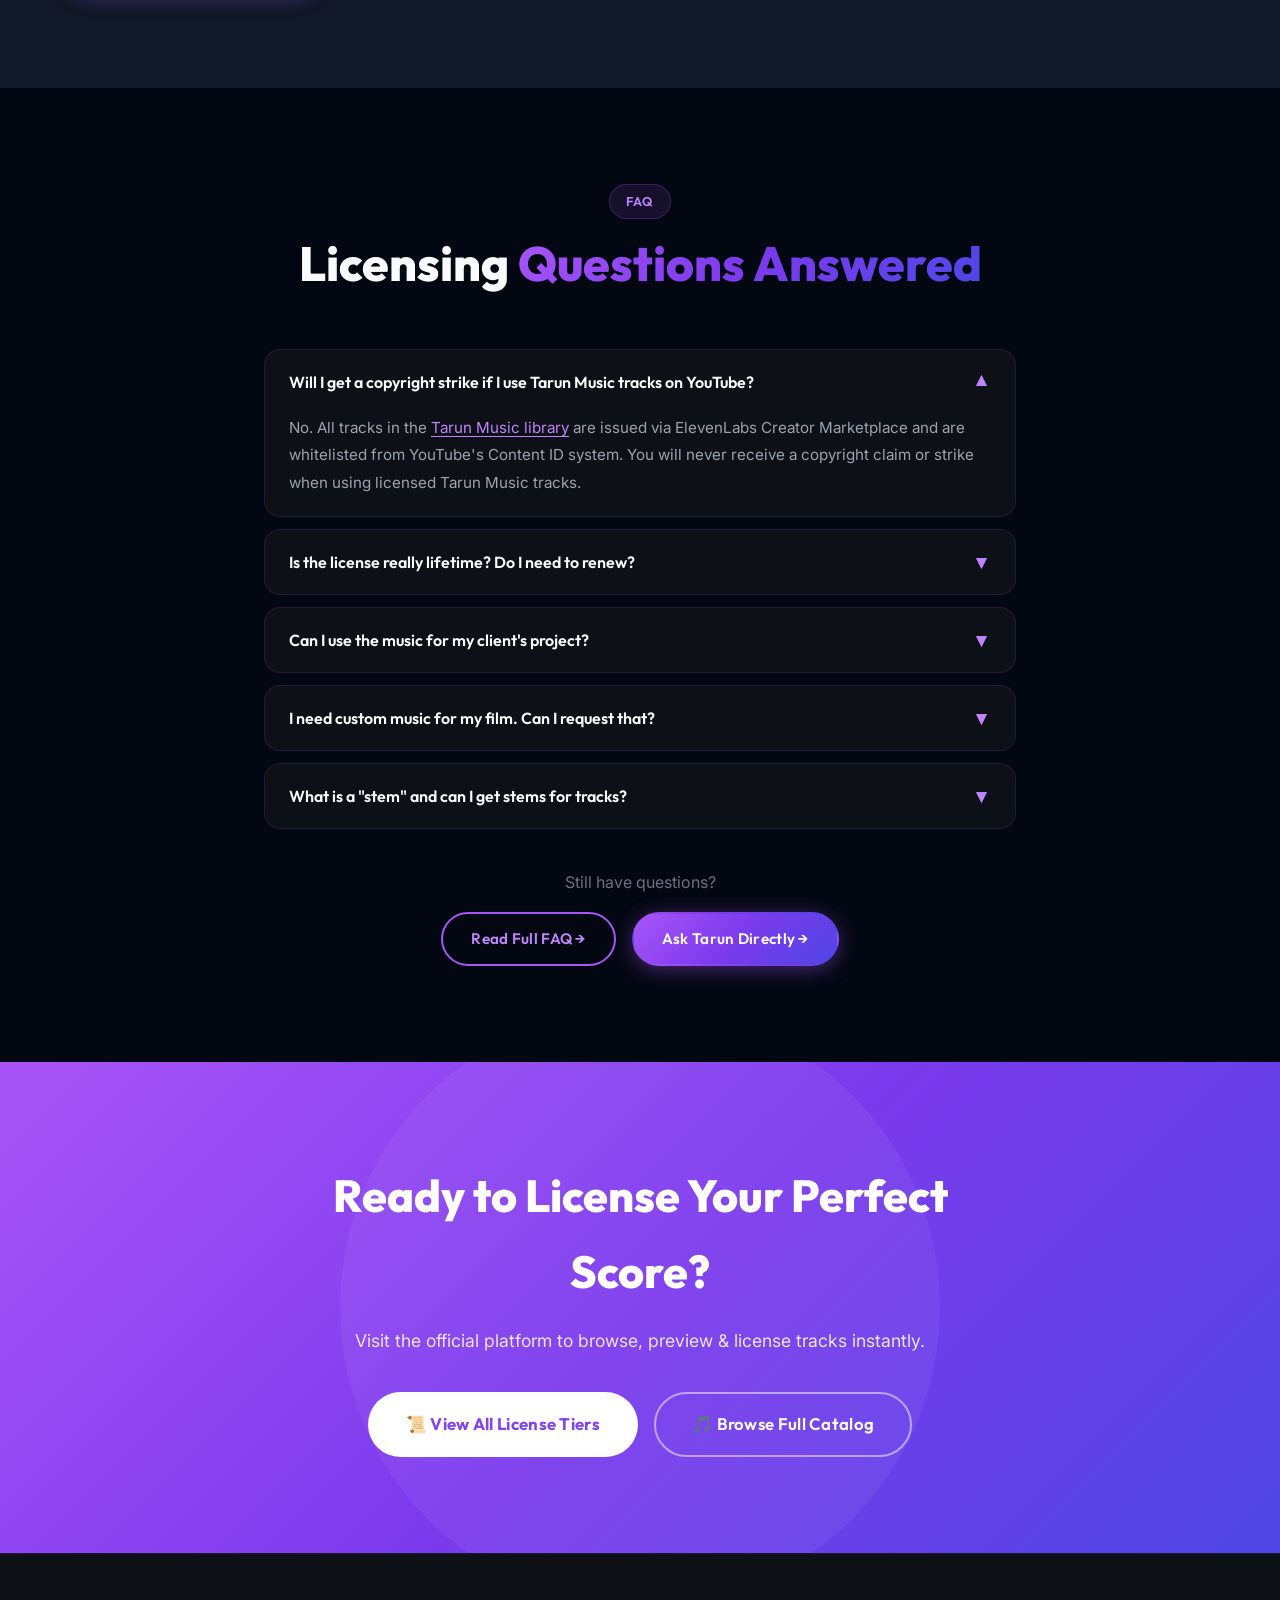
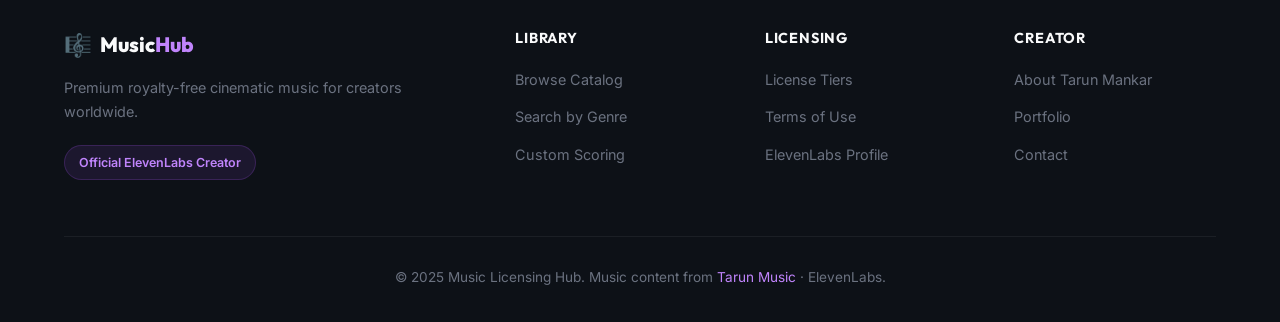
<file: licensing.html>
<!DOCTYPE html>
<html lang="en">
<head>
  <meta charset="UTF-8" />
  <meta name="viewport" content="width=device-width, initial-scale=1.0" />
  <title>Commercial Music Licensing Tiers — ElevenLabs Certified | Music Licensing Hub</title>
  <meta name="description" content="Understand Tarun Music commercial licensing tiers. Social Media, Paid Marketing & Offline/Venue licenses issued via ElevenLabs. 100% monetization safe, lifetime worldwide rights." />
  <meta name="keywords" content="commercial music license, royalty free music licensing, youtube music license, elevenlabs music license, background music copyright, tarun music licensing" />
  <link rel="canonical" href="https://tarunmankar.github.io/music-licensing-hub/licensing.html" />
  <link rel="preconnect" href="https://fonts.googleapis.com" />
  <link rel="preconnect" href="https://fonts.gstatic.com" crossorigin />
  <link href="https://fonts.googleapis.com/css2?family=Outfit:wght@300;400;500;600;700;800;900&family=Inter:wght@300;400;500;600&display=swap" rel="stylesheet" />
  <link rel="stylesheet" href="css/style.css" />
  <style>
    .faq-item {
      background: var(--bg-card);
      border: 1px solid var(--bg-card-border);
      border-radius: var(--radius);
      margin-bottom: 12px;
      overflow: hidden;
    }
    .faq-question {
      width: 100%;
      display: flex;
      align-items: center;
      justify-content: space-between;
      padding: 20px 24px;
      background: none;
      border: none;
      color: var(--text-primary);
      font-family: var(--font-heading);
      font-size: 1rem;
      font-weight: 600;
      text-align: left;
      cursor: pointer;
      transition: background var(--transition);
    }
    .faq-question:hover { background: rgba(168,85,247,0.05); }
    .faq-chevron {
      font-size: 1.2rem;
      transition: transform var(--transition);
      color: var(--primary-light);
    }
    .faq-item.open .faq-chevron { transform: rotate(180deg); }
    .faq-answer {
      max-height: 0;
      overflow: hidden;
      transition: max-height 0.4s ease, padding 0.3s ease;
      padding: 0 24px;
      color: var(--text-secondary);
      font-size: 0.95rem;
      line-height: 1.8;
    }
    .faq-item.open .faq-answer {
      max-height: 300px;
      padding: 0 24px 20px;
    }
    .compare-table {
      width: 100%;
      border-collapse: collapse;
      margin-top: 40px;
    }
    .compare-table th {
      background: rgba(168,85,247,0.1);
      border: 1px solid rgba(168,85,247,0.2);
      padding: 16px 20px;
      font-family: var(--font-heading);
      font-size: 0.95rem;
      font-weight: 700;
    }
    .compare-table td {
      border: 1px solid rgba(255,255,255,0.06);
      padding: 14px 20px;
      color: var(--text-secondary);
      font-size: 0.9rem;
    }
    .compare-table tr:nth-child(even) td { background: rgba(255,255,255,0.02); }
    .check { color: #10b981; font-size: 1.1rem; }
    .cross { color: #ef4444; font-size: 1.1rem; }
    .highlight-col { background: rgba(168,85,247,0.05) !important; }
  </style>
</head>
<body>
  <nav class="navbar" id="navbar">
    <div class="nav-container">
      <a href="index.html" class="nav-logo">
        <span class="logo-icon">🎵</span>
        <span class="logo-text">Tarun<span class="logo-accent">Music</span></span>
      </a>
      <ul class="nav-links" id="navLinks">
        <li><a href="index.html" class="nav-link">Home</a></li>
        <li><a href="catalog.html" class="nav-link">Catalog</a></li>
        <li><a href="licensing.html" class="nav-link active">Licensing</a></li>
        <li><a href="services.html" class="nav-link">Services</a></li>
        <li><a href="about.html" class="nav-link">About</a></li>
        <li><a href="blog.html" class="nav-link">Blog</a></li>
        <li><a href="contact.html" class="nav-link">Contact</a></li>
      </ul>
      <a href="https://www.tarunmusic.co.in/catalog" target="_blank" rel="noopener" class="btn btn-primary nav-cta">Explore Library →</a>
      <button class="hamburger" id="hamburger" aria-label="Toggle menu">
        <span></span><span></span><span></span>
      </button>
    </div>
  </nav>

  <section class="page-hero">
    <div class="container">
      <div class="hero-badge">⚖️ Commercial Licensing</div>
      <h1 class="page-hero-title">Transparent <span class="gradient-text">Commercial Music License</span> Tiers</h1>
      <p class="page-hero-subtitle">All licenses are issued via ElevenLabs Creator Marketplace — $11B valuation, Sequoia Capital &amp; a16z backed. 100% guaranteed safe.</p>
    </div>
  </section>

  <!-- License Cards -->
  <section class="section" style="background: var(--bg-base);">
    <div class="container">
      <div class="license-cards">
        <div class="license-card" id="lic-social">
          <div class="lc-icon">📱</div>
          <h3 class="lc-title">Social Media License</h3>
          <p class="lc-desc">Ideal for content creators, YouTubers, podcasters, and personal brand builders publishing on digital platforms.</p>
          <ul class="lc-features">
            <li>✅ YouTube (Monetized Channel)</li>
            <li>✅ Instagram Reels &amp; Stories</li>
            <li>✅ TikTok &amp; Shorts</li>
            <li>✅ Podcast Background Music</li>
            <li>✅ Twitch &amp; Live Streaming</li>
            <li>✅ Personal Website Videos</li>
            <li>❌ Paid Advertising Campaigns</li>
            <li>❌ Client Deliverables</li>
          </ul>
          <a href="https://www.tarunmusic.co.in/licensing" target="_blank" rel="noopener" class="btn btn-outline lc-btn" id="lic-social-cta">Get Social License</a>
        </div>

        <div class="license-card license-card-featured" id="lic-commercial">
          <div class="lc-badge">Most Popular</div>
          <div class="lc-icon">🎯</div>
          <h3 class="lc-title">Paid Marketing License</h3>
          <p class="lc-desc">For agencies, brands, and freelancers creating paid video advertisements and commercial client projects.</p>
          <ul class="lc-features">
            <li>✅ Facebook &amp; Google Video Ads</li>
            <li>✅ Agency &amp; Client Deliverables</li>
            <li>✅ Product Launch Campaigns</li>
            <li>✅ Online Course Content</li>
            <li>✅ Branded Social Media</li>
            <li>✅ Email Marketing Videos</li>
            <li>✅ E-commerce Product Videos</li>
            <li>✅ Everything in Social License</li>
          </ul>
          <a href="https://www.tarunmusic.co.in/licensing" target="_blank" rel="noopener" class="btn btn-primary lc-btn" id="lic-commercial-cta">Get Commercial License</a>
        </div>

        <div class="license-card" id="lic-offline">
          <div class="lc-icon">🏢</div>
          <h3 class="lc-title">Offline &amp; Venue License</h3>
          <p class="lc-desc">For broadcast television, film festivals, live events, retail stores, and any offline public usage.</p>
          <ul class="lc-features">
            <li>✅ TV &amp; Film Broadcast</li>
            <li>✅ Live Events &amp; Concerts</li>
            <li>✅ Retail Store BGM</li>
            <li>✅ Hotel &amp; Restaurant BGM</li>
            <li>✅ Film Festival Screenings</li>
            <li>✅ Public Installations</li>
            <li>✅ Corporate Events</li>
            <li>✅ Everything in All Tiers</li>
          </ul>
          <a href="https://www.tarunmusic.co.in/licensing" target="_blank" rel="noopener" class="btn btn-outline lc-btn" id="lic-offline-cta">Get Venue License</a>
        </div>
      </div>

      <!-- Comparison Table -->
      <h2 class="section-title" style="text-align:center; margin-top:72px; margin-bottom:8px;">Full <span class="gradient-text">License Comparison</span></h2>
      <p style="text-align:center; color: var(--text-secondary); margin-bottom:0;">See exactly what each license covers across all use cases.</p>
      <table class="compare-table">
        <thead>
          <tr>
            <th>Use Case</th>
            <th>Social Media</th>
            <th class="highlight-col">Paid Marketing</th>
            <th>Offline &amp; Venue</th>
          </tr>
        </thead>
        <tbody>
          <tr><td>YouTube Monetized Videos</td><td class="check">✅</td><td class="check highlight-col">✅</td><td class="check">✅</td></tr>
          <tr><td>Instagram / TikTok Reels</td><td class="check">✅</td><td class="check highlight-col">✅</td><td class="check">✅</td></tr>
          <tr><td>Podcast Background Audio</td><td class="check">✅</td><td class="check highlight-col">✅</td><td class="check">✅</td></tr>
          <tr><td>Paid Video Ads (FB, Google)</td><td class="cross">❌</td><td class="check highlight-col">✅</td><td class="check">✅</td></tr>
          <tr><td>Client &amp; Agency Projects</td><td class="cross">❌</td><td class="check highlight-col">✅</td><td class="check">✅</td></tr>
          <tr><td>Online Courses / E-Learning</td><td class="cross">❌</td><td class="check highlight-col">✅</td><td class="check">✅</td></tr>
          <tr><td>TV &amp; Film Broadcast</td><td class="cross">❌</td><td class="cross highlight-col">❌</td><td class="check">✅</td></tr>
          <tr><td>Live Events &amp; Venues</td><td class="cross">❌</td><td class="cross highlight-col">❌</td><td class="check">✅</td></tr>
          <tr><td>Retail / Restaurant BGM</td><td class="cross">❌</td><td class="cross highlight-col">❌</td><td class="check">✅</td></tr>
          <tr><td>License Duration</td><td>Lifetime ♾️</td><td class="highlight-col">Lifetime ♾️</td><td>Lifetime ♾️</td></tr>
          <tr><td>Coverage Territory</td><td>Worldwide 🌍</td><td class="highlight-col">Worldwide 🌍</td><td>Worldwide 🌍</td></tr>
          <tr><td>YouTube Content ID Safe</td><td class="check">✅</td><td class="check highlight-col">✅</td><td class="check">✅</td></tr>
          <tr><td>ElevenLabs Certificate</td><td class="check">✅</td><td class="check highlight-col">✅</td><td class="check">✅</td></tr>
        </tbody>
      </table>
    </div>
  </section>

  <!-- ElevenLabs Trust Section -->
  <section class="section" style="background: var(--bg-card-2);">
    <div class="container">
      <div class="why-inner" style="gap:48px;">
        <div>
          <span class="section-tag">Why ElevenLabs?</span>
          <h2 class="section-title">The World's Most <span class="gradient-text">Trusted Audio Platform</span></h2>
          <p style="color: var(--text-secondary); margin: 16px 0 24px; line-height:1.8;">
            Every license purchased through <a href="https://www.tarunmusic.co.in" target="_blank" rel="noopener" class="inline-link">Tarun Music</a> is backed by the ElevenLabs Creator Marketplace — the gold standard in AI audio licensing with an $11 billion valuation and backing from Sequoia Capital and Andreessen Horowitz (a16z).
          </p>
          <div class="why-features" style="margin:0;">
            <div class="why-feature">
              <div class="feature-icon">🔐</div>
              <div class="feature-text">
                <h4>Guaranteed Content ID Protection</h4>
                <p>Tracks in the ElevenLabs marketplace are whitelisted from all major Content ID systems. No false claims. No revenue loss.</p>
              </div>
            </div>
            <div class="why-feature">
              <div class="feature-icon">📜</div>
              <div class="feature-text">
                <h4>Legally Binding Commercial License</h4>
                <p>Each purchase includes a formal commercial license document, valid as legal proof if ever challenged.</p>
              </div>
            </div>
            <div class="why-feature">
              <div class="feature-icon">🌐</div>
              <div class="feature-text">
                <h4>Worldwide Rights — No Geo-Restrictions</h4>
                <p>Use licensed tracks in any country, on any platform, for any project. No territory limitations whatsoever.</p>
              </div>
            </div>
          </div>
          <div style="margin-top: 28px; display:flex; gap:12px; flex-wrap:wrap;">
            <a href="https://elevenlabs.io/app/music/explore/creator/LfAdKsiGjPdvt8Qcs1o6" target="_blank" rel="noopener" class="btn btn-outline" id="el-profile-btn">View ElevenLabs Creator Profile →</a>
            <a href="https://www.tarunmusic.co.in/licensing" target="_blank" rel="noopener" class="btn btn-primary" id="full-license-btn">Read Full Licensing Guide →</a>
          </div>
        </div>
        <div class="visual-card">
          <div class="vc-header">
            <span class="vc-dot red"></span>
            <span class="vc-dot yellow"></span>
            <span class="vc-dot green"></span>
            <span class="vc-title">License Certificate</span>
          </div>
          <div class="vc-body">
            <div class="vc-badge">✅ CERTIFIED</div>
            <h3 class="vc-name">Tarun Music</h3>
            <p class="vc-sub">Official ElevenLabs Creator Marketplace</p>
            <div class="vc-divider"></div>
            <div class="vc-row"><span>Backed by</span><strong>Sequoia Capital &amp; a16z</strong></div>
            <div class="vc-row"><span>Platform Valuation</span><strong>$11 Billion</strong></div>
            <div class="vc-row"><span>License Type</span><strong>Perpetual Commercial</strong></div>
            <div class="vc-row"><span>Content ID</span><strong class="safe">✅ Whitelisted</strong></div>
            <div class="vc-row"><span>Validity</span><strong>Lifetime ♾️</strong></div>
            <div class="vc-issuer">Issued via ElevenLabs Creator Marketplace</div>
          </div>
        </div>
      </div>
    </div>
  </section>

  <!-- FAQ -->
  <section class="section" style="background: var(--bg-base);">
    <div class="container" style="max-width: 800px;">
      <div class="section-header">
        <span class="section-tag">FAQ</span>
        <h2 class="section-title">Licensing <span class="gradient-text">Questions Answered</span></h2>
      </div>
      <div class="faq-list" id="faqList">
        <div class="faq-item open">
          <button class="faq-question" id="faq-1-btn">
            Will I get a copyright strike if I use Tarun Music tracks on YouTube?
            <span class="faq-chevron">▼</span>
          </button>
          <div class="faq-answer">
            No. All tracks in the <a href="https://www.tarunmusic.co.in" target="_blank" rel="noopener" class="inline-link">Tarun Music library</a> are issued via ElevenLabs Creator Marketplace and are whitelisted from YouTube's Content ID system. You will never receive a copyright claim or strike when using licensed Tarun Music tracks.
          </div>
        </div>
        <div class="faq-item">
          <button class="faq-question" id="faq-2-btn">
            Is the license really lifetime? Do I need to renew?
            <span class="faq-chevron">▼</span>
          </button>
          <div class="faq-answer">
            Yes — absolutely lifetime. Once you purchase a license for a track, you have perpetual commercial rights to use it forever across unlimited projects. No renewals, no subscriptions, no expiry dates. One purchase, infinite use.
          </div>
        </div>
        <div class="faq-item">
          <button class="faq-question" id="faq-3-btn">
            Can I use the music for my client's project?
            <span class="faq-chevron">▼</span>
          </button>
          <div class="faq-answer">
            Yes — the <strong>Paid Marketing License</strong> explicitly covers client and agency deliverables. You can use the tracks in work you produce for clients, including video advertisements, branded content, and commercial campaigns.
          </div>
        </div>
        <div class="faq-item">
          <button class="faq-question" id="faq-4-btn">
            I need custom music for my film. Can I request that?
            <span class="faq-chevron">▼</span>
          </button>
          <div class="faq-answer">
            Absolutely. Tarun Mankar offers bespoke <a href="https://www.tarunmusic.co.in/services" target="_blank" rel="noopener" class="inline-link">custom film scoring and stem edits</a> tailored to your director's brief, mood boards, and scene timings. <a href="https://www.tarunmusic.co.in/contact" target="_blank" rel="noopener" class="inline-link">Contact the team here</a>.
          </div>
        </div>
        <div class="faq-item">
          <button class="faq-question" id="faq-5-btn">
            What is a "stem" and can I get stems for tracks?
            <span class="faq-chevron">▼</span>
          </button>
          <div class="faq-answer">
            Stems are individual instrument layers of a track (e.g., drums, bass, melody, pads, FX). They allow editors to mix and match elements for perfect scene sync. Stem packages are available through the <a href="https://www.tarunmusic.co.in/services" target="_blank" rel="noopener" class="inline-link">custom services page</a>.
          </div>
        </div>
      </div>
      <div style="text-align:center; margin-top: 40px;">
        <p style="color: var(--text-muted); margin-bottom: 16px;">Still have questions?</p>
        <a href="https://www.tarunmusic.co.in/faq" target="_blank" rel="noopener" class="btn btn-outline" id="full-faq-btn">Read Full FAQ →</a>
        <a href="contact.html" class="btn btn-primary" style="margin-left:12px;" id="contact-license-btn">Ask Tarun Directly →</a>
      </div>
    </div>
  </section>

  <section class="cta-banner section">
    <div class="container">
      <div class="cta-inner">
        <div class="cta-orb"></div>
        <h2 class="cta-title">Ready to License Your Perfect Score?</h2>
        <p class="cta-subtitle">Visit the official platform to browse, preview &amp; license tracks instantly.</p>
        <div class="cta-buttons">
          <a href="https://www.tarunmusic.co.in/licensing" target="_blank" rel="noopener" class="btn btn-white btn-lg" id="cta-license-main">📜 View All License Tiers</a>
          <a href="https://www.tarunmusic.co.in/catalog" target="_blank" rel="noopener" class="btn btn-outline-white btn-lg" id="cta-catalog-lic">🎵 Browse Full Catalog</a>
        </div>
      </div>
    </div>
  </section>

  <footer class="footer">
    <div class="container">
      <div class="footer-grid">
        <div class="footer-brand">
          <a href="index.html" class="nav-logo"><span class="logo-icon">🎼</span><span class="logo-text">Music<span class="logo-accent">Hub</span></span></a>
          <p class="footer-tagline">Premium royalty-free cinematic music for creators worldwide.</p>
          <div class="footer-el-badge">Official ElevenLabs Creator</div>
        </div>
        <div class="footer-col"><h4 class="footer-heading">Library</h4><ul class="footer-links"><li><a href="https://www.tarunmusic.co.in/catalog" target="_blank" rel="noopener">Browse Catalog</a></li><li><a href="https://www.tarunmusic.co.in/search" target="_blank" rel="noopener">Search by Genre</a></li><li><a href="https://www.tarunmusic.co.in/services" target="_blank" rel="noopener">Custom Scoring</a></li></ul></div>
        <div class="footer-col"><h4 class="footer-heading">Licensing</h4><ul class="footer-links"><li><a href="https://www.tarunmusic.co.in/licensing" target="_blank" rel="noopener">License Tiers</a></li><li><a href="https://www.tarunmusic.co.in/terms" target="_blank" rel="noopener">Terms of Use</a></li><li><a href="https://elevenlabs.io/app/music/explore/creator/LfAdKsiGjPdvt8Qcs1o6" target="_blank" rel="noopener">ElevenLabs Profile</a></li></ul></div>
        <div class="footer-col"><h4 class="footer-heading">Creator</h4><ul class="footer-links"><li><a href="https://www.tarunmusic.co.in/about" target="_blank" rel="noopener">About Tarun Mankar</a></li><li><a href="https://tarunmankar.github.io/" target="_blank" rel="noopener">Portfolio</a></li><li><a href="https://www.tarunmusic.co.in/contact" target="_blank" rel="noopener">Contact</a></li></ul></div>
      </div>
      <div class="footer-bottom">
        <p>© 2025 Music Licensing Hub. Music content from <a href="https://www.tarunmusic.co.in" target="_blank" rel="noopener">Tarun Music</a> &middot; ElevenLabs.</p>
      </div>
    </div>
  </footer>

  <script src="js/main.js"></script>
  <script>
    // FAQ Accordion
    document.querySelectorAll('.faq-question').forEach(btn => {
      btn.addEventListener('click', () => {
        const item = btn.closest('.faq-item');
        const isOpen = item.classList.contains('open');
        document.querySelectorAll('.faq-item').forEach(i => i.classList.remove('open'));
        if (!isOpen) item.classList.add('open');
      });
    });
  </script>
</body>
</html>
</file>
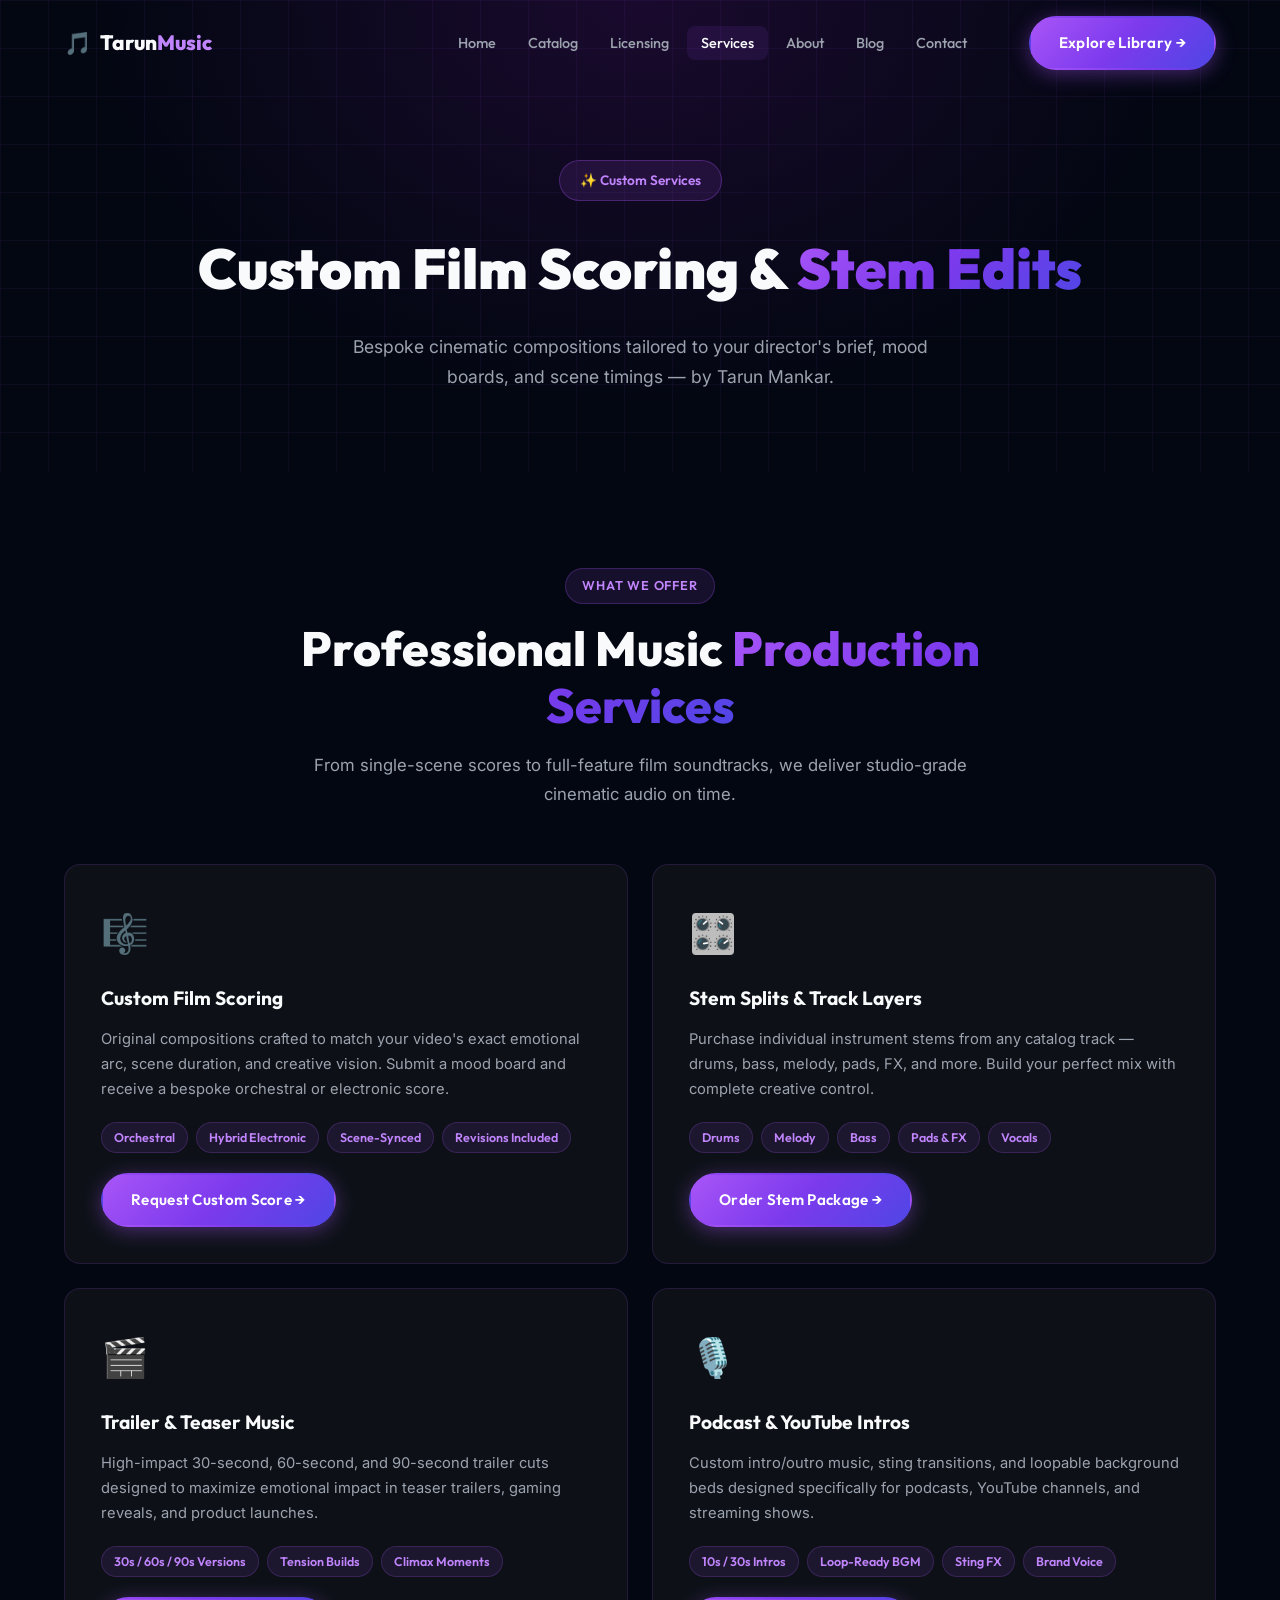
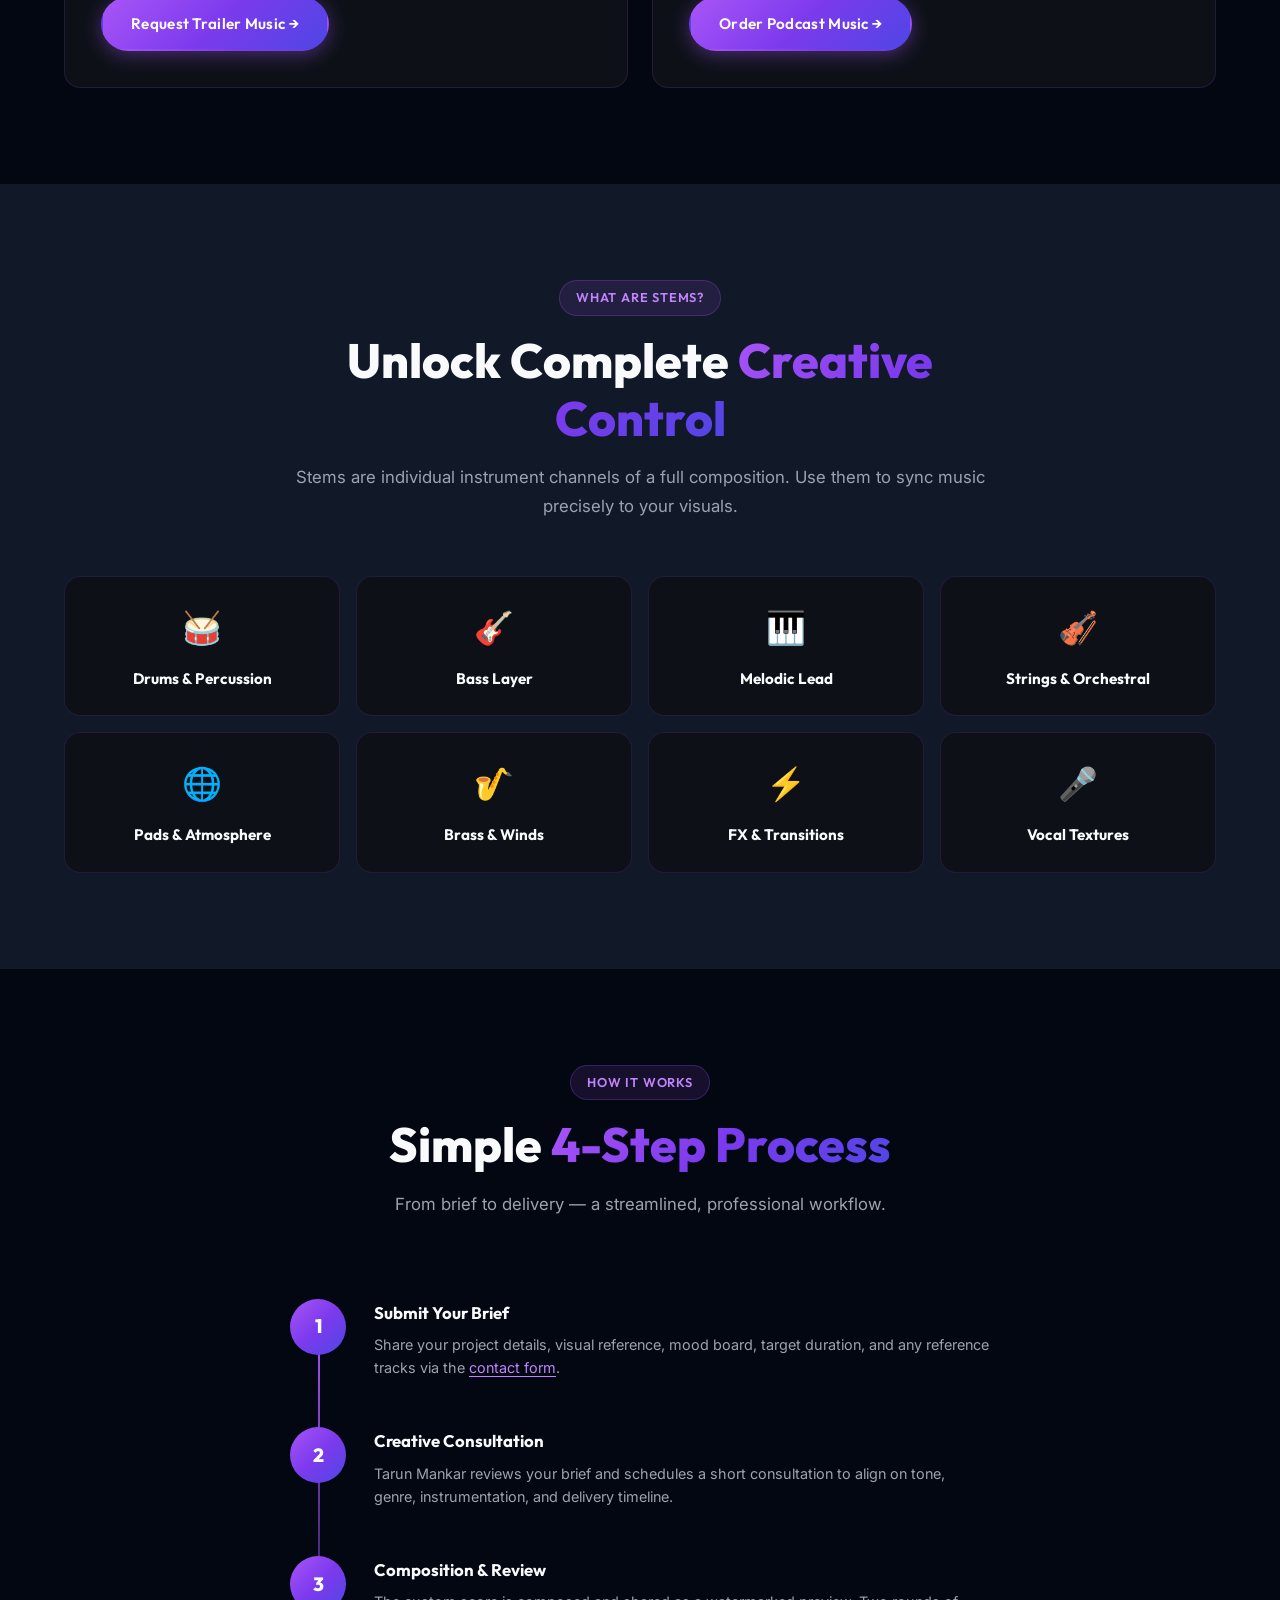
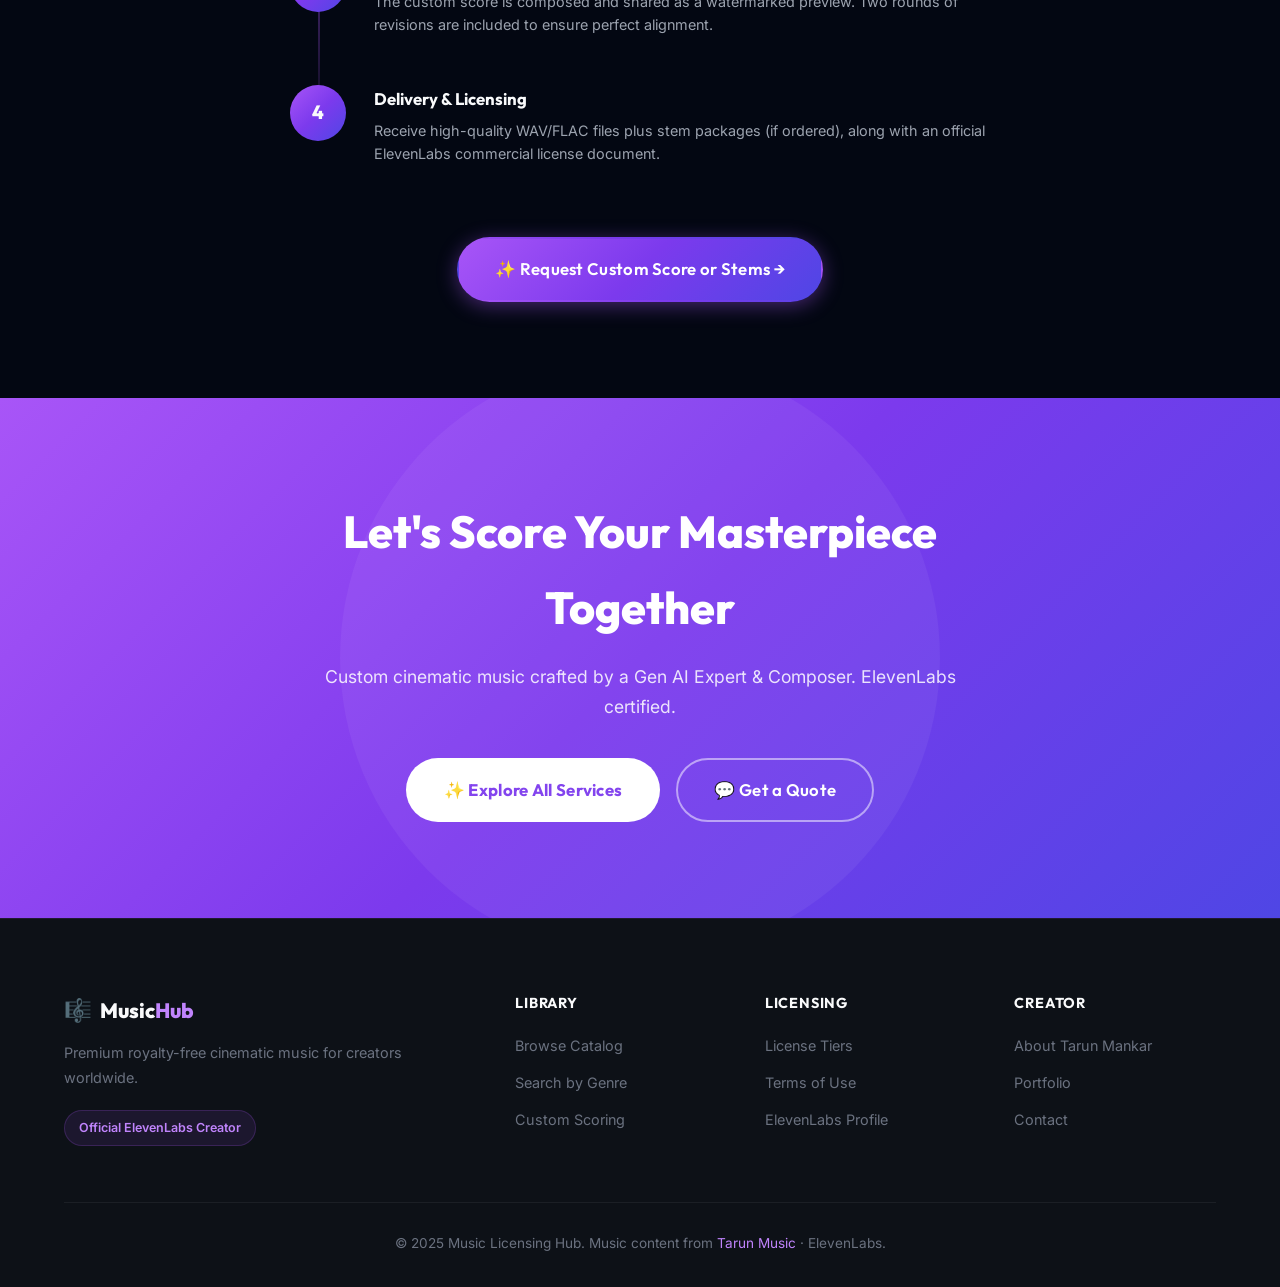
<file: services.html>
<!DOCTYPE html>
<html lang="en">
<head>
  <meta charset="UTF-8" />
  <meta name="viewport" content="width=device-width, initial-scale=1.0" />
  <title>Custom Film Scoring & Stem Edits — Services | Music Licensing Hub</title>
  <meta name="description" content="Custom cinematic music composition, stem splits, and bespoke film scoring by Tarun Mankar. Tailored to your director's brief. ElevenLabs certified. Request a custom score today." />
  <meta name="keywords" content="custom film scoring, stem edits, bespoke music composition, tarun mankar composer, cinematic music producer, custom background music" />
  <link rel="canonical" href="https://tarunmankar.github.io/music-licensing-hub/services.html" />
  <link rel="preconnect" href="https://fonts.googleapis.com" />
  <link rel="preconnect" href="https://fonts.gstatic.com" crossorigin />
  <link href="https://fonts.googleapis.com/css2?family=Outfit:wght@300;400;500;600;700;800;900&family=Inter:wght@300;400;500;600&display=swap" rel="stylesheet" />
  <link rel="stylesheet" href="css/style.css" />
  <style>
    .process-steps {
      display: flex;
      flex-direction: column;
      gap: 0;
      position: relative;
      max-width: 700px;
      margin: 0 auto;
    }
    .process-steps::before {
      content: '';
      position: absolute;
      left: 28px;
      top: 48px;
      bottom: 48px;
      width: 2px;
      background: linear-gradient(to bottom, var(--primary), transparent);
    }
    .process-step {
      display: flex;
      gap: 28px;
      align-items: flex-start;
      padding: 24px 0;
      position: relative;
    }
    .step-num {
      width: 56px;
      height: 56px;
      flex-shrink: 0;
      border-radius: 50%;
      background: var(--gradient-main);
      display: flex;
      align-items: center;
      justify-content: center;
      font-family: var(--font-heading);
      font-weight: 800;
      font-size: 1.2rem;
      z-index: 1;
    }
    .step-content h4 {
      font-family: var(--font-heading);
      font-weight: 700;
      font-size: 1.05rem;
      margin-bottom: 6px;
    }
    .step-content p {
      color: var(--text-secondary);
      font-size: 0.9rem;
      line-height: 1.6;
    }
    .stem-grid {
      display: grid;
      grid-template-columns: repeat(4, 1fr);
      gap: 16px;
      margin-top: 32px;
    }
    .stem-item {
      background: var(--bg-card);
      border: 1px solid var(--bg-card-border);
      border-radius: var(--radius);
      padding: 24px 16px;
      text-align: center;
      transition: all var(--transition);
    }
    .stem-item:hover {
      border-color: rgba(168,85,247,0.5);
      transform: translateY(-4px);
    }
    .stem-icon { font-size: 2rem; margin-bottom: 10px; }
    .stem-name {
      font-family: var(--font-heading);
      font-weight: 700;
      font-size: 0.95rem;
    }
    @media (max-width: 768px) {
      .stem-grid { grid-template-columns: repeat(2, 1fr); }
    }
  </style>
</head>
<body>
  <nav class="navbar" id="navbar">
    <div class="nav-container">
      <a href="index.html" class="nav-logo">
        <span class="logo-icon">🎵</span>
        <span class="logo-text">Tarun<span class="logo-accent">Music</span></span>
      </a>
      <ul class="nav-links" id="navLinks">
        <li><a href="index.html" class="nav-link">Home</a></li>
        <li><a href="catalog.html" class="nav-link">Catalog</a></li>
        <li><a href="licensing.html" class="nav-link">Licensing</a></li>
        <li><a href="services.html" class="nav-link active">Services</a></li>
        <li><a href="about.html" class="nav-link">About</a></li>
        <li><a href="blog.html" class="nav-link">Blog</a></li>
        <li><a href="contact.html" class="nav-link">Contact</a></li>
      </ul>
      <a href="https://www.tarunmusic.co.in/catalog" target="_blank" rel="noopener" class="btn btn-primary nav-cta">Explore Library →</a>
      <button class="hamburger" id="hamburger" aria-label="Toggle menu">
        <span></span><span></span><span></span>
      </button>
    </div>
  </nav>

  <section class="page-hero">
    <div class="container">
      <div class="hero-badge">✨ Custom Services</div>
      <h1 class="page-hero-title">Custom Film Scoring &amp; <span class="gradient-text">Stem Edits</span></h1>
      <p class="page-hero-subtitle">Bespoke cinematic compositions tailored to your director's brief, mood boards, and scene timings — by Tarun Mankar.</p>
    </div>
  </section>

  <!-- Services Grid -->
  <section class="section" style="background: var(--bg-base);">
    <div class="container">
      <div class="section-header">
        <span class="section-tag">What We Offer</span>
        <h2 class="section-title">Professional Music <span class="gradient-text">Production Services</span></h2>
        <p class="section-subtitle">From single-scene scores to full-feature film soundtracks, we deliver studio-grade cinematic audio on time.</p>
      </div>

      <div class="services-grid">
        <div class="service-card" id="svc-custom-score">
          <div class="service-icon">🎼</div>
          <h3 class="service-title">Custom Film Scoring</h3>
          <p class="service-desc">Original compositions crafted to match your video's exact emotional arc, scene duration, and creative vision. Submit a mood board and receive a bespoke orchestral or electronic score.</p>
          <div class="service-tags">
            <span class="service-tag">Orchestral</span>
            <span class="service-tag">Hybrid Electronic</span>
            <span class="service-tag">Scene-Synced</span>
            <span class="service-tag">Revisions Included</span>
          </div>
          <div style="margin-top: 20px;">
            <a href="https://www.tarunmusic.co.in/services" target="_blank" rel="noopener" class="btn btn-primary" id="svc-score-cta">Request Custom Score →</a>
          </div>
        </div>

        <div class="service-card" id="svc-stems">
          <div class="service-icon">🎛️</div>
          <h3 class="service-title">Stem Splits &amp; Track Layers</h3>
          <p class="service-desc">Purchase individual instrument stems from any catalog track — drums, bass, melody, pads, FX, and more. Build your perfect mix with complete creative control.</p>
          <div class="service-tags">
            <span class="service-tag">Drums</span>
            <span class="service-tag">Melody</span>
            <span class="service-tag">Bass</span>
            <span class="service-tag">Pads &amp; FX</span>
            <span class="service-tag">Vocals</span>
          </div>
          <div style="margin-top: 20px;">
            <a href="https://www.tarunmusic.co.in/services" target="_blank" rel="noopener" class="btn btn-primary" id="svc-stems-cta">Order Stem Package →</a>
          </div>
        </div>

        <div class="service-card" id="svc-trailer">
          <div class="service-icon">🎬</div>
          <h3 class="service-title">Trailer &amp; Teaser Music</h3>
          <p class="service-desc">High-impact 30-second, 60-second, and 90-second trailer cuts designed to maximize emotional impact in teaser trailers, gaming reveals, and product launches.</p>
          <div class="service-tags">
            <span class="service-tag">30s / 60s / 90s Versions</span>
            <span class="service-tag">Tension Builds</span>
            <span class="service-tag">Climax Moments</span>
          </div>
          <div style="margin-top: 20px;">
            <a href="https://www.tarunmusic.co.in/services" target="_blank" rel="noopener" class="btn btn-primary" id="svc-trailer-cta">Request Trailer Music →</a>
          </div>
        </div>

        <div class="service-card" id="svc-podcast">
          <div class="service-icon">🎙️</div>
          <h3 class="service-title">Podcast &amp; YouTube Intros</h3>
          <p class="service-desc">Custom intro/outro music, sting transitions, and loopable background beds designed specifically for podcasts, YouTube channels, and streaming shows.</p>
          <div class="service-tags">
            <span class="service-tag">10s / 30s Intros</span>
            <span class="service-tag">Loop-Ready BGM</span>
            <span class="service-tag">Sting FX</span>
            <span class="service-tag">Brand Voice</span>
          </div>
          <div style="margin-top: 20px;">
            <a href="https://www.tarunmusic.co.in/services" target="_blank" rel="noopener" class="btn btn-primary" id="svc-podcast-cta">Order Podcast Music →</a>
          </div>
        </div>
      </div>
    </div>
  </section>

  <!-- Stem Anatomy -->
  <section class="section" style="background: var(--bg-card-2);">
    <div class="container">
      <div class="section-header">
        <span class="section-tag">What Are Stems?</span>
        <h2 class="section-title">Unlock Complete <span class="gradient-text">Creative Control</span></h2>
        <p class="section-subtitle">Stems are individual instrument channels of a full composition. Use them to sync music precisely to your visuals.</p>
      </div>
      <div class="stem-grid">
        <div class="stem-item"><div class="stem-icon">🥁</div><div class="stem-name">Drums &amp; Percussion</div></div>
        <div class="stem-item"><div class="stem-icon">🎸</div><div class="stem-name">Bass Layer</div></div>
        <div class="stem-item"><div class="stem-icon">🎹</div><div class="stem-name">Melodic Lead</div></div>
        <div class="stem-item"><div class="stem-icon">🎻</div><div class="stem-name">Strings &amp; Orchestral</div></div>
        <div class="stem-item"><div class="stem-icon">🌐</div><div class="stem-name">Pads &amp; Atmosphere</div></div>
        <div class="stem-item"><div class="stem-icon">🎷</div><div class="stem-name">Brass &amp; Winds</div></div>
        <div class="stem-item"><div class="stem-icon">⚡</div><div class="stem-name">FX &amp; Transitions</div></div>
        <div class="stem-item"><div class="stem-icon">🎤</div><div class="stem-name">Vocal Textures</div></div>
      </div>
    </div>
  </section>

  <!-- Process -->
  <section class="section" style="background: var(--bg-base);">
    <div class="container">
      <div class="section-header">
        <span class="section-tag">How It Works</span>
        <h2 class="section-title">Simple <span class="gradient-text">4-Step Process</span></h2>
        <p class="section-subtitle">From brief to delivery — a streamlined, professional workflow.</p>
      </div>
      <div class="process-steps">
        <div class="process-step">
          <div class="step-num">1</div>
          <div class="step-content">
            <h4>Submit Your Brief</h4>
            <p>Share your project details, visual reference, mood board, target duration, and any reference tracks via the <a href="https://www.tarunmusic.co.in/contact" target="_blank" rel="noopener" class="inline-link">contact form</a>.</p>
          </div>
        </div>
        <div class="process-step">
          <div class="step-num">2</div>
          <div class="step-content">
            <h4>Creative Consultation</h4>
            <p>Tarun Mankar reviews your brief and schedules a short consultation to align on tone, genre, instrumentation, and delivery timeline.</p>
          </div>
        </div>
        <div class="process-step">
          <div class="step-num">3</div>
          <div class="step-content">
            <h4>Composition &amp; Review</h4>
            <p>The custom score is composed and shared as a watermarked preview. Two rounds of revisions are included to ensure perfect alignment.</p>
          </div>
        </div>
        <div class="process-step">
          <div class="step-num">4</div>
          <div class="step-content">
            <h4>Delivery &amp; Licensing</h4>
            <p>Receive high-quality WAV/FLAC files plus stem packages (if ordered), along with an official ElevenLabs commercial license document.</p>
          </div>
        </div>
      </div>
      <div style="text-align:center; margin-top: 48px;">
        <a href="https://www.tarunmusic.co.in/services" target="_blank" rel="noopener" class="btn btn-primary btn-lg" id="services-main-cta">✨ Request Custom Score or Stems →</a>
      </div>
    </div>
  </section>

  <section class="cta-banner section">
    <div class="container">
      <div class="cta-inner">
        <div class="cta-orb"></div>
        <h2 class="cta-title">Let's Score Your Masterpiece Together</h2>
        <p class="cta-subtitle">Custom cinematic music crafted by a Gen AI Expert &amp; Composer. ElevenLabs certified.</p>
        <div class="cta-buttons">
          <a href="https://www.tarunmusic.co.in/services" target="_blank" rel="noopener" class="btn btn-white btn-lg" id="cta-services-main">✨ Explore All Services</a>
          <a href="contact.html" class="btn btn-outline-white btn-lg" id="cta-contact-svc">💬 Get a Quote</a>
        </div>
      </div>
    </div>
  </section>

  <footer class="footer">
    <div class="container">
      <div class="footer-grid">
        <div class="footer-brand"><a href="index.html" class="nav-logo"><span class="logo-icon">🎼</span><span class="logo-text">Music<span class="logo-accent">Hub</span></span></a><p class="footer-tagline">Premium royalty-free cinematic music for creators worldwide.</p><div class="footer-el-badge">Official ElevenLabs Creator</div></div>
        <div class="footer-col"><h4 class="footer-heading">Library</h4><ul class="footer-links"><li><a href="https://www.tarunmusic.co.in/catalog" target="_blank" rel="noopener">Browse Catalog</a></li><li><a href="https://www.tarunmusic.co.in/search" target="_blank" rel="noopener">Search by Genre</a></li><li><a href="https://www.tarunmusic.co.in/services" target="_blank" rel="noopener">Custom Scoring</a></li></ul></div>
        <div class="footer-col"><h4 class="footer-heading">Licensing</h4><ul class="footer-links"><li><a href="https://www.tarunmusic.co.in/licensing" target="_blank" rel="noopener">License Tiers</a></li><li><a href="https://www.tarunmusic.co.in/terms" target="_blank" rel="noopener">Terms of Use</a></li><li><a href="https://elevenlabs.io/app/music/explore/creator/LfAdKsiGjPdvt8Qcs1o6" target="_blank" rel="noopener">ElevenLabs Profile</a></li></ul></div>
        <div class="footer-col"><h4 class="footer-heading">Creator</h4><ul class="footer-links"><li><a href="https://www.tarunmusic.co.in/about" target="_blank" rel="noopener">About Tarun Mankar</a></li><li><a href="https://tarunmankar.github.io/" target="_blank" rel="noopener">Portfolio</a></li><li><a href="https://www.tarunmusic.co.in/contact" target="_blank" rel="noopener">Contact</a></li></ul></div>
      </div>
      <div class="footer-bottom"><p>© 2025 Music Licensing Hub. Music content from <a href="https://www.tarunmusic.co.in" target="_blank" rel="noopener">Tarun Music</a> &middot; ElevenLabs.</p></div>
    </div>
  </footer>

  <script src="js/main.js"></script>
</body>
</html>
</file>
<file: css/style.css>
/* =============================================
   Tarun Music Backlink Site — Main Stylesheet
   ============================================= */

@import url('https://fonts.googleapis.com/css2?family=Outfit:wght@300;400;500;600;700;800;900&family=Inter:wght@300;400;500;600&display=swap');

/* === CSS Variables === */
:root {
  --primary: #a855f7;
  --primary-dark: #7c3aed;
  --primary-light: #c084fc;
  --accent: #f59e0b;
  --accent-glow: #fbbf24;
  --bg-base: #030712;
  --bg-card: #0d1117;
  --bg-card-2: #111827;
  --bg-card-border: rgba(168,85,247,0.15);
  --text-primary: #f9fafb;
  --text-secondary: #9ca3af;
  --text-muted: #6b7280;
  --gradient-main: linear-gradient(135deg, #a855f7 0%, #7c3aed 50%, #4f46e5 100%);
  --gradient-accent: linear-gradient(135deg, #f59e0b 0%, #a855f7 100%);
  --gradient-hero: radial-gradient(ellipse at top, #1a0a2e 0%, #030712 60%);
  --shadow-glow: 0 0 40px rgba(168,85,247,0.3);
  --shadow-card: 0 4px 24px rgba(0,0,0,0.4);
  --radius: 16px;
  --radius-sm: 8px;
  --radius-lg: 24px;
  --transition: 0.3s cubic-bezier(0.4, 0, 0.2, 1);
  --font-heading: 'Outfit', sans-serif;
  --font-body: 'Inter', sans-serif;
}

/* === Reset === */
*, *::before, *::after { box-sizing: border-box; margin: 0; padding: 0; }

html {
  scroll-behavior: smooth;
  font-size: 16px;
}

body {
  font-family: var(--font-body);
  background: var(--bg-base);
  color: var(--text-primary);
  line-height: 1.7;
  overflow-x: hidden;
}

a { color: inherit; text-decoration: none; }
img { max-width: 100%; display: block; }
ul { list-style: none; }

.container {
  max-width: 1200px;
  margin: 0 auto;
  padding: 0 24px;
}

.section {
  padding: 96px 0;
}

/* === Gradient Text === */
.gradient-text {
  background: var(--gradient-main);
  -webkit-background-clip: text;
  -webkit-text-fill-color: transparent;
  background-clip: text;
}

/* === Inline Links === */
.inline-link {
  color: var(--primary-light);
  text-decoration: underline;
  text-underline-offset: 3px;
  transition: color var(--transition);
}
.inline-link:hover { color: var(--accent-glow); }

/* ===================== BUTTONS ===================== */
.btn {
  display: inline-flex;
  align-items: center;
  gap: 8px;
  padding: 12px 28px;
  border-radius: 50px;
  font-family: var(--font-heading);
  font-weight: 600;
  font-size: 0.95rem;
  letter-spacing: 0.3px;
  border: 2px solid transparent;
  cursor: pointer;
  transition: all var(--transition);
  white-space: nowrap;
  text-decoration: none;
}
.btn-lg { padding: 16px 36px; font-size: 1.05rem; }
.btn-primary {
  background: var(--gradient-main);
  color: #fff;
  border-color: transparent;
  box-shadow: 0 4px 20px rgba(168,85,247,0.4);
}
.btn-primary:hover {
  transform: translateY(-2px);
  box-shadow: 0 8px 32px rgba(168,85,247,0.6);
}
.btn-outline {
  background: transparent;
  color: var(--primary-light);
  border-color: var(--primary);
}
.btn-outline:hover {
  background: rgba(168,85,247,0.1);
  transform: translateY(-2px);
}
.btn-ghost {
  background: transparent;
  color: var(--text-secondary);
  border-color: rgba(156,163,175,0.3);
}
.btn-ghost:hover {
  color: var(--text-primary);
  border-color: rgba(156,163,175,0.6);
  transform: translateY(-2px);
}
.btn-white {
  background: #fff;
  color: var(--primary-dark);
  border-color: transparent;
  font-weight: 700;
}
.btn-white:hover {
  transform: translateY(-2px);
  box-shadow: 0 8px 32px rgba(255,255,255,0.3);
}
.btn-outline-white {
  background: transparent;
  color: #fff;
  border-color: rgba(255,255,255,0.5);
}
.btn-outline-white:hover {
  background: rgba(255,255,255,0.1);
  transform: translateY(-2px);
}

/* ===================== NAVBAR ===================== */
.navbar {
  position: fixed;
  top: 0;
  left: 0;
  right: 0;
  z-index: 1000;
  padding: 16px 0;
  background: transparent;
  transition: all var(--transition);
}
.navbar.scrolled {
  background: rgba(3,7,18,0.92);
  backdrop-filter: blur(20px);
  border-bottom: 1px solid rgba(168,85,247,0.15);
  padding: 12px 0;
}
.nav-container {
  max-width: 1200px;
  margin: 0 auto;
  padding: 0 24px;
  display: flex;
  align-items: center;
  gap: 32px;
}
.nav-logo {
  display: flex;
  align-items: center;
  gap: 8px;
  font-family: var(--font-heading);
  font-weight: 800;
  font-size: 1.3rem;
  flex-shrink: 0;
}
.logo-icon { font-size: 1.4rem; }
.logo-accent { color: var(--primary-light); }
.nav-links {
  display: flex;
  align-items: center;
  gap: 4px;
  margin-left: auto;
}
.nav-link {
  padding: 8px 14px;
  border-radius: 8px;
  font-family: var(--font-heading);
  font-weight: 500;
  font-size: 0.9rem;
  color: var(--text-secondary);
  transition: all var(--transition);
}
.nav-link:hover, .nav-link.active {
  color: var(--text-primary);
  background: rgba(168,85,247,0.1);
}
.nav-cta { margin-left: 16px; flex-shrink: 0; }
.hamburger {
  display: none;
  flex-direction: column;
  gap: 5px;
  cursor: pointer;
  background: none;
  border: none;
  padding: 4px;
  margin-left: auto;
}
.hamburger span {
  display: block;
  width: 24px;
  height: 2px;
  background: var(--text-primary);
  border-radius: 2px;
  transition: all var(--transition);
}

/* ===================== HERO ===================== */
.hero {
  position: relative;
  min-height: 100vh;
  display: flex;
  align-items: center;
  overflow: hidden;
  padding-top: 80px;
}
.hero-bg {
  position: absolute;
  inset: 0;
  background: var(--gradient-hero);
  z-index: 0;
}
.hero-grid {
  position: absolute;
  inset: 0;
  background-image:
    linear-gradient(rgba(168,85,247,0.05) 1px, transparent 1px),
    linear-gradient(90deg, rgba(168,85,247,0.05) 1px, transparent 1px);
  background-size: 48px 48px;
  mask-image: radial-gradient(ellipse at center, black 30%, transparent 80%);
}
.hero-orb {
  position: absolute;
  border-radius: 50%;
  filter: blur(80px);
  opacity: 0.5;
  animation: orbFloat 8s ease-in-out infinite;
}
.hero-orb-1 {
  width: 500px; height: 500px;
  background: radial-gradient(circle, #7c3aed 0%, transparent 70%);
  top: -100px; left: -100px;
  animation-delay: 0s;
}
.hero-orb-2 {
  width: 400px; height: 400px;
  background: radial-gradient(circle, #4f46e5 0%, transparent 70%);
  bottom: -80px; right: -80px;
  animation-delay: 3s;
}
.hero-orb-3 {
  width: 300px; height: 300px;
  background: radial-gradient(circle, #f59e0b 0%, transparent 70%);
  top: 50%; right: 25%;
  opacity: 0.2;
  animation-delay: 6s;
}
@keyframes orbFloat {
  0%, 100% { transform: translateY(0) scale(1); }
  50% { transform: translateY(-30px) scale(1.05); }
}
.hero-content {
  position: relative;
  z-index: 2;
  text-align: center;
  max-width: 900px;
  margin: 0 auto;
  padding: 40px 24px;
}
.hero-badge {
  display: inline-flex;
  align-items: center;
  gap: 8px;
  background: rgba(168,85,247,0.12);
  border: 1px solid rgba(168,85,247,0.3);
  border-radius: 50px;
  padding: 8px 20px;
  font-size: 0.85rem;
  font-family: var(--font-heading);
  font-weight: 600;
  color: var(--primary-light);
  margin-bottom: 28px;
  animation: fadeInDown 0.8s ease both;
}
.badge-dot {
  width: 8px; height: 8px;
  background: var(--primary-light);
  border-radius: 50%;
  animation: pulse 2s ease-in-out infinite;
}
@keyframes pulse {
  0%, 100% { opacity: 1; transform: scale(1); }
  50% { opacity: 0.5; transform: scale(0.8); }
}
.hero-title {
  font-family: var(--font-heading);
  font-size: clamp(1.6rem, 3.2vw, 2.6rem);
  font-weight: 900;
  line-height: 1.25;
  margin-bottom: 24px;
  animation: fadeInUp 0.8s ease 0.2s both;
}
.hero-subtitle {
  font-size: clamp(0.88rem, 1.6vw, 1.05rem);
  color: var(--text-secondary);
  max-width: 640px;
  margin: 0 auto 36px;
  animation: fadeInUp 0.8s ease 0.4s both;
}
.hero-subtitle strong { color: var(--text-primary); }
.hero-ctas {
  display: flex;
  align-items: center;
  justify-content: center;
  gap: 16px;
  flex-wrap: wrap;
  margin-bottom: 56px;
  animation: fadeInUp 0.8s ease 0.6s both;
}
.hero-stats {
  display: flex;
  align-items: center;
  justify-content: center;
  gap: 0;
  background: rgba(255,255,255,0.04);
  border: 1px solid rgba(168,85,247,0.2);
  border-radius: var(--radius);
  padding: 20px 32px;
  flex-wrap: wrap;
  animation: fadeInUp 0.8s ease 0.8s both;
}
.stat-item {
  display: flex;
  flex-direction: column;
  align-items: center;
  gap: 4px;
  padding: 0 28px;
}
.stat-number {
  font-family: var(--font-heading);
  font-size: 1.8rem;
  font-weight: 800;
  background: var(--gradient-main);
  -webkit-background-clip: text;
  -webkit-text-fill-color: transparent;
  background-clip: text;
}
.stat-label {
  font-size: 0.8rem;
  color: var(--text-muted);
  font-weight: 500;
}
.stat-divider {
  width: 1px;
  height: 40px;
  background: rgba(168,85,247,0.2);
}
.hero-scroll-indicator {
  position: absolute;
  bottom: 32px;
  left: 50%;
  transform: translateX(-50%);
  z-index: 2;
}
.scroll-dot {
  width: 24px; height: 40px;
  border: 2px solid rgba(168,85,247,0.4);
  border-radius: 12px;
  position: relative;
}
.scroll-dot::after {
  content: '';
  position: absolute;
  top: 6px; left: 50%;
  transform: translateX(-50%);
  width: 4px; height: 8px;
  background: var(--primary-light);
  border-radius: 2px;
  animation: scrollBounce 1.5s ease-in-out infinite;
}
@keyframes scrollBounce {
  0%, 100% { transform: translateX(-50%) translateY(0); opacity: 1; }
  100% { transform: translateX(-50%) translateY(12px); opacity: 0; }
}

/* Animations */
@keyframes fadeInUp {
  from { opacity: 0; transform: translateY(30px); }
  to { opacity: 1; transform: translateY(0); }
}
@keyframes fadeInDown {
  from { opacity: 0; transform: translateY(-20px); }
  to { opacity: 1; transform: translateY(0); }
}
.reveal {
  opacity: 0;
  transform: translateY(32px);
  transition: opacity 0.7s ease, transform 0.7s ease;
}
.reveal.visible {
  opacity: 1;
  transform: translateY(0);
}

/* ===================== TRUST BANNER ===================== */
.trust-banner {
  background: rgba(168,85,247,0.06);
  border-top: 1px solid rgba(168,85,247,0.15);
  border-bottom: 1px solid rgba(168,85,247,0.15);
  padding: 20px 0;
}
.trust-inner {
  display: flex;
  align-items: center;
  gap: 28px;
  flex-wrap: wrap;
  justify-content: center;
}
.trust-label {
  font-family: var(--font-heading);
  font-weight: 600;
  font-size: 0.85rem;
  color: var(--text-muted);
  text-transform: uppercase;
  letter-spacing: 1px;
}
.trust-items {
  display: flex;
  align-items: center;
  gap: 20px;
  flex-wrap: wrap;
  justify-content: center;
}
.trust-item {
  display: flex;
  align-items: center;
  gap: 8px;
  font-size: 0.9rem;
  font-weight: 500;
  color: var(--text-secondary);
}
.trust-icon { font-size: 1rem; }

/* ===================== SECTION HEADERS ===================== */
.section-header {
  text-align: center;
  max-width: 700px;
  margin: 0 auto 56px;
}
.section-tag {
  display: inline-block;
  background: rgba(168,85,247,0.12);
  border: 1px solid rgba(168,85,247,0.25);
  color: var(--primary-light);
  border-radius: 50px;
  padding: 6px 16px;
  font-size: 0.8rem;
  font-family: var(--font-heading);
  font-weight: 600;
  letter-spacing: 0.8px;
  text-transform: uppercase;
  margin-bottom: 16px;
}
.section-title {
  font-family: var(--font-heading);
  font-size: clamp(1.8rem, 4vw, 3rem);
  font-weight: 800;
  line-height: 1.2;
  margin-bottom: 16px;
}
.section-subtitle {
  color: var(--text-secondary);
  font-size: 1.05rem;
  line-height: 1.7;
}

/* ===================== GENRES ===================== */
.genres-section { background: var(--bg-base); }
.genres-grid {
  display: grid;
  grid-template-columns: repeat(3, 1fr);
  gap: 20px;
}
.genre-card {
  background: var(--bg-card);
  border: 1px solid var(--bg-card-border);
  border-radius: var(--radius);
  padding: 32px 28px;
  display: flex;
  flex-direction: column;
  gap: 12px;
  cursor: pointer;
  transition: all var(--transition);
  text-decoration: none;
  position: relative;
  overflow: hidden;
}
.genre-card::before {
  content: '';
  position: absolute;
  inset: 0;
  background: var(--gradient-main);
  opacity: 0;
  transition: opacity var(--transition);
}
.genre-card:hover {
  transform: translateY(-6px);
  border-color: rgba(168,85,247,0.5);
  box-shadow: var(--shadow-glow);
}
.genre-card:hover::before { opacity: 0.05; }
.genre-card-custom {
  background: linear-gradient(135deg, rgba(245,158,11,0.08) 0%, rgba(168,85,247,0.08) 100%);
  border-color: rgba(245,158,11,0.2);
}
.genre-icon-wrap {
  font-size: 2.2rem;
  position: relative;
  z-index: 1;
}
.genre-name {
  font-family: var(--font-heading);
  font-size: 1.15rem;
  font-weight: 700;
  position: relative;
  z-index: 1;
}
.genre-desc {
  font-size: 0.9rem;
  color: var(--text-secondary);
  line-height: 1.6;
  flex-grow: 1;
  position: relative;
  z-index: 1;
}
.genre-link {
  font-family: var(--font-heading);
  font-size: 0.85rem;
  font-weight: 600;
  color: var(--primary-light);
  position: relative;
  z-index: 1;
  transition: color var(--transition);
}
.genre-card:hover .genre-link { color: var(--accent-glow); }

/* ===================== WHY SECTION ===================== */
.why-section { background: var(--bg-card-2); }
.why-inner {
  display: grid;
  grid-template-columns: 1fr 1fr;
  gap: 64px;
  align-items: center;
}
.why-features { display: flex; flex-direction: column; gap: 28px; margin: 32px 0; }
.why-feature { display: flex; gap: 16px; align-items: flex-start; }
.feature-icon {
  font-size: 1.6rem;
  flex-shrink: 0;
  width: 48px;
  height: 48px;
  display: flex;
  align-items: center;
  justify-content: center;
  background: rgba(168,85,247,0.1);
  border-radius: var(--radius-sm);
  border: 1px solid rgba(168,85,247,0.2);
}
.feature-text h4 {
  font-family: var(--font-heading);
  font-weight: 700;
  margin-bottom: 6px;
}
.feature-text p { font-size: 0.9rem; color: var(--text-secondary); }

/* Visual Card */
.visual-card {
  background: var(--bg-card);
  border: 1px solid rgba(168,85,247,0.25);
  border-radius: var(--radius-lg);
  overflow: hidden;
  box-shadow: var(--shadow-glow);
}
.vc-header {
  background: rgba(168,85,247,0.08);
  border-bottom: 1px solid rgba(168,85,247,0.15);
  padding: 14px 20px;
  display: flex;
  align-items: center;
  gap: 8px;
}
.vc-dot { width: 12px; height: 12px; border-radius: 50%; }
.vc-dot.red { background: #ef4444; }
.vc-dot.yellow { background: #f59e0b; }
.vc-dot.green { background: #10b981; }
.vc-title {
  margin-left: auto;
  font-family: var(--font-heading);
  font-size: 0.85rem;
  color: var(--text-muted);
}
.vc-body { padding: 28px; }
.vc-badge {
  display: inline-block;
  background: rgba(16,185,129,0.15);
  border: 1px solid rgba(16,185,129,0.3);
  color: #10b981;
  border-radius: 50px;
  padding: 4px 14px;
  font-size: 0.75rem;
  font-weight: 700;
  letter-spacing: 1px;
  margin-bottom: 16px;
}
.vc-name {
  font-family: var(--font-heading);
  font-size: 1.5rem;
  font-weight: 800;
  background: var(--gradient-main);
  -webkit-background-clip: text;
  -webkit-text-fill-color: transparent;
  background-clip: text;
}
.vc-sub { font-size: 0.85rem; color: var(--text-muted); margin-top: 4px; }
.vc-divider { height: 1px; background: rgba(168,85,247,0.15); margin: 20px 0; }
.vc-row {
  display: flex;
  justify-content: space-between;
  align-items: center;
  padding: 8px 0;
  border-bottom: 1px solid rgba(255,255,255,0.04);
  font-size: 0.9rem;
}
.vc-row span { color: var(--text-muted); }
.vc-row strong { font-family: var(--font-heading); }
.vc-row .safe { color: #10b981; }
.vc-issuer {
  margin-top: 20px;
  font-size: 0.78rem;
  color: var(--text-muted);
  text-align: center;
  font-style: italic;
}

/* ===================== LICENSING PREVIEW ===================== */
.licensing-preview { background: var(--bg-base); }
.license-cards {
  display: grid;
  grid-template-columns: repeat(3, 1fr);
  gap: 20px;
}
.license-card {
  background: var(--bg-card);
  border: 1px solid var(--bg-card-border);
  border-radius: var(--radius);
  padding: 36px 28px;
  position: relative;
  transition: all var(--transition);
}
.license-card:hover {
  transform: translateY(-4px);
  box-shadow: var(--shadow-card);
}
.license-card-featured {
  background: linear-gradient(135deg, rgba(168,85,247,0.1) 0%, rgba(79,70,229,0.1) 100%);
  border-color: rgba(168,85,247,0.4);
  box-shadow: var(--shadow-glow);
}
.lc-badge {
  position: absolute;
  top: -1px;
  right: 20px;
  background: var(--gradient-main);
  color: #fff;
  font-size: 0.75rem;
  font-weight: 700;
  font-family: var(--font-heading);
  padding: 5px 14px;
  border-radius: 0 0 8px 8px;
  letter-spacing: 0.5px;
}
.lc-icon { font-size: 2rem; margin-bottom: 12px; }
.lc-title {
  font-family: var(--font-heading);
  font-size: 1.3rem;
  font-weight: 700;
  margin-bottom: 10px;
}
.lc-desc { font-size: 0.9rem; color: var(--text-secondary); margin-bottom: 20px; line-height: 1.6; }
.lc-features { display: flex; flex-direction: column; gap: 8px; margin-bottom: 28px; }
.lc-features li { font-size: 0.88rem; color: var(--text-secondary); }
.lc-btn { width: 100%; justify-content: center; }
.license-footer {
  text-align: center;
  margin-top: 32px;
  color: var(--text-muted);
  font-size: 0.95rem;
}

/* ===================== CREATOR SECTION ===================== */
.creator-section { background: var(--bg-card-2); }
.creator-inner {
  display: grid;
  grid-template-columns: 380px 1fr;
  gap: 64px;
  align-items: center;
}
.creator-visual { display: flex; flex-direction: column; align-items: center; gap: 24px; }
.creator-avatar {
  position: relative;
  width: 180px;
  height: 180px;
}
.avatar-ring {
  position: absolute;
  inset: -4px;
  border-radius: 50%;
  background: var(--gradient-main);
  animation: spin 4s linear infinite;
}
@keyframes spin { from { transform: rotate(0deg); } to { transform: rotate(360deg); } }
.avatar-inner {
  position: absolute;
  inset: 4px;
  border-radius: 50%;
  background: var(--bg-card-2);
  display: flex;
  align-items: center;
  justify-content: center;
  font-family: var(--font-heading);
  font-size: 3.5rem;
  font-weight: 900;
  background: linear-gradient(135deg, var(--bg-card-2) 0%, var(--bg-card) 100%);
}
.creator-badges { display: flex; flex-direction: column; gap: 10px; align-items: center; }
.cb-badge {
  background: rgba(168,85,247,0.08);
  border: 1px solid rgba(168,85,247,0.2);
  border-radius: 50px;
  padding: 6px 16px;
  font-size: 0.82rem;
  font-family: var(--font-heading);
  font-weight: 600;
  color: var(--primary-light);
  white-space: nowrap;
}
.creator-bio {
  color: var(--text-secondary);
  line-height: 1.8;
  margin-bottom: 16px;
}
.creator-links {
  display: flex;
  gap: 12px;
  flex-wrap: wrap;
  margin-top: 24px;
}

/* ===================== CTA BANNER ===================== */
.cta-banner {
  background: var(--gradient-main);
  position: relative;
  overflow: hidden;
}
.cta-inner {
  text-align: center;
  position: relative;
  z-index: 1;
  max-width: 700px;
  margin: 0 auto;
}
.cta-orb {
  position: absolute;
  width: 600px;
  height: 600px;
  background: rgba(255,255,255,0.05);
  border-radius: 50%;
  top: 50%;
  left: 50%;
  transform: translate(-50%, -50%);
  z-index: 0;
}
.cta-title {
  font-family: var(--font-heading);
  font-size: clamp(1.8rem, 4vw, 2.8rem);
  font-weight: 800;
  color: #fff;
  margin-bottom: 16px;
}
.cta-subtitle {
  font-size: 1.1rem;
  color: rgba(255,255,255,0.85);
  margin-bottom: 36px;
}
.cta-buttons { display: flex; gap: 16px; justify-content: center; flex-wrap: wrap; }

/* ===================== FOOTER ===================== */
.footer {
  background: var(--bg-card);
  border-top: 1px solid rgba(168,85,247,0.12);
  padding: 72px 0 32px;
}
.footer-grid {
  display: grid;
  grid-template-columns: 2fr 1fr 1fr 1fr;
  gap: 48px;
  margin-bottom: 56px;
}
.footer-tagline {
  color: var(--text-muted);
  font-size: 0.9rem;
  margin: 12px 0 20px;
  line-height: 1.7;
}
.footer-el-badge {
  display: inline-flex;
  align-items: center;
  gap: 8px;
  background: rgba(168,85,247,0.1);
  border: 1px solid rgba(168,85,247,0.2);
  border-radius: 50px;
  padding: 6px 14px;
  font-size: 0.78rem;
  color: var(--primary-light);
  font-weight: 600;
}
.footer-heading {
  font-family: var(--font-heading);
  font-size: 0.9rem;
  font-weight: 700;
  color: var(--text-primary);
  text-transform: uppercase;
  letter-spacing: 0.8px;
  margin-bottom: 16px;
}
.footer-links { display: flex; flex-direction: column; gap: 10px; }
.footer-links a {
  font-size: 0.9rem;
  color: var(--text-muted);
  transition: color var(--transition);
}
.footer-links a:hover { color: var(--primary-light); }
.footer-bottom {
  border-top: 1px solid rgba(255,255,255,0.06);
  padding-top: 28px;
  text-align: center;
  color: var(--text-muted);
  font-size: 0.85rem;
  line-height: 1.8;
}
.footer-bottom a { color: var(--primary-light); }
.footer-disclaimer { margin-top: 6px; font-size: 0.78rem; }

/* ===================== PAGE HERO (inner pages) ===================== */
.page-hero {
  background: var(--gradient-hero);
  padding: 160px 0 80px;
  text-align: center;
  position: relative;
  overflow: hidden;
}
.page-hero::before {
  content: '';
  position: absolute;
  inset: 0;
  background-image:
    linear-gradient(rgba(168,85,247,0.06) 1px, transparent 1px),
    linear-gradient(90deg, rgba(168,85,247,0.06) 1px, transparent 1px);
  background-size: 48px 48px;
}
.page-hero .hero-badge { margin: 0 auto 20px; }
.page-hero-title {
  font-family: var(--font-heading);
  font-size: clamp(2rem, 5vw, 3.5rem);
  font-weight: 900;
  margin-bottom: 16px;
  position: relative;
}
.page-hero-subtitle {
  font-size: 1.1rem;
  color: var(--text-secondary);
  max-width: 600px;
  margin: 0 auto;
  position: relative;
}

/* ===================== BLOG CARDS ===================== */
.blog-grid {
  display: grid;
  grid-template-columns: repeat(3, 1fr);
  gap: 24px;
}
.blog-card {
  background: var(--bg-card);
  border: 1px solid var(--bg-card-border);
  border-radius: var(--radius);
  overflow: hidden;
  transition: all var(--transition);
  text-decoration: none;
  display: flex;
  flex-direction: column;
}
.blog-card:hover {
  transform: translateY(-6px);
  border-color: rgba(168,85,247,0.4);
  box-shadow: var(--shadow-glow);
}
.blog-card-thumb {
  height: 180px;
  background: var(--gradient-main);
  display: flex;
  align-items: center;
  justify-content: center;
  font-size: 3rem;
  position: relative;
  overflow: hidden;
}
.blog-card-thumb::after {
  content: '';
  position: absolute;
  inset: 0;
  background: linear-gradient(to bottom, transparent 50%, rgba(0,0,0,0.5) 100%);
}
.blog-card-body { padding: 24px; flex-grow: 1; display: flex; flex-direction: column; }
.blog-tag {
  font-size: 0.75rem;
  font-family: var(--font-heading);
  font-weight: 600;
  color: var(--primary-light);
  text-transform: uppercase;
  letter-spacing: 0.8px;
  margin-bottom: 10px;
}
.blog-title {
  font-family: var(--font-heading);
  font-size: 1.05rem;
  font-weight: 700;
  line-height: 1.4;
  margin-bottom: 10px;
  flex-grow: 1;
}
.blog-excerpt {
  font-size: 0.88rem;
  color: var(--text-secondary);
  line-height: 1.6;
  margin-bottom: 16px;
}
.blog-meta {
  display: flex;
  align-items: center;
  gap: 12px;
  font-size: 0.8rem;
  color: var(--text-muted);
}
.blog-read-more {
  color: var(--primary-light);
  font-weight: 600;
  font-size: 0.85rem;
}

/* ===================== ARTICLE PAGE ===================== */
.article-content {
  max-width: 820px;
  margin: 0 auto;
  padding: 80px 24px;
}
.article-content h2 {
  font-family: var(--font-heading);
  font-size: 1.7rem;
  font-weight: 700;
  margin: 48px 0 16px;
  color: var(--text-primary);
}
.article-content h3 {
  font-family: var(--font-heading);
  font-size: 1.3rem;
  font-weight: 600;
  margin: 32px 0 12px;
  color: var(--primary-light);
}
.article-content p {
  color: var(--text-secondary);
  margin-bottom: 20px;
  font-size: 1.02rem;
  line-height: 1.85;
}
.article-content ul {
  list-style: disc;
  padding-left: 24px;
  margin-bottom: 20px;
}
.article-content ul li {
  color: var(--text-secondary);
  margin-bottom: 8px;
  font-size: 1rem;
}
.article-meta {
  display: flex;
  align-items: center;
  gap: 16px;
  margin-bottom: 40px;
  padding-bottom: 32px;
  border-bottom: 1px solid rgba(255,255,255,0.08);
  flex-wrap: wrap;
}
.article-author {
  display: flex;
  align-items: center;
  gap: 10px;
}
.author-avatar-sm {
  width: 40px; height: 40px;
  border-radius: 50%;
  background: var(--gradient-main);
  display: flex;
  align-items: center;
  justify-content: center;
  font-weight: 700;
  font-size: 0.9rem;
}
.article-callout {
  background: rgba(168,85,247,0.08);
  border-left: 4px solid var(--primary);
  border-radius: 0 var(--radius-sm) var(--radius-sm) 0;
  padding: 20px 24px;
  margin: 32px 0;
}
.article-callout p { margin: 0; }

/* ===================== SERVICES ===================== */
.services-grid {
  display: grid;
  grid-template-columns: repeat(2, 1fr);
  gap: 24px;
}
.service-card {
  background: var(--bg-card);
  border: 1px solid var(--bg-card-border);
  border-radius: var(--radius);
  padding: 36px;
  transition: all var(--transition);
}
.service-card:hover {
  transform: translateY(-4px);
  border-color: rgba(168,85,247,0.4);
  box-shadow: var(--shadow-glow);
}
.service-icon { font-size: 2.4rem; margin-bottom: 16px; }
.service-title {
  font-family: var(--font-heading);
  font-size: 1.2rem;
  font-weight: 700;
  margin-bottom: 12px;
}
.service-desc { font-size: 0.92rem; color: var(--text-secondary); line-height: 1.7; margin-bottom: 20px; }
.service-tags { display: flex; flex-wrap: wrap; gap: 8px; }
.service-tag {
  background: rgba(168,85,247,0.1);
  border: 1px solid rgba(168,85,247,0.2);
  border-radius: 50px;
  padding: 4px 12px;
  font-size: 0.78rem;
  font-family: var(--font-heading);
  font-weight: 600;
  color: var(--primary-light);
}

/* ===================== CONTACT ===================== */
.contact-grid {
  display: grid;
  grid-template-columns: 1fr 1fr;
  gap: 48px;
  align-items: start;
}
.contact-info { display: flex; flex-direction: column; gap: 24px; }
.contact-item {
  display: flex;
  align-items: flex-start;
  gap: 16px;
  background: var(--bg-card);
  border: 1px solid var(--bg-card-border);
  border-radius: var(--radius);
  padding: 24px;
}
.contact-icon {
  font-size: 1.6rem;
  width: 48px;
  height: 48px;
  flex-shrink: 0;
  display: flex;
  align-items: center;
  justify-content: center;
  background: rgba(168,85,247,0.1);
  border-radius: var(--radius-sm);
}
.contact-item h4 {
  font-family: var(--font-heading);
  font-weight: 700;
  margin-bottom: 4px;
}
.contact-item a {
  color: var(--primary-light);
  font-size: 0.9rem;
}
.contact-form {
  background: var(--bg-card);
  border: 1px solid var(--bg-card-border);
  border-radius: var(--radius);
  padding: 36px;
}
.form-group { margin-bottom: 20px; }
.form-label {
  display: block;
  font-family: var(--font-heading);
  font-weight: 600;
  font-size: 0.88rem;
  margin-bottom: 8px;
  color: var(--text-secondary);
}
.form-input, .form-textarea, .form-select {
  width: 100%;
  background: rgba(255,255,255,0.04);
  border: 1px solid rgba(168,85,247,0.2);
  border-radius: var(--radius-sm);
  padding: 12px 16px;
  color: var(--text-primary);
  font-family: var(--font-body);
  font-size: 0.95rem;
  transition: border-color var(--transition);
  outline: none;
}
.form-input:focus, .form-textarea:focus, .form-select:focus {
  border-color: var(--primary);
  background: rgba(168,85,247,0.05);
}
.form-textarea { resize: vertical; min-height: 120px; }
.form-select option { background: var(--bg-card); }

/* ===================== ANCHOR MATRIX TABLE ===================== */
.anchor-table {
  width: 100%;
  border-collapse: collapse;
  font-size: 0.9rem;
}
.anchor-table th {
  background: rgba(168,85,247,0.1);
  border: 1px solid rgba(168,85,247,0.2);
  padding: 12px 16px;
  font-family: var(--font-heading);
  font-weight: 600;
  text-align: left;
  color: var(--primary-light);
}
.anchor-table td {
  border: 1px solid rgba(255,255,255,0.06);
  padding: 12px 16px;
  color: var(--text-secondary);
}
.anchor-table tr:nth-child(even) td { background: rgba(255,255,255,0.02); }
.anchor-table a { color: var(--primary-light); text-decoration: underline; text-underline-offset: 3px; }

/* ===================== RESPONSIVE ===================== */
@media (max-width: 1024px) {
  .genres-grid { grid-template-columns: repeat(2, 1fr); }
  .why-inner { grid-template-columns: 1fr; }
  .creator-inner { grid-template-columns: 1fr; text-align: center; }
  .creator-visual { flex-direction: row; justify-content: center; }
  .creator-links { justify-content: center; }
  .footer-grid { grid-template-columns: 1fr 1fr; }
  .contact-grid { grid-template-columns: 1fr; }
}
@media (max-width: 768px) {
  .nav-links, .nav-cta { display: none; }
  .hamburger { display: flex; }
  .nav-links.open {
    display: flex;
    flex-direction: column;
    position: fixed;
    top: 0; left: 0; right: 0; bottom: 0;
    background: var(--bg-base);
    align-items: center;
    justify-content: center;
    gap: 20px;
    z-index: 999;
  }
  .nav-links.open .nav-link { font-size: 1.3rem; }
  .hero-stats { gap: 16px; }
  .stat-divider { display: none; }
  .genres-grid { grid-template-columns: 1fr; }
  .license-cards { grid-template-columns: 1fr; }
  .blog-grid { grid-template-columns: 1fr; }
  .services-grid { grid-template-columns: 1fr; }
  .footer-grid { grid-template-columns: 1fr; gap: 32px; }
  .creator-visual { flex-direction: column; }
  .hero-ctas { flex-direction: column; align-items: center; }
  .cta-buttons { flex-direction: column; align-items: center; }
}
@media (max-width: 480px) {
  .section { padding: 64px 0; }
  .hero-stats { flex-direction: column; gap: 16px; }
  .why-inner { gap: 40px; }
}
</file>
